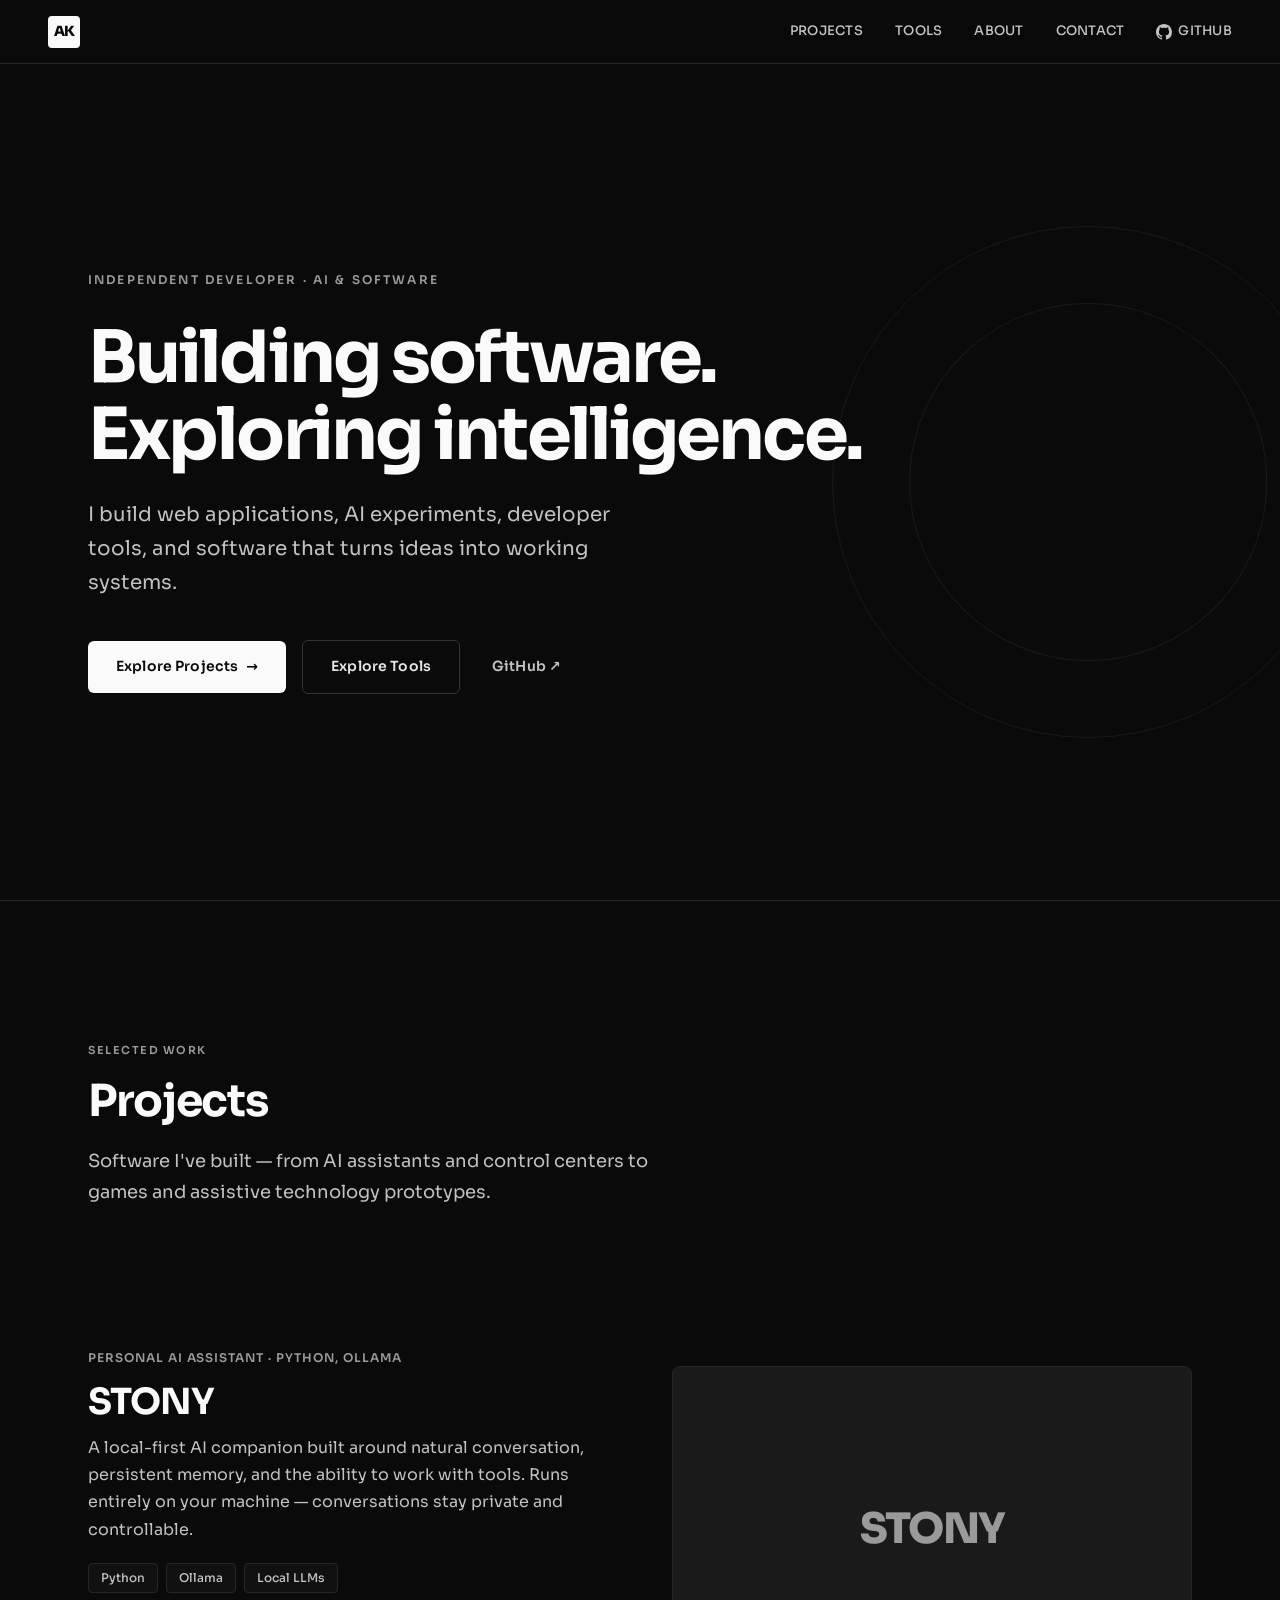
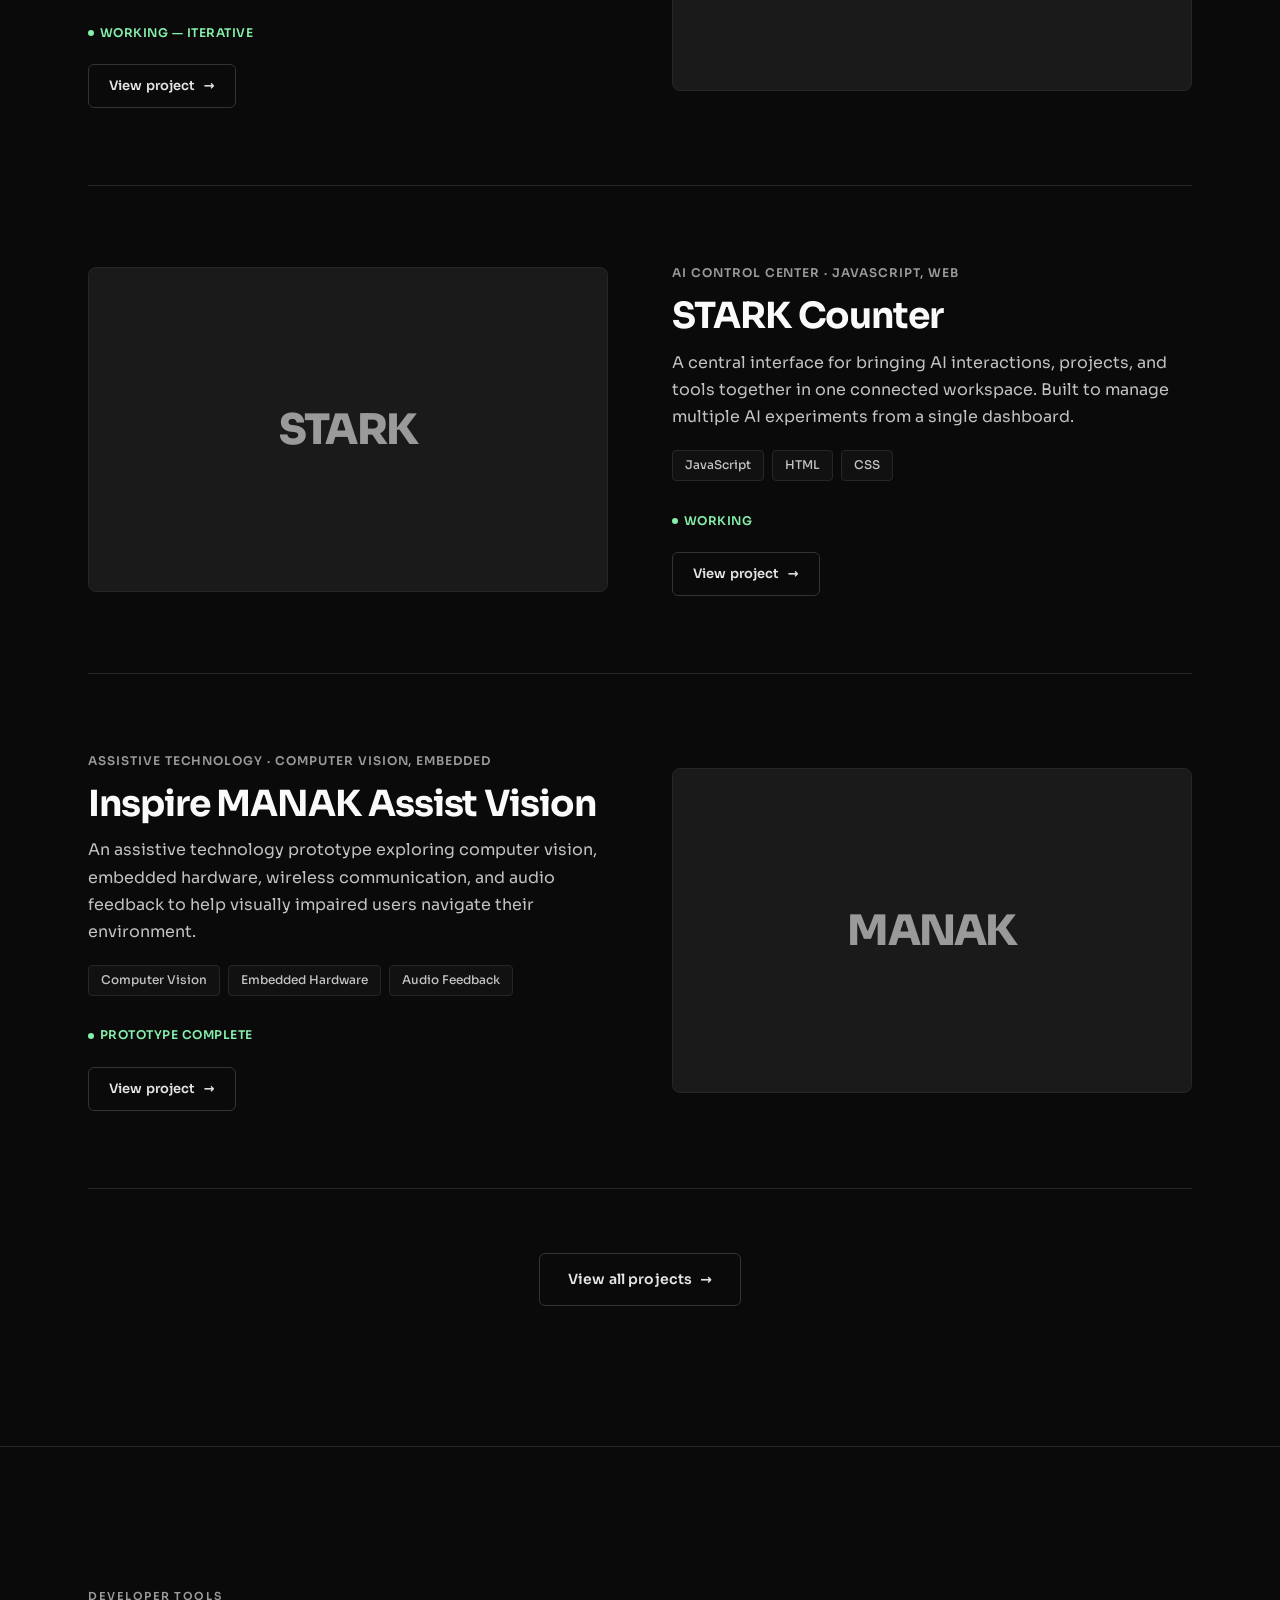
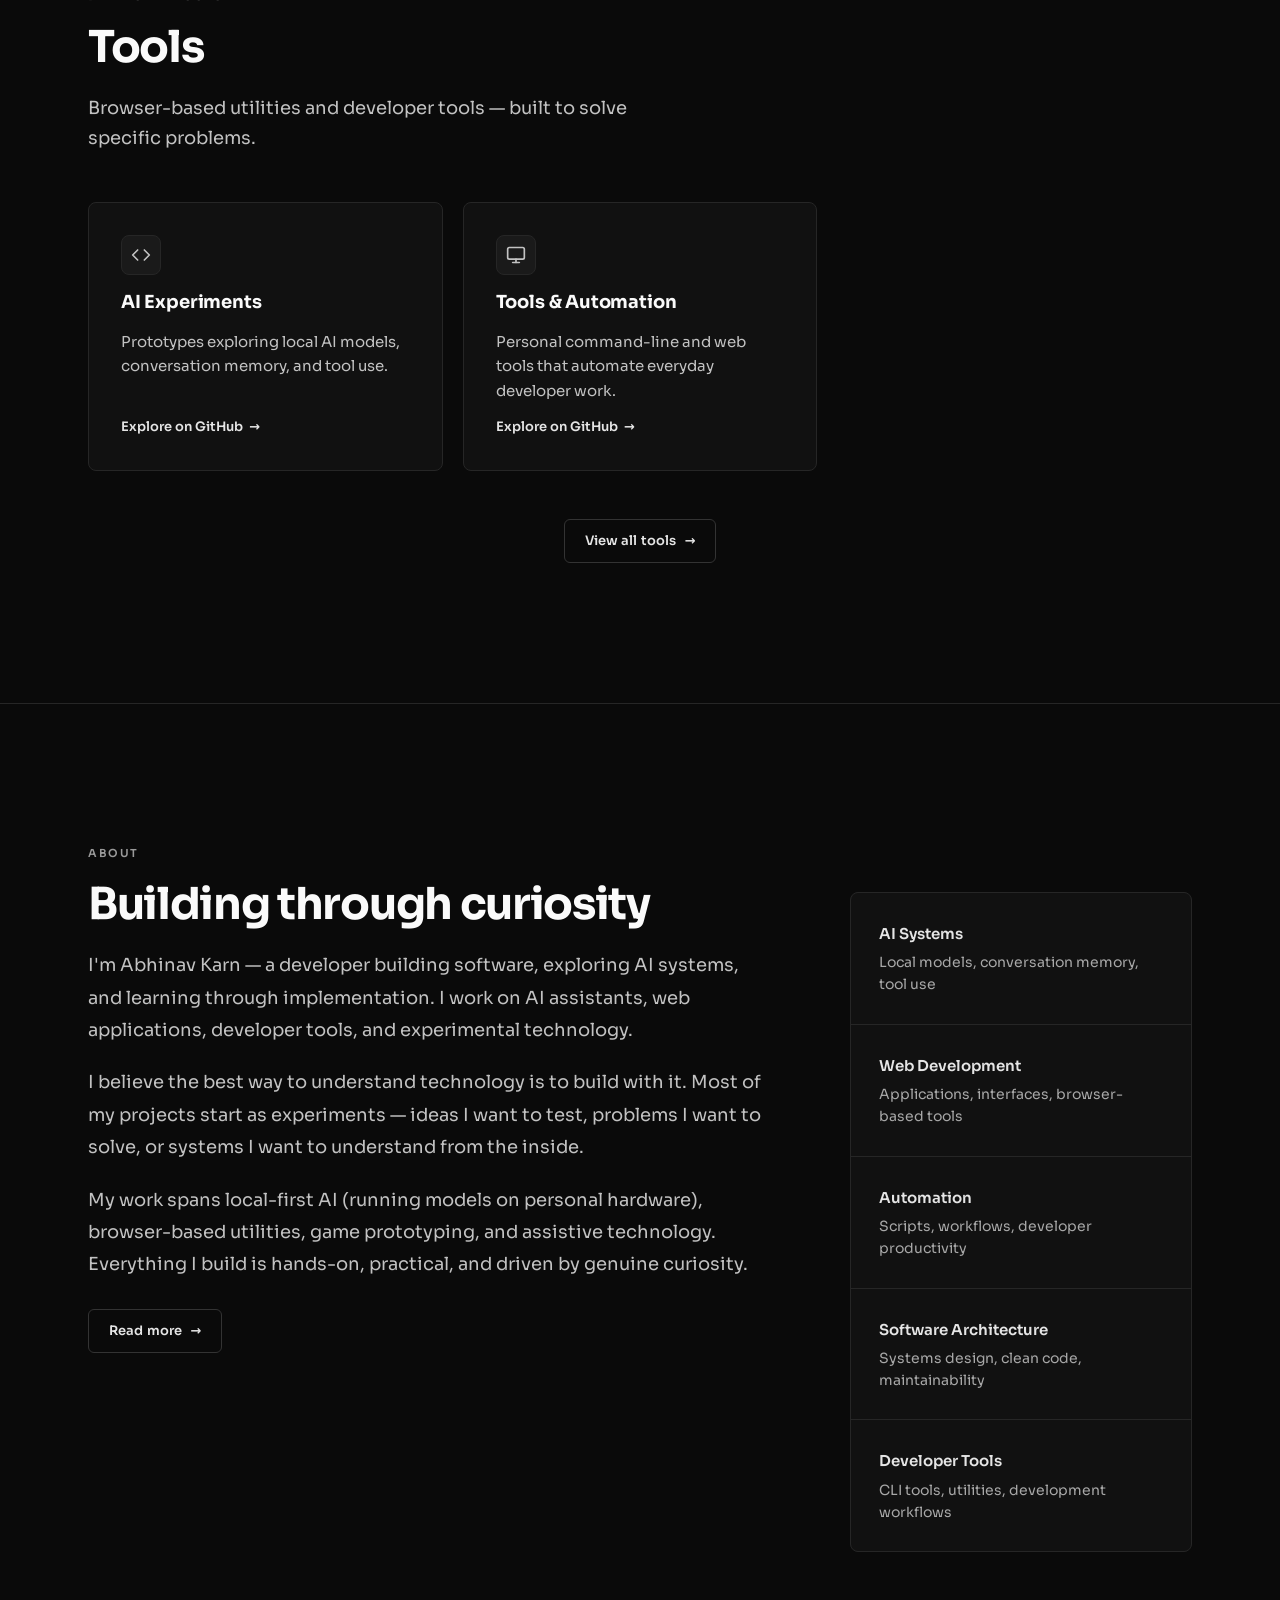
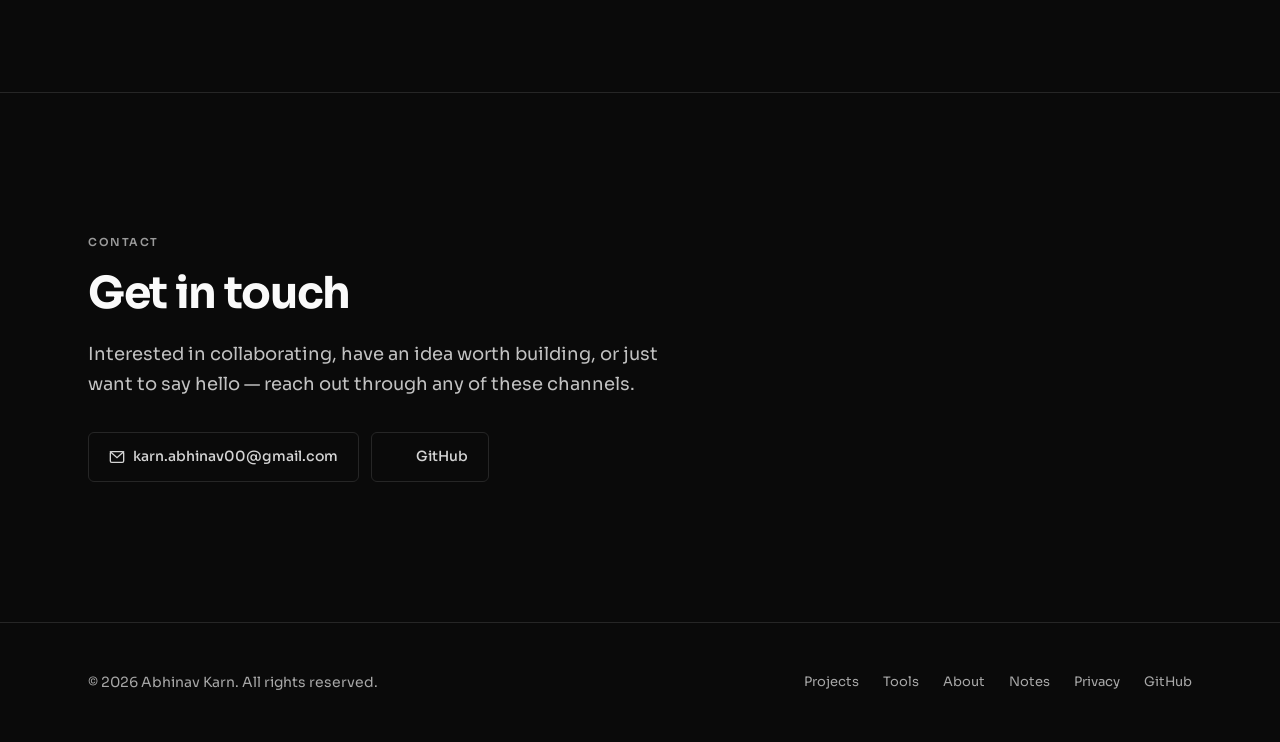
<file: index.html>
<!DOCTYPE html>
<html lang="en">
<head>
    <!-- Google Tag Manager (Ultra-optimized user-interaction and idle deferral) -->
    <script>
    window.dataLayer = window.dataLayer || [];
    function initGTM() {
        if (window.gtmDidInit) return;
        window.gtmDidInit = true;
        window.removeEventListener('scroll', initGTM);
        window.removeEventListener('pointerdown', initGTM);
        window.removeEventListener('touchstart', initGTM);
        window.removeEventListener('keydown', initGTM);
        (function(w,d,s,l,i){w[l]=w[l]||[];w[l].push({'gtm.start':
        new Date().getTime(),event:'gtm.js'});var f=d.getElementsByTagName(s)[0],
        j=d.createElement(s),dl=l!='dataLayer'?'&l='+l:'';j.async=true;j.src=
        'https://www.googletagmanager.com/gtm.js?id='+i+dl;f.parentNode.insertBefore(j,f);
        })(window,document,'script','dataLayer','GTM-N6VHCDK9');
    }
    window.addEventListener('scroll', initGTM, {passive: true, once: true});
    window.addEventListener('pointerdown', initGTM, {passive: true, once: true});
    window.addEventListener('touchstart', initGTM, {passive: true, once: true});
    window.addEventListener('keydown', initGTM, {passive: true, once: true});
    window.addEventListener('load', function() {
        if ('requestIdleCallback' in window) {
            requestIdleCallback(function() { setTimeout(initGTM, 2500); }, { timeout: 6000 });
        } else {
            setTimeout(initGTM, 4000);
        }
    }, { once: true });
    </script>
    <!-- End Google Tag Manager -->
    <meta charset="utf-8">
    <meta name="viewport" content="width=device-width, initial-scale=1, viewport-fit=cover">
    <title>Abhinav Karn — AI Systems &amp; Software Developer | Portfolio</title>
    <meta name="description" content="Portfolio of Abhinav Karn, an independent AI &amp; software developer in New Delhi exploring local-first AI assistants, web tools, and systems.">
    <meta name="robots" content="index, follow">
    <meta name="theme-color" content="#0a0a0a">
    <link rel="canonical" href="https://abhinavkarn.in/">
    <link rel="alternate" href="https://abhinavkarn.in/" hreflang="en">

    <!-- Open Graph -->
    <meta property="og:type" content="website">
    <meta property="og:site_name" content="Abhinav Karn">
    <meta property="og:locale" content="en_IN">
    <meta property="og:title" content="Abhinav Karn — AI Systems &amp; Software Developer | Portfolio">
    <meta property="og:description" content="Portfolio of Abhinav Karn, an independent AI &amp; software developer in New Delhi exploring local-first AI assistants, web tools, and systems.">
    <meta property="og:url" content="https://abhinavkarn.in/">
    <meta property="og:image" content="https://abhinavkarn.in/logo_white-black.png">
    <meta property="og:image:alt" content="Abhinav Karn — Developer Portfolio">

    <!-- Twitter / X -->
    <meta name="twitter:card" content="summary">
    <meta name="twitter:title" content="Abhinav Karn — AI Systems &amp; Software Developer | Portfolio">
    <meta name="twitter:description" content="Portfolio of Abhinav Karn, an independent AI &amp; software developer in New Delhi exploring local-first AI assistants, web tools, and systems.">
    <meta name="twitter:image" content="https://abhinavkarn.in/logo_white-black.png">

    <link rel="icon" href="logo_white-black.png" type="image/png">
    <link rel="apple-touch-icon" href="logo_white-black.png">

    <link rel="preconnect" href="https://fonts.googleapis.com">
    <link rel="preconnect" href="https://fonts.gstatic.com" crossorigin>
    <link rel="preload" as="style" href="https://fonts.googleapis.com/css2?family=Sora:wght@400;600;700;800&display=swap">
    <link rel="stylesheet" href="https://fonts.googleapis.com/css2?family=Sora:wght@400;600;700;800&display=swap" media="print" onload="this.media='all'">
    <noscript><link rel="stylesheet" href="https://fonts.googleapis.com/css2?family=Sora:wght@400;600;700;800&display=swap"></noscript>
    <link rel="stylesheet" href="assets/css/style.min.css">

    <script type="application/ld+json">
    {
      "@context": "https://schema.org",
      "@graph": [
        {
          "@type": "Person",
          "@id": "https://abhinavkarn.in/#person",
          "name": "Abhinav Karn",
          "url": "https://abhinavkarn.in/",
          "sameAs": ["https://github.com/KarnAbhinav00"],
          "jobTitle": "AI & Software Developer",
          "knowsAbout": ["Artificial Intelligence", "Software Development", "Web Development", "Automation"],
          "email": "karn.abhinav00@gmail.com",
          "description": "Independent developer building AI experiments, software projects, browser-based tools, and web applications."
        },
        {
          "@type": "WebSite",
          "@id": "https://abhinavkarn.in/#website",
          "url": "https://abhinavkarn.in/",
          "name": "Abhinav Karn",
          "description": "AI experiments, software projects, browser-based tools, and web development work by Abhinav Karn.",
          "inLanguage": "en",
          "publisher": { "@id": "https://abhinavkarn.in/#person" }
        },
        {
          "@type": "WebPage",
          "@id": "https://abhinavkarn.in/",
          "url": "https://abhinavkarn.in/",
          "name": "Abhinav Karn — AI & Software Developer",
          "description": "AI experiments, software projects, browser-based tools, and web development work by Abhinav Karn.",
          "inLanguage": "en",
          "isPartOf": { "@id": "https://abhinavkarn.in/#website" },
          "about": { "@id": "https://abhinavkarn.in/#person" }
        }
      ]
    }
    </script>
</head>
<body>
    <!-- Google Tag Manager (noscript) -->
    <noscript><iframe src="https://www.googletagmanager.com/ns.html?id=GTM-N6VHCDK9"
    height="0" width="0" style="display:none;visibility:hidden"></iframe></noscript>
    <!-- End Google Tag Manager (noscript) -->
    <a href="#main" class="skip-link">Skip to content</a>

    <header class="site-header">
            <a href="/" class="site-mark" aria-label="Abhinav Karn — Home">
            <span class="site-mark__symbol">AK</span>
        </a>

        <button class="nav-toggle" id="navToggle" aria-label="Open menu" aria-expanded="false" aria-controls="siteNav">
            <svg viewBox="0 0 24 24" fill="none" stroke-width="2" stroke-linecap="round">
                <line x1="4" y1="6" x2="20" y2="6"/>
                <line x1="4" y1="12" x2="20" y2="12"/>
                <line x1="4" y1="18" x2="20" y2="18"/>
            </svg>
        </button>

        <nav class="site-nav" id="siteNav" aria-label="Main navigation">
            <a href="/projects/" class="site-nav__link">Projects</a>
            <a href="/tools/" class="site-nav__link">Tools</a>
            <a href="/about/" class="site-nav__link">About</a>
            <a href="/contact/" class="site-nav__link">Contact</a>
            <a href="https://github.com/KarnAbhinav00" class="site-nav__link site-nav__link--github" target="_blank" rel="noopener noreferrer" aria-label="GitHub profile">
                <svg viewBox="0 0 16 16"><path d="M8 0C3.58 0 0 3.58 0 8c0 3.54 2.29 6.53 5.47 7.59.4.07.55-.17.55-.38 0-.19-.01-.82-.01-1.49-2.01.37-2.53-.49-2.69-.94-.09-.23-.48-.94-.82-1.13-.28-.15-.68-.52-.01-.53.63-.01 1.08.58 1.23.82.72 1.21 1.87.87 2.33.66.07-.52.28-.87.51-1.07-1.78-.2-3.64-.89-3.64-3.95 0-.87.31-1.59.82-2.15-.08-.2-.36-1.02.08-2.12 0 0 .67-.21 2.2.82.64-.18 1.32-.27 2-.27.68 0 1.36.09 2 .27 1.53-1.04 2.2-.82 2.2-.82.44 1.1.16 1.92.08 2.12.51.56.82 1.27.82 2.15 0 3.07-1.87 3.75-3.65 3.95.29.25.54.73.54 1.48 0 1.07-.01 1.93-.01 2.2 0 .21.15.46.55.38A8.013 8.013 0 0016 8c0-4.42-3.58-8-8-8z"/></svg>
                GitHub
            </a>
        </nav>
    </header>

    <main id="main">
        <!-- ============ HERO ============ -->
        <section class="hero">
            <div class="container">
                <div class="hero__content">
                    <span class="hero__eyebrow">Independent Developer · AI &amp; Software</span>
                    <h1 class="hero__heading">Building software.<br>Exploring intelligence.</h1>
                    <p class="hero__text">I build web applications, AI experiments, developer tools, and software that turns ideas into working systems.</p>
                    <div class="hero__actions">
                        <a href="/projects/" class="btn btn--primary">Explore Projects <span class="btn__arrow" aria-hidden="true">→</span></a>
                        <a href="/tools/" class="btn btn--secondary">Explore Tools</a>
                        <a href="https://github.com/KarnAbhinav00" class="btn btn--ghost" target="_blank" rel="noopener noreferrer">GitHub ↗</a>
                    </div>
                </div>
            </div>
            <div class="hero__visual" aria-hidden="true"></div>
        </section>

        <hr class="divider">

        <!-- ============ SELECTED PROJECTS ============ -->
        <section class="section" id="projects" aria-labelledby="projects-heading">
            <div class="container">
                <span class="section__label">Selected Work</span>
                <h2 class="section__heading" id="projects-heading">Projects</h2>
                <p class="section__desc" style="margin-bottom: clamp(40px, 6vw, 64px);">Software I've built — from AI assistants and control centers to games and assistive technology prototypes.</p>

                <!-- STONY -->
                <article class="project-entry reveal">
                    <div class="project-entry__visual">
                        <span class="project-entry__icon" aria-hidden="true">STONY</span>
                    </div>
                    <div>
                        <div class="project-entry__meta">Personal AI Assistant · Python, Ollama</div>
                        <h3 class="project-entry__title">STONY</h3>
                        <p class="project-entry__desc">A local-first AI companion built around natural conversation, persistent memory, and the ability to work with tools. Runs entirely on your machine — conversations stay private and controllable.</p>
                        <div class="project-entry__tech">
                            <span class="tag">Python</span>
                            <span class="tag">Ollama</span>
                            <span class="tag">Local LLMs</span>
                        </div>
                        <span class="status status--active">Working — Iterative</span>
                        <div style="margin-top: 20px;">
                            <a href="/projects/stony-ai-assistant/" class="btn btn--secondary btn--sm" aria-label="View STONY AI Assistant project">View project <span class="btn__arrow" aria-hidden="true">→</span></a>
                        </div>
                    </div>
                </article>

                <!-- STARK Counter -->
                <article class="project-entry reveal">
                    <div class="project-entry__visual">
                        <span class="project-entry__icon" aria-hidden="true">STARK</span>
                    </div>
                    <div>
                        <div class="project-entry__meta">AI Control Center · JavaScript, Web</div>
                        <h3 class="project-entry__title">STARK Counter</h3>
                        <p class="project-entry__desc">A central interface for bringing AI interactions, projects, and tools together in one connected workspace. Built to manage multiple AI experiments from a single dashboard.</p>
                        <div class="project-entry__tech">
                            <span class="tag">JavaScript</span>
                            <span class="tag">HTML</span>
                            <span class="tag">CSS</span>
                        </div>
                        <span class="status status--active">Working</span>
                        <div style="margin-top: 20px;">
                            <a href="/projects/stark-counter/" class="btn btn--secondary btn--sm" aria-label="View STARK Counter project">View project <span class="btn__arrow" aria-hidden="true">→</span></a>
                        </div>
                    </div>
                </article>

                <!-- Inspire MANAK -->
                <article class="project-entry reveal">
                    <div class="project-entry__visual">
                        <span class="project-entry__icon" aria-hidden="true">MANAK</span>
                    </div>
                    <div>
                        <div class="project-entry__meta">Assistive Technology · Computer Vision, Embedded</div>
                        <h3 class="project-entry__title">Inspire MANAK Assist Vision</h3>
                        <p class="project-entry__desc">An assistive technology prototype exploring computer vision, embedded hardware, wireless communication, and audio feedback to help visually impaired users navigate their environment.</p>
                        <div class="project-entry__tech">
                            <span class="tag">Computer Vision</span>
                            <span class="tag">Embedded Hardware</span>
                            <span class="tag">Audio Feedback</span>
                        </div>
                        <span class="status status--active">Prototype Complete</span>
                        <div style="margin-top: 20px;">
                            <a href="/projects/inspire-manak/" class="btn btn--secondary btn--sm" aria-label="View Inspire MANAK Assist Vision project">View project <span class="btn__arrow" aria-hidden="true">→</span></a>
                        </div>
                    </div>
                </article>

                <div style="text-align: center; margin-top: clamp(40px, 6vw, 64px);">
                    <a href="/projects/" class="btn btn--secondary">View all projects <span class="btn__arrow" aria-hidden="true">→</span></a>
                </div>
            </div>
        </section>

        <hr class="divider">

        <!-- ============ TOOLS ============ -->
        <section class="section" id="tools" aria-labelledby="tools-heading">
            <div class="container">
                <span class="section__label">Developer Tools</span>
                <h2 class="section__heading" id="tools-heading">Tools</h2>
                <p class="section__desc" style="margin-bottom: clamp(32px, 5vw, 48px);">Browser-based utilities and developer tools — built to solve specific problems.</p>

                <div class="tools-grid">
                    <a href="https://github.com/KarnAbhinav00" class="tool-card reveal" target="_blank" rel="noopener noreferrer">
                        <div class="tool-card__icon" aria-hidden="true">
                            <svg viewBox="0 0 24 24" fill="none" stroke="currentColor" stroke-width="2" stroke-linecap="round" stroke-linejoin="round"><polyline points="16 18 22 12 16 6"/><polyline points="8 6 2 12 8 18"/></svg>
                        </div>
                        <div class="tool-card__title">AI Experiments</div>
                        <div class="tool-card__desc">Prototypes exploring local AI models, conversation memory, and tool use.</div>
                        <span class="tool-card__cta">Explore on GitHub <span aria-hidden="true">→</span></span>
                    </a>

                    <a href="https://github.com/KarnAbhinav00" class="tool-card reveal" target="_blank" rel="noopener noreferrer">
                        <div class="tool-card__icon" aria-hidden="true">
                            <svg viewBox="0 0 24 24" fill="none" stroke="currentColor" stroke-width="2" stroke-linecap="round" stroke-linejoin="round"><rect x="2" y="3" width="20" height="14" rx="2" ry="2"/><line x1="8" y1="21" x2="16" y2="21"/><line x1="12" y1="17" x2="12" y2="21"/></svg>
                        </div>
                        <div class="tool-card__title">Tools &amp; Automation</div>
                        <div class="tool-card__desc">Personal command-line and web tools that automate everyday developer work.</div>
                        <span class="tool-card__cta">Explore on GitHub <span aria-hidden="true">→</span></span>
                    </a>
                </div>

                <div style="text-align: center; margin-top: clamp(32px, 5vw, 48px);">
                    <a href="/tools/" class="btn btn--secondary btn--sm">View all tools <span class="btn__arrow" aria-hidden="true">→</span></a>
                </div>
            </div>
        </section>

        <hr class="divider">

        <!-- ============ ABOUT ============ -->
        <section class="section" id="about" aria-labelledby="about-heading">
            <div class="container">
                <div class="about-grid">
                    <div>
                        <span class="section__label">About</span>
                        <h2 class="section__heading" id="about-heading">Building through curiosity</h2>
                        <div class="about-text reveal">
                            <p>I'm Abhinav Karn — a developer building software, exploring AI systems, and learning through implementation. I work on AI assistants, web applications, developer tools, and experimental technology.</p>
                            <p>I believe the best way to understand technology is to build with it. Most of my projects start as experiments — ideas I want to test, problems I want to solve, or systems I want to understand from the inside.</p>
                            <p>My work spans local-first AI (running models on personal hardware), browser-based utilities, game prototyping, and assistive technology. Everything I build is hands-on, practical, and driven by genuine curiosity.</p>
                        </div>
                        <div style="margin-top: 28px;">
                            <a href="/about/" class="btn btn--secondary btn--sm">Read more <span class="btn__arrow" aria-hidden="true">→</span></a>
                        </div>
                    </div>
                    <div>
                        <div class="interests-grid reveal" style="margin-top: 48px;">
                            <div class="interest-item">
                                <div class="interest-item__title">AI Systems</div>
                                <div class="interest-item__desc">Local models, conversation memory, tool use</div>
                            </div>
                            <div class="interest-item">
                                <div class="interest-item__title">Web Development</div>
                                <div class="interest-item__desc">Applications, interfaces, browser-based tools</div>
                            </div>
                            <div class="interest-item">
                                <div class="interest-item__title">Automation</div>
                                <div class="interest-item__desc">Scripts, workflows, developer productivity</div>
                            </div>
                            <div class="interest-item">
                                <div class="interest-item__title">Software Architecture</div>
                                <div class="interest-item__desc">Systems design, clean code, maintainability</div>
                            </div>
                            <div class="interest-item">
                                <div class="interest-item__title">Developer Tools</div>
                                <div class="interest-item__desc">CLI tools, utilities, development workflows</div>
                            </div>
                        </div>
                    </div>
                </div>
            </div>
        </section>

        <hr class="divider">

        <!-- ============ CONTACT ============ -->
        <section class="section" id="contact" aria-labelledby="contact-heading">
            <div class="container">
                <span class="section__label">Contact</span>
                <h2 class="section__heading" id="contact-heading">Get in touch</h2>
                <p class="section__desc">Interested in collaborating, have an idea worth building, or just want to say hello — reach out through any of these channels.</p>

                <div class="contact-links reveal">
                    <a href="mailto:karn.abhinav00@gmail.com" class="contact-link">
                        <svg viewBox="0 0 24 24" fill="none" stroke="currentColor" stroke-width="2" stroke-linecap="round"><rect x="2" y="4" width="20" height="16" rx="2"/><polyline points="22,4 12,13 2,4"/></svg>
                        karn.abhinav00@gmail.com
                    </a>
                    <a href="https://github.com/KarnAbhinav00" class="contact-link" target="_blank" rel="noopener noreferrer">
                        <svg viewBox="0 0 16 16" fill="currentColor" style="stroke:none;width:16px;height:16px"><path d="M8 0C3.58 0 0 3.58 0 8c0 3.54 2.29 6.53 5.47 7.59.4.07.55-.17.55-.38 0-.19-.01-.82-.01-1.49-2.01.37-2.53-.49-2.69-.94-.09-.23-.48-.94-.82-1.13-.28-.15-.68-.52-.01-.53.63-.01 1.08.58 1.23.82.72 1.21 1.87.87 2.33.66.07-.52.28-.87.51-1.07-1.78-.2-3.64-.89-3.64-3.95 0-.87.31-1.59.82-2.15-.08-.2-.36-1.02.08-2.12 0 0 .67-.21 2.2.82.64-.18 1.32-.27 2-.27.68 0 1.36.09 2 .27 1.53-1.04 2.2-.82 2.2-.82.44 1.1.16 1.92.08 2.12.51.56.82 1.27.82 2.15 0 3.07-1.87 3.75-3.65 3.95.29.25.54.73.54 1.48 0 1.07-.01 1.93-.01 2.2 0 .21.15.46.55.38A8.013 8.013 0 0016 8c0-4.42-3.58-8-8-8z"/></svg>
                        GitHub
                    </a>
                </div>
            </div>
        </section>
    </main>

        <!-- Floating Bottom Liquid Glass Navbar -->
    <div class="floating-dock-container" aria-label="Quick navigation">
        <nav class="floating-dock">
            <a href="/" class="dock-item"  aria-label="Home">
                <svg viewBox="0 0 24 24"><path d="M3 9l9-7 9 7v11a2 2 0 0 1-2 2H5a2 2 0 0 1-2-2z"/><polyline points="9 22 9 12 15 12 15 22"/></svg>
                <span class="dock-label">Home</span>
            </a>
            <a href="/projects/" class="dock-item"  aria-label="Projects">
                <svg viewBox="0 0 24 24"><path d="M22 19a2 2 0 0 1-2 2H4a2 2 0 0 1-2-2V5a2 2 0 0 1 2-2h5l2 3h9a2 2 0 0 1 2 2z"/></svg>
                <span class="dock-label">Projects</span>
            </a>
            <a href="/tools/" class="dock-item"  aria-label="Tools">
                <svg viewBox="0 0 24 24"><path d="M14.7 6.3a1 1 0 0 0 0 1.4l1.6 1.6a1 1 0 0 0 1.4 0l3.77-3.77a6 6 0 0 1-7.94 7.94l-6.91 6.91a2.12 2.12 0 0 1-3-3l6.91-6.91a6 6 0 0 1 7.94-7.94l-3.76 3.76z"/></svg>
                <span class="dock-label">Tools</span>
            </a>
            <a href="/about/" class="dock-item"  aria-label="About">
                <svg viewBox="0 0 24 24"><path d="M20 21v-2a4 4 0 0 0-4-4H8a4 4 0 0 0-4 4v2"/><circle cx="12" cy="7" r="4"/></svg>
                <span class="dock-label">About</span>
            </a>
            <a href="/contact/" class="dock-item"  aria-label="Contact">
                <svg viewBox="0 0 24 24"><path d="M4 4h16c1.1 0 2 .9 2 2v12c0 1.1-.9 2-2 2H4c-1.1 0-2-.9-2-2V6c0-1.1.9-2 2-2z"/><polyline points="22,6 12,13 2,6"/></svg>
                <span class="dock-label">Contact</span>
            </a>
            <div class="dock-divider" aria-hidden="true"></div>
            <a href="https://github.com/KarnAbhinav00" class="dock-item" target="_blank" rel="noopener noreferrer" aria-label="GitHub Profile">
                <svg viewBox="0 0 16 16" fill="currentColor" stroke="none" style="width:16px;height:16px;"><path d="M8 0C3.58 0 0 3.58 0 8c0 3.54 2.29 6.53 5.47 7.59.4.07.55-.17.55-.38 0-.19-.01-.82-.01-1.49-2.01.37-2.53-.49-2.69-.94-.09-.23-.48-.94-.82-1.13-.28-.15-.68-.52-.01-.53.63-.01 1.08.58 1.23.82.72 1.21 1.87.87 2.33.66.07-.52.28-.87.51-1.07-1.78-.2-3.64-.89-3.64-3.95 0-.87.31-1.59.82-2.15-.08-.2-.36-1.02.08-2.12 0 0 .67-.21 2.2.82.64-.18 1.32-.27 2-.27.68 0 1.36.09 2 .27 1.53-1.04 2.2-.82 2.2-.82.44 1.1.16 1.92.08 2.12.51.56.82 1.27.82 2.15 0 3.07-1.87 3.75-3.65 3.95.29.25.54.73.54 1.48 0 1.07-.01 1.93-.01 2.2 0 .21.15.46.55.38A8.013 8.013 0 0016 8c0-4.42-3.58-8-8-8z"/></svg>
            </a>
        </nav>
    </div>
<footer class="site-footer">
        <div class="container">
            <div class="footer-inner">
                <div class="footer-copy">&copy; 2026 Abhinav Karn. All rights reserved.</div>
                <nav class="footer-links" aria-label="Footer navigation">
                    <a href="/projects/">Projects</a>
                    <a href="/tools/">Tools</a>
                    <a href="/about/">About</a>
                    <a href="/notes/">Notes</a>
                    <a href="/privacy-policy/">Privacy</a>
                    <a href="https://github.com/KarnAbhinav00" target="_blank" rel="noopener noreferrer">GitHub</a>
                </nav>
            </div>
        </div>
    </footer>

    <script>
    /* Navigation toggle */
    (function() {
        var toggle = document.getElementById('navToggle');
        var nav = document.getElementById('siteNav');
        if (!toggle || !nav) return;
        toggle.addEventListener('click', function() {
            var expanded = toggle.getAttribute('aria-expanded') === 'true';
            toggle.setAttribute('aria-expanded', !expanded);
            nav.classList.toggle('is-open', !expanded);
            document.body.style.overflow = !expanded ? 'hidden' : '';
        });
        nav.querySelectorAll('.site-nav__link').forEach(function(link) {
            link.addEventListener('click', function() {
                toggle.setAttribute('aria-expanded', 'false');
                nav.classList.remove('is-open');
                document.body.style.overflow = '';
            });
        });
        document.addEventListener('keydown', function(e) {
            if (e.key === 'Escape' && nav.classList.contains('is-open')) {
                toggle.setAttribute('aria-expanded', 'false');
                nav.classList.remove('is-open');
                document.body.style.overflow = '';
                toggle.focus();
            }
        });
    })();

    /* Reveal on scroll */
    (function() {
        var els = document.querySelectorAll('.reveal');
        if (!els.length) return;
        var observer = new IntersectionObserver(function(entries) {
            entries.forEach(function(entry) {
                if (entry.isIntersecting) {
                    entry.target.classList.add('is-visible');
                    observer.unobserve(entry.target);
                }
            });
        }, { threshold: 0.1, rootMargin: '0px 0px -40px 0px' });
        els.forEach(function(el) { observer.observe(el); });
    })();
    </script>
</body>
</html>
</file>
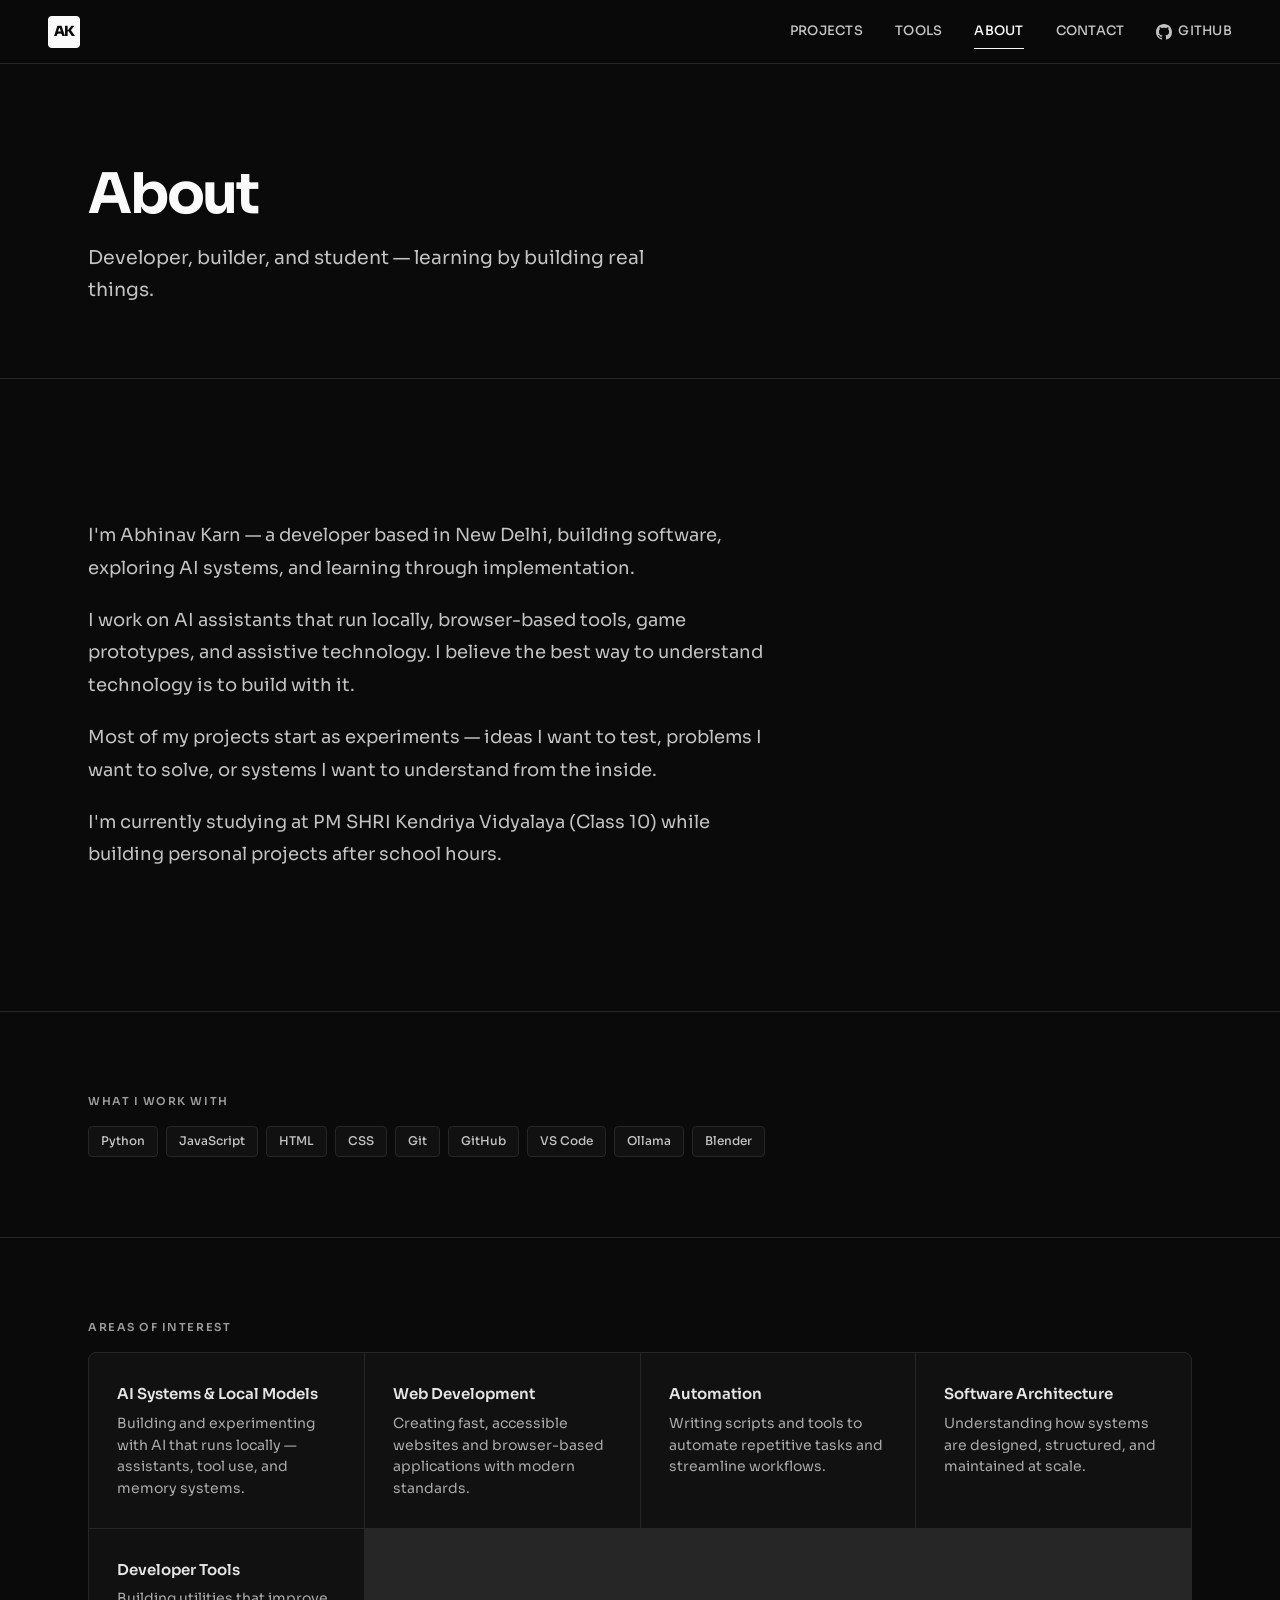
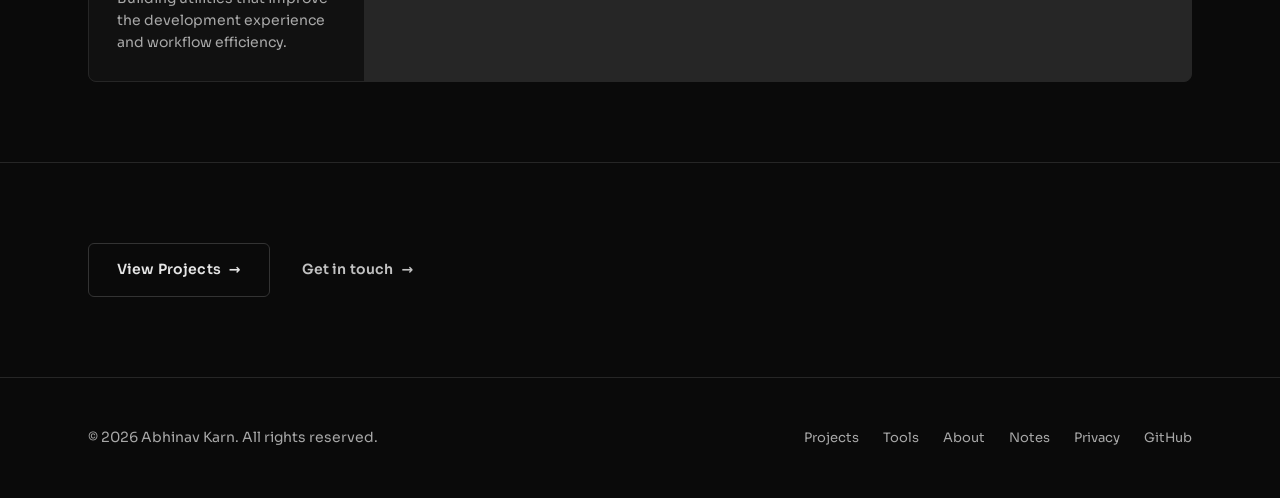
<file: about/index.html>
<!DOCTYPE html>
<html lang="en">
<head>
    <!-- Google Tag Manager (Ultra-optimized user-interaction and idle deferral) -->
    <script>
    window.dataLayer = window.dataLayer || [];
    function initGTM() {
        if (window.gtmDidInit) return;
        window.gtmDidInit = true;
        window.removeEventListener('scroll', initGTM);
        window.removeEventListener('pointerdown', initGTM);
        window.removeEventListener('touchstart', initGTM);
        window.removeEventListener('keydown', initGTM);
        (function(w,d,s,l,i){w[l]=w[l]||[];w[l].push({'gtm.start':
        new Date().getTime(),event:'gtm.js'});var f=d.getElementsByTagName(s)[0],
        j=d.createElement(s),dl=l!='dataLayer'?'&l='+l:'';j.async=true;j.src=
        'https://www.googletagmanager.com/gtm.js?id='+i+dl;f.parentNode.insertBefore(j,f);
        })(window,document,'script','dataLayer','GTM-N6VHCDK9');
    }
    window.addEventListener('scroll', initGTM, {passive: true, once: true});
    window.addEventListener('pointerdown', initGTM, {passive: true, once: true});
    window.addEventListener('touchstart', initGTM, {passive: true, once: true});
    window.addEventListener('keydown', initGTM, {passive: true, once: true});
    window.addEventListener('load', function() {
        if ('requestIdleCallback' in window) {
            requestIdleCallback(function() { setTimeout(initGTM, 2500); }, { timeout: 6000 });
        } else {
            setTimeout(initGTM, 4000);
        }
    }, { once: true });
    </script>
    <!-- End Google Tag Manager -->
    <meta charset="UTF-8">
    <meta name="viewport" content="width=device-width, initial-scale=1.0">
    <title>About Abhinav Karn — AI &amp; Software Developer | Background</title>
    <meta name="description" content="Learn about Abhinav Karn, an independent developer based in New Delhi focused on local AI architectures, software engineering, and systems prototyping.">
    <link rel="canonical" href="https://abhinavkarn.in/about/">
    <meta name="robots" content="index, follow">
    <meta name="theme-color" content="#0a0a0a">
    <meta property="og:type" content="website">
    <meta property="og:site_name" content="Abhinav Karn">
    <meta property="og:title" content="About Abhinav Karn — AI &amp; Software Developer | Background">
    <meta property="og:description" content="Learn about Abhinav Karn, an independent developer based in New Delhi focused on local AI architectures, software engineering, and systems prototyping.">
    <meta property="og:image" content="https://abhinavkarn.in/logo_white-black.png">
    <meta property="og:image:alt" content="Abhinav Karn — Developer Portfolio">
    <meta name="twitter:card" content="summary">
    <meta name="twitter:title" content="About Abhinav Karn — AI &amp; Software Developer | Background">
    <meta name="twitter:description" content="Learn about Abhinav Karn, an independent developer based in New Delhi focused on local AI architectures, software engineering, and systems prototyping.">
    <meta name="twitter:image" content="https://abhinavkarn.in/logo_white-black.png">
    <link rel="icon" href="../logo_white-black.png" type="image/png">
    <link rel="apple-touch-icon" href="../logo_white-black.png">
    <meta property="og:url" content="https://abhinavkarn.in/about/">
    <link rel="stylesheet" href="../assets/css/style.min.css">
    <link rel="preconnect" href="https://fonts.googleapis.com">
    <link rel="preconnect" href="https://fonts.gstatic.com" crossorigin>
    <link rel="preload" as="style" href="https://fonts.googleapis.com/css2?family=Sora:wght@400;600;700;800&display=swap">
    <link rel="stylesheet" href="https://fonts.googleapis.com/css2?family=Sora:wght@400;600;700;800&display=swap" media="print" onload="this.media='all'">
    <noscript><link rel="stylesheet" href="https://fonts.googleapis.com/css2?family=Sora:wght@400;600;700;800&display=swap"></noscript>
    <script type="application/ld+json">
    {
      "@context": "https://schema.org",
      "@type": "ProfilePage",
      "@id": "https://abhinavkarn.in/about/#webpage",
      "url": "https://abhinavkarn.in/about/",
      "name": "About — Abhinav Karn",
      "description": "Background, interests, and engineering approach of Abhinav Karn.",
      "mainEntity": {
        "@type": "Person",
        "@id": "https://abhinavkarn.in/#person",
        "name": "Abhinav Karn",
        "jobTitle": "AI & Software Developer",
        "url": "https://abhinavkarn.in/",
        "sameAs": ["https://github.com/KarnAbhinav00"]
      }
    }
    </script>
</head>
<body>
    <!-- Google Tag Manager (noscript) -->
    <noscript><iframe src="https://www.googletagmanager.com/ns.html?id=GTM-N6VHCDK9"
    height="0" width="0" style="display:none;visibility:hidden"></iframe></noscript>
    <!-- End Google Tag Manager (noscript) -->

<a href="#main" class="skip-link">Skip to content</a>

<header class="site-header">
        <a href="/" class="site-mark" aria-label="Abhinav Karn — Home">
        <span class="site-mark__symbol">AK</span>
    </a>
    <button class="nav-toggle" id="navToggle" aria-label="Open menu" aria-expanded="false" aria-controls="siteNav">
        <svg viewBox="0 0 24 24" fill="none" stroke-width="2" stroke-linecap="round"><line x1="4" y1="6" x2="20" y2="6"/><line x1="4" y1="12" x2="20" y2="12"/><line x1="4" y1="18" x2="20" y2="18"/></svg>
    </button>
    <nav class="site-nav" id="siteNav" aria-label="Main navigation">
        <a href="/projects/" class="site-nav__link">Projects</a>
        <a href="/tools/" class="site-nav__link">Tools</a>
        <a href="/about/" class="site-nav__link" aria-current="page">About</a>
        <a href="/contact/" class="site-nav__link">Contact</a>
        <a href="https://github.com/KarnAbhinav00" class="site-nav__link site-nav__link--github" target="_blank" rel="noopener noreferrer" aria-label="GitHub profile">
            <svg viewBox="0 0 16 16"><path d="M8 0C3.58 0 0 3.58 0 8c0 3.54 2.29 6.53 5.47 7.59.4.07.55-.17.55-.38 0-.19-.01-.82-.01-1.49-2.01.37-2.53-.49-2.69-.94-.09-.23-.48-.94-.82-1.13-.28-.15-.68-.52-.01-.53.63-.01 1.08.58 1.23.82.72 1.21 1.87.87 2.33.66.07-.52.28-.87.51-1.07-1.78-.2-3.64-.89-3.64-3.95 0-.87.31-1.59.82-2.15-.08-.2-.36-1.02.08-2.12 0 0 .67-.21 2.2.82.64-.18 1.32-.27 2-.27.68 0 1.36.09 2 .27 1.53-1.04 2.2-.82 2.2-.82.44 1.1.16 1.92.08 2.12.51.56.82 1.27.82 2.15 0 3.07-1.87 3.75-3.65 3.95.29.25.54.73.54 1.48 0 1.07-.01 1.93-.01 2.2 0 .21.15.46.55.38A8.013 8.013 0 0016 8c0-4.42-3.58-8-8-8z"/></svg>
            GitHub
        </a>
    </nav>
</header>

<main id="main">
    <section class="page-hero">
        <div class="container">
            <div class="reveal">
                <h1 class="page-hero__title">About</h1>
                <p class="page-hero__desc">Developer, builder, and student — learning by building real things.</p>
            </div>
        </div>
    </section>

    <section class="section">
        <div class="container">
            <div class="about-grid">
                <div class="about-text reveal">
                    <p>I'm Abhinav Karn — a developer based in New Delhi, building software, exploring AI systems, and learning through implementation.</p>
                    <p>I work on AI assistants that run locally, browser-based tools, game prototypes, and assistive technology. I believe the best way to understand technology is to build with it.</p>
                    <p>Most of my projects start as experiments — ideas I want to test, problems I want to solve, or systems I want to understand from the inside.</p>
                    <p>I'm currently studying at PM SHRI Kendriya Vidyalaya (Class 10) while building personal projects after school hours.</p>
                </div>
            </div>
        </div>
    </section>

    <hr class="divider">

    <section class="section--sm">
        <div class="container">
            <div class="reveal">
                <span class="section__label">What I work with</span>
                <div style="display: flex; flex-wrap: wrap; gap: 8px; margin-top: 16px;">
                    <span class="tag">Python</span>
                    <span class="tag">JavaScript</span>
                    <span class="tag">HTML</span>
                    <span class="tag">CSS</span>
                    <span class="tag">Git</span>
                    <span class="tag">GitHub</span>
                    <span class="tag">VS Code</span>
                    <span class="tag">Ollama</span>
                    <span class="tag">Blender</span>
                </div>
            </div>
        </div>
    </section>

    <hr class="divider">

    <section class="section--sm">
        <div class="container">
            <div class="reveal">
                <span class="section__label">Areas of interest</span>
                <div class="interests-grid" style="margin-top: 16px;">
                    <div class="interest-item">
                        <div class="interest-item__title">AI Systems &amp; Local Models</div>
                        <div class="interest-item__desc">Building and experimenting with AI that runs locally — assistants, tool use, and memory systems.</div>
                    </div>
                    <div class="interest-item">
                        <div class="interest-item__title">Web Development</div>
                        <div class="interest-item__desc">Creating fast, accessible websites and browser-based applications with modern standards.</div>
                    </div>
                    <div class="interest-item">
                        <div class="interest-item__title">Automation</div>
                        <div class="interest-item__desc">Writing scripts and tools to automate repetitive tasks and streamline workflows.</div>
                    </div>
                    <div class="interest-item">
                        <div class="interest-item__title">Software Architecture</div>
                        <div class="interest-item__desc">Understanding how systems are designed, structured, and maintained at scale.</div>
                    </div>
                    <div class="interest-item">
                        <div class="interest-item__title">Developer Tools</div>
                        <div class="interest-item__desc">Building utilities that improve the development experience and workflow efficiency.</div>
                    </div>
                </div>
            </div>
        </div>
    </section>

    <hr class="divider">

    <section class="section--sm">
        <div class="container">
            <div class="reveal" style="display: flex; gap: 16px; flex-wrap: wrap;">
                <a href="/projects/" class="btn btn--secondary">View Projects <span class="btn__arrow" aria-hidden="true">→</span></a>
                <a href="/contact/" class="btn btn--ghost">Get in touch <span class="btn__arrow" aria-hidden="true">→</span></a>
            </div>
        </div>
    </section>
</main>

    <!-- Floating Bottom Liquid Glass Navbar -->
    <div class="floating-dock-container" aria-label="Quick navigation">
        <nav class="floating-dock">
            <a href="/" class="dock-item"  aria-label="Home">
                <svg viewBox="0 0 24 24"><path d="M3 9l9-7 9 7v11a2 2 0 0 1-2 2H5a2 2 0 0 1-2-2z"/><polyline points="9 22 9 12 15 12 15 22"/></svg>
                <span class="dock-label">Home</span>
            </a>
            <a href="/projects/" class="dock-item"  aria-label="Projects">
                <svg viewBox="0 0 24 24"><path d="M22 19a2 2 0 0 1-2 2H4a2 2 0 0 1-2-2V5a2 2 0 0 1 2-2h5l2 3h9a2 2 0 0 1 2 2z"/></svg>
                <span class="dock-label">Projects</span>
            </a>
            <a href="/tools/" class="dock-item"  aria-label="Tools">
                <svg viewBox="0 0 24 24"><path d="M14.7 6.3a1 1 0 0 0 0 1.4l1.6 1.6a1 1 0 0 0 1.4 0l3.77-3.77a6 6 0 0 1-7.94 7.94l-6.91 6.91a2.12 2.12 0 0 1-3-3l6.91-6.91a6 6 0 0 1 7.94-7.94l-3.76 3.76z"/></svg>
                <span class="dock-label">Tools</span>
            </a>
            <a href="/about/" class="dock-item"  aria-label="About">
                <svg viewBox="0 0 24 24"><path d="M20 21v-2a4 4 0 0 0-4-4H8a4 4 0 0 0-4 4v2"/><circle cx="12" cy="7" r="4"/></svg>
                <span class="dock-label">About</span>
            </a>
            <a href="/contact/" class="dock-item"  aria-label="Contact">
                <svg viewBox="0 0 24 24"><path d="M4 4h16c1.1 0 2 .9 2 2v12c0 1.1-.9 2-2 2H4c-1.1 0-2-.9-2-2V6c0-1.1.9-2 2-2z"/><polyline points="22,6 12,13 2,6"/></svg>
                <span class="dock-label">Contact</span>
            </a>
            <div class="dock-divider" aria-hidden="true"></div>
            <a href="https://github.com/KarnAbhinav00" class="dock-item" target="_blank" rel="noopener noreferrer" aria-label="GitHub Profile">
                <svg viewBox="0 0 16 16" fill="currentColor" stroke="none" style="width:16px;height:16px;"><path d="M8 0C3.58 0 0 3.58 0 8c0 3.54 2.29 6.53 5.47 7.59.4.07.55-.17.55-.38 0-.19-.01-.82-.01-1.49-2.01.37-2.53-.49-2.69-.94-.09-.23-.48-.94-.82-1.13-.28-.15-.68-.52-.01-.53.63-.01 1.08.58 1.23.82.72 1.21 1.87.87 2.33.66.07-.52.28-.87.51-1.07-1.78-.2-3.64-.89-3.64-3.95 0-.87.31-1.59.82-2.15-.08-.2-.36-1.02.08-2.12 0 0 .67-.21 2.2.82.64-.18 1.32-.27 2-.27.68 0 1.36.09 2 .27 1.53-1.04 2.2-.82 2.2-.82.44 1.1.16 1.92.08 2.12.51.56.82 1.27.82 2.15 0 3.07-1.87 3.75-3.65 3.95.29.25.54.73.54 1.48 0 1.07-.01 1.93-.01 2.2 0 .21.15.46.55.38A8.013 8.013 0 0016 8c0-4.42-3.58-8-8-8z"/></svg>
            </a>
        </nav>
    </div>
<footer class="site-footer">
    <div class="container">
        <div class="footer-inner">
            <div class="footer-copy">&copy; 2026 Abhinav Karn. All rights reserved.</div>
            <nav class="footer-links" aria-label="Footer navigation">
                <a href="/projects/">Projects</a>
                <a href="/tools/">Tools</a>
                <a href="/about/">About</a>
                <a href="/notes/">Notes</a>
                <a href="/privacy-policy/">Privacy</a>
                <a href="https://github.com/KarnAbhinav00" target="_blank" rel="noopener noreferrer">GitHub</a>
            </nav>
        </div>
    </div>
</footer>

<script>
(function() {
    var toggle = document.getElementById('navToggle');
    var nav = document.getElementById('siteNav');
    if (!toggle || !nav) return;
    toggle.addEventListener('click', function() {
        var expanded = toggle.getAttribute('aria-expanded') === 'true';
        toggle.setAttribute('aria-expanded', !expanded);
        nav.classList.toggle('is-open', !expanded);
        document.body.style.overflow = !expanded ? 'hidden' : '';
    });
    nav.querySelectorAll('.site-nav__link').forEach(function(link) {
        link.addEventListener('click', function() {
            toggle.setAttribute('aria-expanded', 'false');
            nav.classList.remove('is-open');
            document.body.style.overflow = '';
        });
    });
    document.addEventListener('keydown', function(e) {
        if (e.key === 'Escape' && nav.classList.contains('is-open')) {
            toggle.setAttribute('aria-expanded', 'false');
            nav.classList.remove('is-open');
            document.body.style.overflow = '';
            toggle.focus();
        }
    });
})();
(function() {
    var els = document.querySelectorAll('.reveal');
    if (!els.length) return;
    var observer = new IntersectionObserver(function(entries) {
        entries.forEach(function(entry) {
            if (entry.isIntersecting) {
                entry.target.classList.add('is-visible');
                observer.unobserve(entry.target);
            }
        });
    }, { threshold: 0.1, rootMargin: '0px 0px -40px 0px' });
    els.forEach(function(el) { observer.observe(el); });
})();
</script>

</body>
</html>
</file>
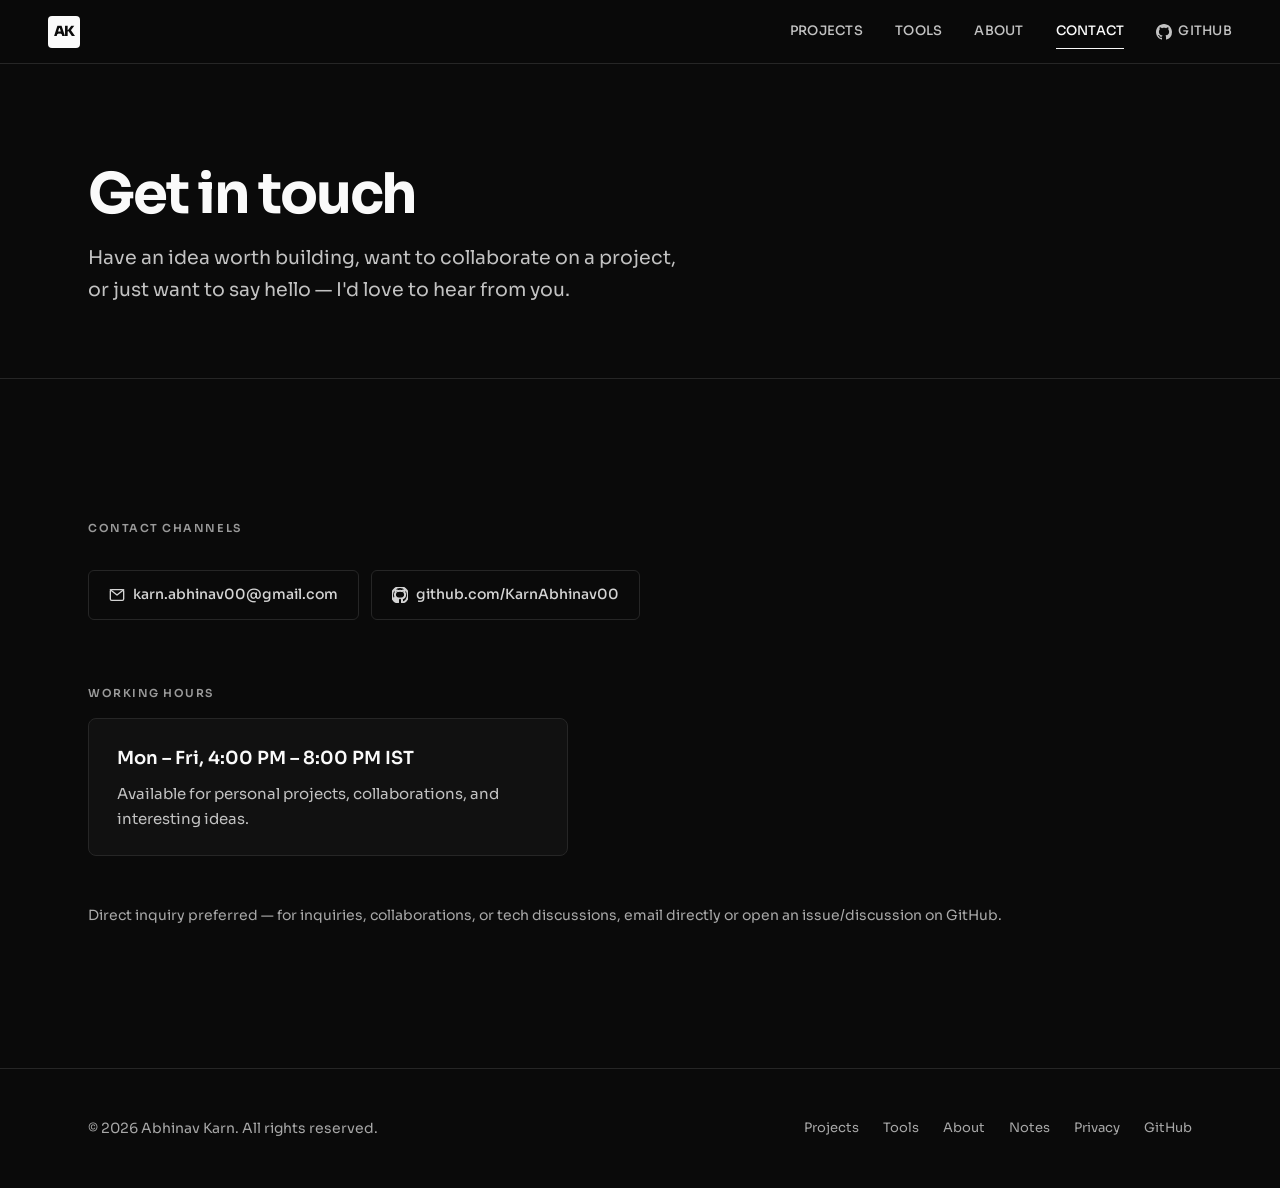
<file: contact/index.html>
<!DOCTYPE html>
<html lang="en">
<head>
    <!-- Google Tag Manager (Ultra-optimized user-interaction and idle deferral) -->
    <script>
    window.dataLayer = window.dataLayer || [];
    function initGTM() {
        if (window.gtmDidInit) return;
        window.gtmDidInit = true;
        window.removeEventListener('scroll', initGTM);
        window.removeEventListener('pointerdown', initGTM);
        window.removeEventListener('touchstart', initGTM);
        window.removeEventListener('keydown', initGTM);
        (function(w,d,s,l,i){w[l]=w[l]||[];w[l].push({'gtm.start':
        new Date().getTime(),event:'gtm.js'});var f=d.getElementsByTagName(s)[0],
        j=d.createElement(s),dl=l!='dataLayer'?'&l='+l:'';j.async=true;j.src=
        'https://www.googletagmanager.com/gtm.js?id='+i+dl;f.parentNode.insertBefore(j,f);
        })(window,document,'script','dataLayer','GTM-N6VHCDK9');
    }
    window.addEventListener('scroll', initGTM, {passive: true, once: true});
    window.addEventListener('pointerdown', initGTM, {passive: true, once: true});
    window.addEventListener('touchstart', initGTM, {passive: true, once: true});
    window.addEventListener('keydown', initGTM, {passive: true, once: true});
    window.addEventListener('load', function() {
        if ('requestIdleCallback' in window) {
            requestIdleCallback(function() { setTimeout(initGTM, 2500); }, { timeout: 6000 });
        } else {
            setTimeout(initGTM, 4000);
        }
    }, { once: true });
    </script>
    <!-- End Google Tag Manager -->
    <meta charset="UTF-8">
    <meta name="viewport" content="width=device-width, initial-scale=1.0">
    <title>Contact Abhinav Karn — Collaboration &amp; Inquiries</title>
    <meta name="description" content="Connect with Abhinav Karn for software collaboration, technical discussions, or open-source projects via verified direct email and GitHub.">
    <link rel="canonical" href="https://abhinavkarn.in/contact/">
    <meta name="robots" content="index, follow">
    <meta name="theme-color" content="#0a0a0a">
    <meta property="og:type" content="website">
    <meta property="og:site_name" content="Abhinav Karn">
    <meta property="og:title" content="Contact Abhinav Karn — Collaboration &amp; Inquiries">
    <meta property="og:description" content="Connect with Abhinav Karn for software collaboration, technical discussions, or open-source projects via verified direct email and GitHub.">
    <meta property="og:image" content="https://abhinavkarn.in/logo_white-black.png">
    <meta property="og:image:alt" content="Abhinav Karn — Developer Portfolio">
    <meta name="twitter:card" content="summary">
    <meta name="twitter:title" content="Contact Abhinav Karn — Collaboration &amp; Inquiries">
    <meta name="twitter:description" content="Connect with Abhinav Karn for software collaboration, technical discussions, or open-source projects via verified direct email and GitHub.">
    <meta name="twitter:image" content="https://abhinavkarn.in/logo_white-black.png">
    <link rel="icon" href="../logo_white-black.png" type="image/png">
    <link rel="apple-touch-icon" href="../logo_white-black.png">
    <meta property="og:url" content="https://abhinavkarn.in/contact/">
    <link rel="stylesheet" href="../assets/css/style.min.css">
    <link rel="preconnect" href="https://fonts.googleapis.com">
    <link rel="preconnect" href="https://fonts.gstatic.com" crossorigin>
    <link rel="preload" as="style" href="https://fonts.googleapis.com/css2?family=Sora:wght@400;600;700;800&display=swap">
    <link rel="stylesheet" href="https://fonts.googleapis.com/css2?family=Sora:wght@400;600;700;800&display=swap" media="print" onload="this.media='all'">
    <noscript><link rel="stylesheet" href="https://fonts.googleapis.com/css2?family=Sora:wght@400;600;700;800&display=swap"></noscript>
    <script type="application/ld+json">
    {
      "@context": "https://schema.org",
      "@type": "ContactPage",
      "@id": "https://abhinavkarn.in/contact/#webpage",
      "url": "https://abhinavkarn.in/contact/",
      "name": "Contact — Abhinav Karn",
      "description": "Verified contact channels and social profiles for Abhinav Karn.",
      "mainEntity": {
        "@type": "Person",
        "@id": "https://abhinavkarn.in/#person",
        "name": "Abhinav Karn",
        "email": "karn.abhinav00@gmail.com",
        "sameAs": ["https://github.com/KarnAbhinav00"]
      }
    }
    </script>
</head>
<body>
    <!-- Google Tag Manager (noscript) -->
    <noscript><iframe src="https://www.googletagmanager.com/ns.html?id=GTM-N6VHCDK9"
    height="0" width="0" style="display:none;visibility:hidden"></iframe></noscript>
    <!-- End Google Tag Manager (noscript) -->

<a href="#main" class="skip-link">Skip to content</a>

<header class="site-header">
        <a href="/" class="site-mark" aria-label="Abhinav Karn — Home">
        <span class="site-mark__symbol">AK</span>
    </a>
    <button class="nav-toggle" id="navToggle" aria-label="Open menu" aria-expanded="false" aria-controls="siteNav">
        <svg viewBox="0 0 24 24" fill="none" stroke-width="2" stroke-linecap="round"><line x1="4" y1="6" x2="20" y2="6"/><line x1="4" y1="12" x2="20" y2="12"/><line x1="4" y1="18" x2="20" y2="18"/></svg>
    </button>
    <nav class="site-nav" id="siteNav" aria-label="Main navigation">
        <a href="/projects/" class="site-nav__link">Projects</a>
        <a href="/tools/" class="site-nav__link">Tools</a>
        <a href="/about/" class="site-nav__link">About</a>
        <a href="/contact/" class="site-nav__link" aria-current="page">Contact</a>
        <a href="https://github.com/KarnAbhinav00" class="site-nav__link site-nav__link--github" target="_blank" rel="noopener noreferrer" aria-label="GitHub profile">
            <svg viewBox="0 0 16 16"><path d="M8 0C3.58 0 0 3.58 0 8c0 3.54 2.29 6.53 5.47 7.59.4.07.55-.17.55-.38 0-.19-.01-.82-.01-1.49-2.01.37-2.53-.49-2.69-.94-.09-.23-.48-.94-.82-1.13-.28-.15-.68-.52-.01-.53.63-.01 1.08.58 1.23.82.72 1.21 1.87.87 2.33.66.07-.52.28-.87.51-1.07-1.78-.2-3.64-.89-3.64-3.95 0-.87.31-1.59.82-2.15-.08-.2-.36-1.02.08-2.12 0 0 .67-.21 2.2.82.64-.18 1.32-.27 2-.27.68 0 1.36.09 2 .27 1.53-1.04 2.2-.82 2.2-.82.44 1.1.16 1.92.08 2.12.51.56.82 1.27.82 2.15 0 3.07-1.87 3.75-3.65 3.95.29.25.54.73.54 1.48 0 1.07-.01 1.93-.01 2.2 0 .21.15.46.55.38A8.013 8.013 0 0016 8c0-4.42-3.58-8-8-8z"/></svg>
            GitHub
        </a>
    </nav>
</header>

<main id="main">
    <section class="page-hero">
        <div class="container">
            <div class="reveal">
                <h1 class="page-hero__title">Get in touch</h1>
                <p class="page-hero__desc">Have an idea worth building, want to collaborate on a project, or just want to say hello — I'd love to hear from you.</p>
            </div>
        </div>
    </section>

    <section class="section">
        <div class="container">
            <div class="reveal">
                <span class="section__label">Contact channels</span>
                <div class="contact-links">
                    <a href="mailto:karn.abhinav00@gmail.com" class="contact-link">
                        <svg viewBox="0 0 24 24" stroke-linecap="round" stroke-linejoin="round"><rect x="2" y="4" width="20" height="16" rx="2"/><path d="M22 4l-10 8L2 4"/></svg>
                        karn.abhinav00@gmail.com
                    </a>
                    <a href="https://github.com/KarnAbhinav00" class="contact-link" target="_blank" rel="noopener noreferrer">
                        <svg viewBox="0 0 16 16" fill="currentColor" stroke="none" style="width:16px;height:16px"><path d="M8 0C3.58 0 0 3.58 0 8c0 3.54 2.29 6.53 5.47 7.59.4.07.55-.17.55-.38 0-.19-.01-.82-.01-1.49-2.01.37-2.53-.49-2.69-.94-.09-.23-.48-.94-.82-1.13-.28-.15-.68-.52-.01-.53.63-.01 1.08.58 1.23.82.72 1.21 1.87.87 2.33.66.07-.52.28-.87.51-1.07-1.78-.2-3.64-.89-3.64-3.95 0-.87.31-1.59.82-2.15-.08-.2-.36-1.02.08-2.12 0 0 .67-.21 2.2.82.64-.18 1.32-.27 2-.27.68 0 1.36.09 2 .27 1.53-1.04 2.2-.82 2.2-.82.44 1.1.16 1.92.08 2.12.51.56.82 1.27.82 2.15 0 3.07-1.87 3.75-3.65 3.95.29.25.54.73.54 1.48 0 1.07-.01 1.93-.01 2.2 0 .21.15.46.55.38A8.013 8.013 0 0016 8c0-4.42-3.58-8-8-8z"/></svg>
                        github.com/KarnAbhinav00
                    </a>
                </div>
            </div>

            <div class="reveal" style="margin-top: 64px; max-width: 480px;">
                <span class="section__label">Working hours</span>
                <div style="margin-top: 16px; padding: 24px 28px; border: 1px solid var(--border); border-radius: 8px; background: var(--bg-s);">
                    <p style="font-size: 18px; font-weight: 600; color: var(--white); margin-bottom: 8px;">Mon – Fri, 4:00 PM – 8:00 PM IST</p>
                    <p style="font-size: 15px; color: var(--text-s); line-height: 1.65;">Available for personal projects, collaborations, and interesting ideas.</p>
                </div>
            </div>

            <div class="reveal" style="margin-top: 48px;">
                <p style="font-size: 14px; color: var(--subtle); line-height: 1.65;">Direct inquiry preferred — for inquiries, collaborations, or tech discussions, email directly or open an issue/discussion on GitHub.</p>
            </div>
        </div>
    </section>
</main>

    <!-- Floating Bottom Liquid Glass Navbar -->
    <div class="floating-dock-container" aria-label="Quick navigation">
        <nav class="floating-dock">
            <a href="/" class="dock-item"  aria-label="Home">
                <svg viewBox="0 0 24 24"><path d="M3 9l9-7 9 7v11a2 2 0 0 1-2 2H5a2 2 0 0 1-2-2z"/><polyline points="9 22 9 12 15 12 15 22"/></svg>
                <span class="dock-label">Home</span>
            </a>
            <a href="/projects/" class="dock-item"  aria-label="Projects">
                <svg viewBox="0 0 24 24"><path d="M22 19a2 2 0 0 1-2 2H4a2 2 0 0 1-2-2V5a2 2 0 0 1 2-2h5l2 3h9a2 2 0 0 1 2 2z"/></svg>
                <span class="dock-label">Projects</span>
            </a>
            <a href="/tools/" class="dock-item"  aria-label="Tools">
                <svg viewBox="0 0 24 24"><path d="M14.7 6.3a1 1 0 0 0 0 1.4l1.6 1.6a1 1 0 0 0 1.4 0l3.77-3.77a6 6 0 0 1-7.94 7.94l-6.91 6.91a2.12 2.12 0 0 1-3-3l6.91-6.91a6 6 0 0 1 7.94-7.94l-3.76 3.76z"/></svg>
                <span class="dock-label">Tools</span>
            </a>
            <a href="/about/" class="dock-item"  aria-label="About">
                <svg viewBox="0 0 24 24"><path d="M20 21v-2a4 4 0 0 0-4-4H8a4 4 0 0 0-4 4v2"/><circle cx="12" cy="7" r="4"/></svg>
                <span class="dock-label">About</span>
            </a>
            <a href="/contact/" class="dock-item"  aria-label="Contact">
                <svg viewBox="0 0 24 24"><path d="M4 4h16c1.1 0 2 .9 2 2v12c0 1.1-.9 2-2 2H4c-1.1 0-2-.9-2-2V6c0-1.1.9-2 2-2z"/><polyline points="22,6 12,13 2,6"/></svg>
                <span class="dock-label">Contact</span>
            </a>
            <div class="dock-divider" aria-hidden="true"></div>
            <a href="https://github.com/KarnAbhinav00" class="dock-item" target="_blank" rel="noopener noreferrer" aria-label="GitHub Profile">
                <svg viewBox="0 0 16 16" fill="currentColor" stroke="none" style="width:16px;height:16px;"><path d="M8 0C3.58 0 0 3.58 0 8c0 3.54 2.29 6.53 5.47 7.59.4.07.55-.17.55-.38 0-.19-.01-.82-.01-1.49-2.01.37-2.53-.49-2.69-.94-.09-.23-.48-.94-.82-1.13-.28-.15-.68-.52-.01-.53.63-.01 1.08.58 1.23.82.72 1.21 1.87.87 2.33.66.07-.52.28-.87.51-1.07-1.78-.2-3.64-.89-3.64-3.95 0-.87.31-1.59.82-2.15-.08-.2-.36-1.02.08-2.12 0 0 .67-.21 2.2.82.64-.18 1.32-.27 2-.27.68 0 1.36.09 2 .27 1.53-1.04 2.2-.82 2.2-.82.44 1.1.16 1.92.08 2.12.51.56.82 1.27.82 2.15 0 3.07-1.87 3.75-3.65 3.95.29.25.54.73.54 1.48 0 1.07-.01 1.93-.01 2.2 0 .21.15.46.55.38A8.013 8.013 0 0016 8c0-4.42-3.58-8-8-8z"/></svg>
            </a>
        </nav>
    </div>
<footer class="site-footer">
    <div class="container">
        <div class="footer-inner">
            <div class="footer-copy">&copy; 2026 Abhinav Karn. All rights reserved.</div>
            <nav class="footer-links" aria-label="Footer navigation">
                <a href="/projects/">Projects</a>
                <a href="/tools/">Tools</a>
                <a href="/about/">About</a>
                <a href="/notes/">Notes</a>
                <a href="/privacy-policy/">Privacy</a>
                <a href="https://github.com/KarnAbhinav00" target="_blank" rel="noopener noreferrer">GitHub</a>
            </nav>
        </div>
    </div>
</footer>

<script>
(function() {
    var toggle = document.getElementById('navToggle');
    var nav = document.getElementById('siteNav');
    if (!toggle || !nav) return;
    toggle.addEventListener('click', function() {
        var expanded = toggle.getAttribute('aria-expanded') === 'true';
        toggle.setAttribute('aria-expanded', !expanded);
        nav.classList.toggle('is-open', !expanded);
        document.body.style.overflow = !expanded ? 'hidden' : '';
    });
    nav.querySelectorAll('.site-nav__link').forEach(function(link) {
        link.addEventListener('click', function() {
            toggle.setAttribute('aria-expanded', 'false');
            nav.classList.remove('is-open');
            document.body.style.overflow = '';
        });
    });
    document.addEventListener('keydown', function(e) {
        if (e.key === 'Escape' && nav.classList.contains('is-open')) {
            toggle.setAttribute('aria-expanded', 'false');
            nav.classList.remove('is-open');
            document.body.style.overflow = '';
            toggle.focus();
        }
    });
})();
(function() {
    var els = document.querySelectorAll('.reveal');
    if (!els.length) return;
    var observer = new IntersectionObserver(function(entries) {
        entries.forEach(function(entry) {
            if (entry.isIntersecting) {
                entry.target.classList.add('is-visible');
                observer.unobserve(entry.target);
            }
        });
    }, { threshold: 0.1, rootMargin: '0px 0px -40px 0px' });
    els.forEach(function(el) { observer.observe(el); });
})();
</script>

</body>
</html>
</file>
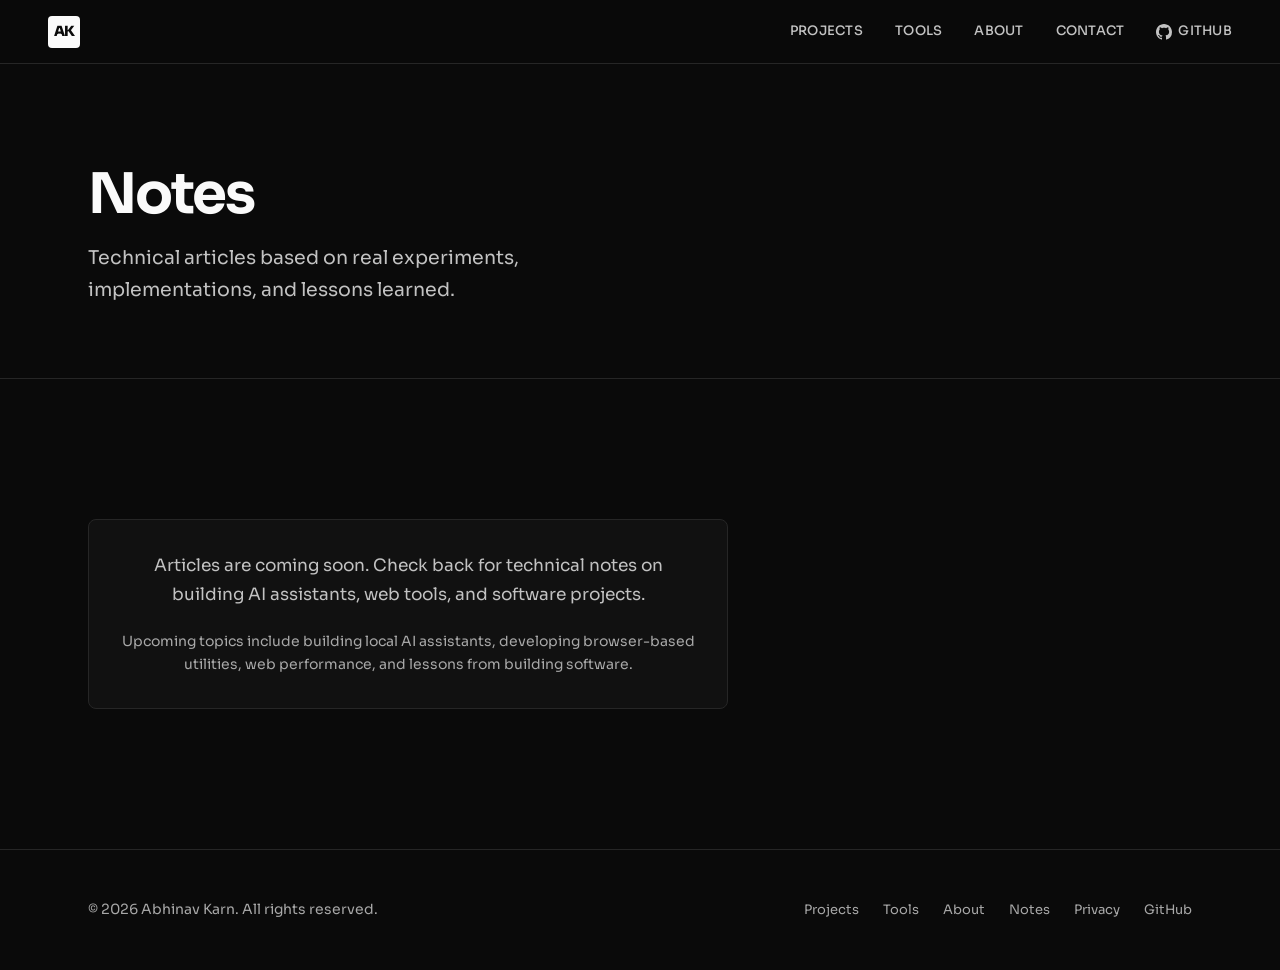
<file: notes/index.html>
<!DOCTYPE html>
<html lang="en">
<head>
    <!-- Google Tag Manager (Ultra-optimized user-interaction and idle deferral) -->
    <script>
    window.dataLayer = window.dataLayer || [];
    function initGTM() {
        if (window.gtmDidInit) return;
        window.gtmDidInit = true;
        window.removeEventListener('scroll', initGTM);
        window.removeEventListener('pointerdown', initGTM);
        window.removeEventListener('touchstart', initGTM);
        window.removeEventListener('keydown', initGTM);
        (function(w,d,s,l,i){w[l]=w[l]||[];w[l].push({'gtm.start':
        new Date().getTime(),event:'gtm.js'});var f=d.getElementsByTagName(s)[0],
        j=d.createElement(s),dl=l!='dataLayer'?'&l='+l:'';j.async=true;j.src=
        'https://www.googletagmanager.com/gtm.js?id='+i+dl;f.parentNode.insertBefore(j,f);
        })(window,document,'script','dataLayer','GTM-N6VHCDK9');
    }
    window.addEventListener('scroll', initGTM, {passive: true, once: true});
    window.addEventListener('pointerdown', initGTM, {passive: true, once: true});
    window.addEventListener('touchstart', initGTM, {passive: true, once: true});
    window.addEventListener('keydown', initGTM, {passive: true, once: true});
    window.addEventListener('load', function() {
        if ('requestIdleCallback' in window) {
            requestIdleCallback(function() { setTimeout(initGTM, 2500); }, { timeout: 6000 });
        } else {
            setTimeout(initGTM, 4000);
        }
    }, { once: true });
    </script>
    <!-- End Google Tag Manager -->
    <meta charset="UTF-8">
    <meta name="viewport" content="width=device-width, initial-scale=1.0">
    <title>Engineering Notes &amp; Technical Articles — Abhinav Karn</title>
    <meta name="description" content="In-depth engineering notes, implementation logs, and technical retrospectives on local AI models, web performance, and software design by Abhinav Karn.">
    <link rel="canonical" href="https://abhinavkarn.in/notes/">
    <meta name="robots" content="index, follow">
    <meta name="theme-color" content="#0a0a0a">
    <meta property="og:type" content="website">
    <meta property="og:site_name" content="Abhinav Karn">
    <meta property="og:title" content="Engineering Notes &amp; Technical Articles — Abhinav Karn">
    <meta property="og:description" content="In-depth engineering notes, implementation logs, and technical retrospectives on local AI models, web performance, and software design by Abhinav Karn.">
    <meta property="og:image" content="https://abhinavkarn.in/logo_white-black.png">
    <meta property="og:image:alt" content="Abhinav Karn — Developer Portfolio">
    <meta name="twitter:card" content="summary">
    <meta name="twitter:title" content="Engineering Notes &amp; Technical Articles — Abhinav Karn">
    <meta name="twitter:description" content="In-depth engineering notes, implementation logs, and technical retrospectives on local AI models, web performance, and software design by Abhinav Karn.">
    <meta name="twitter:image" content="https://abhinavkarn.in/logo_white-black.png">
    <link rel="icon" href="../logo_white-black.png" type="image/png">
    <link rel="apple-touch-icon" href="../logo_white-black.png">
    <meta property="og:url" content="https://abhinavkarn.in/notes/">
    <link rel="stylesheet" href="../assets/css/style.min.css">
    <link rel="preconnect" href="https://fonts.googleapis.com">
    <link rel="preconnect" href="https://fonts.gstatic.com" crossorigin>
    <link rel="preload" as="style" href="https://fonts.googleapis.com/css2?family=Sora:wght@400;600;700;800&display=swap">
    <link rel="stylesheet" href="https://fonts.googleapis.com/css2?family=Sora:wght@400;600;700;800&display=swap" media="print" onload="this.media='all'">
    <noscript><link rel="stylesheet" href="https://fonts.googleapis.com/css2?family=Sora:wght@400;600;700;800&display=swap"></noscript>
    <script type="application/ld+json">
    {
      "@context": "https://schema.org",
      "@type": "Blog",
      "@id": "https://abhinavkarn.in/notes/#webpage",
      "url": "https://abhinavkarn.in/notes/",
      "name": "Notes — Abhinav Karn",
      "description": "Technical articles and development notes by Abhinav Karn on AI, software development, and web technologies.",
      "author": {
        "@type": "Person",
        "@id": "https://abhinavkarn.in/#person",
        "name": "Abhinav Karn"
      }
    }
    </script>
</head>
<body>
    <!-- Google Tag Manager (noscript) -->
    <noscript><iframe src="https://www.googletagmanager.com/ns.html?id=GTM-N6VHCDK9"
    height="0" width="0" style="display:none;visibility:hidden"></iframe></noscript>
    <!-- End Google Tag Manager (noscript) -->

<a href="#main" class="skip-link">Skip to content</a>

<header class="site-header">
        <a href="/" class="site-mark" aria-label="Abhinav Karn — Home">
        <span class="site-mark__symbol">AK</span>
    </a>
    <button class="nav-toggle" id="navToggle" aria-label="Open menu" aria-expanded="false" aria-controls="siteNav">
        <svg viewBox="0 0 24 24" fill="none" stroke-width="2" stroke-linecap="round"><line x1="4" y1="6" x2="20" y2="6"/><line x1="4" y1="12" x2="20" y2="12"/><line x1="4" y1="18" x2="20" y2="18"/></svg>
    </button>
    <nav class="site-nav" id="siteNav" aria-label="Main navigation">
        <a href="/projects/" class="site-nav__link">Projects</a>
        <a href="/tools/" class="site-nav__link">Tools</a>
        <a href="/about/" class="site-nav__link">About</a>
        <a href="/contact/" class="site-nav__link">Contact</a>
        <a href="https://github.com/KarnAbhinav00" class="site-nav__link site-nav__link--github" target="_blank" rel="noopener noreferrer" aria-label="GitHub profile">
            <svg viewBox="0 0 16 16"><path d="M8 0C3.58 0 0 3.58 0 8c0 3.54 2.29 6.53 5.47 7.59.4.07.55-.17.55-.38 0-.19-.01-.82-.01-1.49-2.01.37-2.53-.49-2.69-.94-.09-.23-.48-.94-.82-1.13-.28-.15-.68-.52-.01-.53.63-.01 1.08.58 1.23.82.72 1.21 1.87.87 2.33.66.07-.52.28-.87.51-1.07-1.78-.2-3.64-.89-3.64-3.95 0-.87.31-1.59.82-2.15-.08-.2-.36-1.02.08-2.12 0 0 .67-.21 2.2.82.64-.18 1.32-.27 2-.27.68 0 1.36.09 2 .27 1.53-1.04 2.2-.82 2.2-.82.44 1.1.16 1.92.08 2.12.51.56.82 1.27.82 2.15 0 3.07-1.87 3.75-3.65 3.95.29.25.54.73.54 1.48 0 1.07-.01 1.93-.01 2.2 0 .21.15.46.55.38A8.013 8.013 0 0016 8c0-4.42-3.58-8-8-8z"/></svg>
            GitHub
        </a>
    </nav>
</header>

<main id="main">
    <section class="page-hero">
        <div class="container">
            <div class="reveal">
                <h1 class="page-hero__title">Notes</h1>
                <p class="page-hero__desc">Technical articles based on real experiments, implementations, and lessons learned.</p>
            </div>
        </div>
    </section>

    <section class="section">
        <div class="container">
            <div class="reveal" style="max-width: 640px;">
                <div style="padding: 32px; border: 1px solid var(--border); border-radius: 8px; background: var(--bg-s); text-align: center;">
                    <p style="font-size: 17px; color: var(--text-s); line-height: 1.7; margin-bottom: 20px;">Articles are coming soon. Check back for technical notes on building AI assistants, web tools, and software projects.</p>
                    <p style="font-size: 14px; color: var(--subtle); line-height: 1.65;">Upcoming topics include building local AI assistants, developing browser-based utilities, web performance, and lessons from building software.</p>
                </div>
            </div>
        </div>
    </section>
</main>

    <!-- Floating Bottom Liquid Glass Navbar -->
    <div class="floating-dock-container" aria-label="Quick navigation">
        <nav class="floating-dock">
            <a href="/" class="dock-item"  aria-label="Home">
                <svg viewBox="0 0 24 24"><path d="M3 9l9-7 9 7v11a2 2 0 0 1-2 2H5a2 2 0 0 1-2-2z"/><polyline points="9 22 9 12 15 12 15 22"/></svg>
                <span class="dock-label">Home</span>
            </a>
            <a href="/projects/" class="dock-item"  aria-label="Projects">
                <svg viewBox="0 0 24 24"><path d="M22 19a2 2 0 0 1-2 2H4a2 2 0 0 1-2-2V5a2 2 0 0 1 2-2h5l2 3h9a2 2 0 0 1 2 2z"/></svg>
                <span class="dock-label">Projects</span>
            </a>
            <a href="/tools/" class="dock-item"  aria-label="Tools">
                <svg viewBox="0 0 24 24"><path d="M14.7 6.3a1 1 0 0 0 0 1.4l1.6 1.6a1 1 0 0 0 1.4 0l3.77-3.77a6 6 0 0 1-7.94 7.94l-6.91 6.91a2.12 2.12 0 0 1-3-3l6.91-6.91a6 6 0 0 1 7.94-7.94l-3.76 3.76z"/></svg>
                <span class="dock-label">Tools</span>
            </a>
            <a href="/about/" class="dock-item"  aria-label="About">
                <svg viewBox="0 0 24 24"><path d="M20 21v-2a4 4 0 0 0-4-4H8a4 4 0 0 0-4 4v2"/><circle cx="12" cy="7" r="4"/></svg>
                <span class="dock-label">About</span>
            </a>
            <a href="/contact/" class="dock-item"  aria-label="Contact">
                <svg viewBox="0 0 24 24"><path d="M4 4h16c1.1 0 2 .9 2 2v12c0 1.1-.9 2-2 2H4c-1.1 0-2-.9-2-2V6c0-1.1.9-2 2-2z"/><polyline points="22,6 12,13 2,6"/></svg>
                <span class="dock-label">Contact</span>
            </a>
            <div class="dock-divider" aria-hidden="true"></div>
            <a href="https://github.com/KarnAbhinav00" class="dock-item" target="_blank" rel="noopener noreferrer" aria-label="GitHub Profile">
                <svg viewBox="0 0 16 16" fill="currentColor" stroke="none" style="width:16px;height:16px;"><path d="M8 0C3.58 0 0 3.58 0 8c0 3.54 2.29 6.53 5.47 7.59.4.07.55-.17.55-.38 0-.19-.01-.82-.01-1.49-2.01.37-2.53-.49-2.69-.94-.09-.23-.48-.94-.82-1.13-.28-.15-.68-.52-.01-.53.63-.01 1.08.58 1.23.82.72 1.21 1.87.87 2.33.66.07-.52.28-.87.51-1.07-1.78-.2-3.64-.89-3.64-3.95 0-.87.31-1.59.82-2.15-.08-.2-.36-1.02.08-2.12 0 0 .67-.21 2.2.82.64-.18 1.32-.27 2-.27.68 0 1.36.09 2 .27 1.53-1.04 2.2-.82 2.2-.82.44 1.1.16 1.92.08 2.12.51.56.82 1.27.82 2.15 0 3.07-1.87 3.75-3.65 3.95.29.25.54.73.54 1.48 0 1.07-.01 1.93-.01 2.2 0 .21.15.46.55.38A8.013 8.013 0 0016 8c0-4.42-3.58-8-8-8z"/></svg>
            </a>
        </nav>
    </div>
<footer class="site-footer">
    <div class="container">
        <div class="footer-inner">
            <div class="footer-copy">&copy; 2026 Abhinav Karn. All rights reserved.</div>
            <nav class="footer-links" aria-label="Footer navigation">
                <a href="/projects/">Projects</a>
                <a href="/tools/">Tools</a>
                <a href="/about/">About</a>
                <a href="/notes/">Notes</a>
                <a href="/privacy-policy/">Privacy</a>
                <a href="https://github.com/KarnAbhinav00" target="_blank" rel="noopener noreferrer">GitHub</a>
            </nav>
        </div>
    </div>
</footer>

<script>
(function() {
    var toggle = document.getElementById('navToggle');
    var nav = document.getElementById('siteNav');
    if (!toggle || !nav) return;
    toggle.addEventListener('click', function() {
        var expanded = toggle.getAttribute('aria-expanded') === 'true';
        toggle.setAttribute('aria-expanded', !expanded);
        nav.classList.toggle('is-open', !expanded);
        document.body.style.overflow = !expanded ? 'hidden' : '';
    });
    nav.querySelectorAll('.site-nav__link').forEach(function(link) {
        link.addEventListener('click', function() {
            toggle.setAttribute('aria-expanded', 'false');
            nav.classList.remove('is-open');
            document.body.style.overflow = '';
        });
    });
    document.addEventListener('keydown', function(e) {
        if (e.key === 'Escape' && nav.classList.contains('is-open')) {
            toggle.setAttribute('aria-expanded', 'false');
            nav.classList.remove('is-open');
            document.body.style.overflow = '';
            toggle.focus();
        }
    });
})();
(function() {
    var els = document.querySelectorAll('.reveal');
    if (!els.length) return;
    var observer = new IntersectionObserver(function(entries) {
        entries.forEach(function(entry) {
            if (entry.isIntersecting) {
                entry.target.classList.add('is-visible');
                observer.unobserve(entry.target);
            }
        });
    }, { threshold: 0.1, rootMargin: '0px 0px -40px 0px' });
    els.forEach(function(el) { observer.observe(el); });
})();
</script>

</body>
</html>
</file>
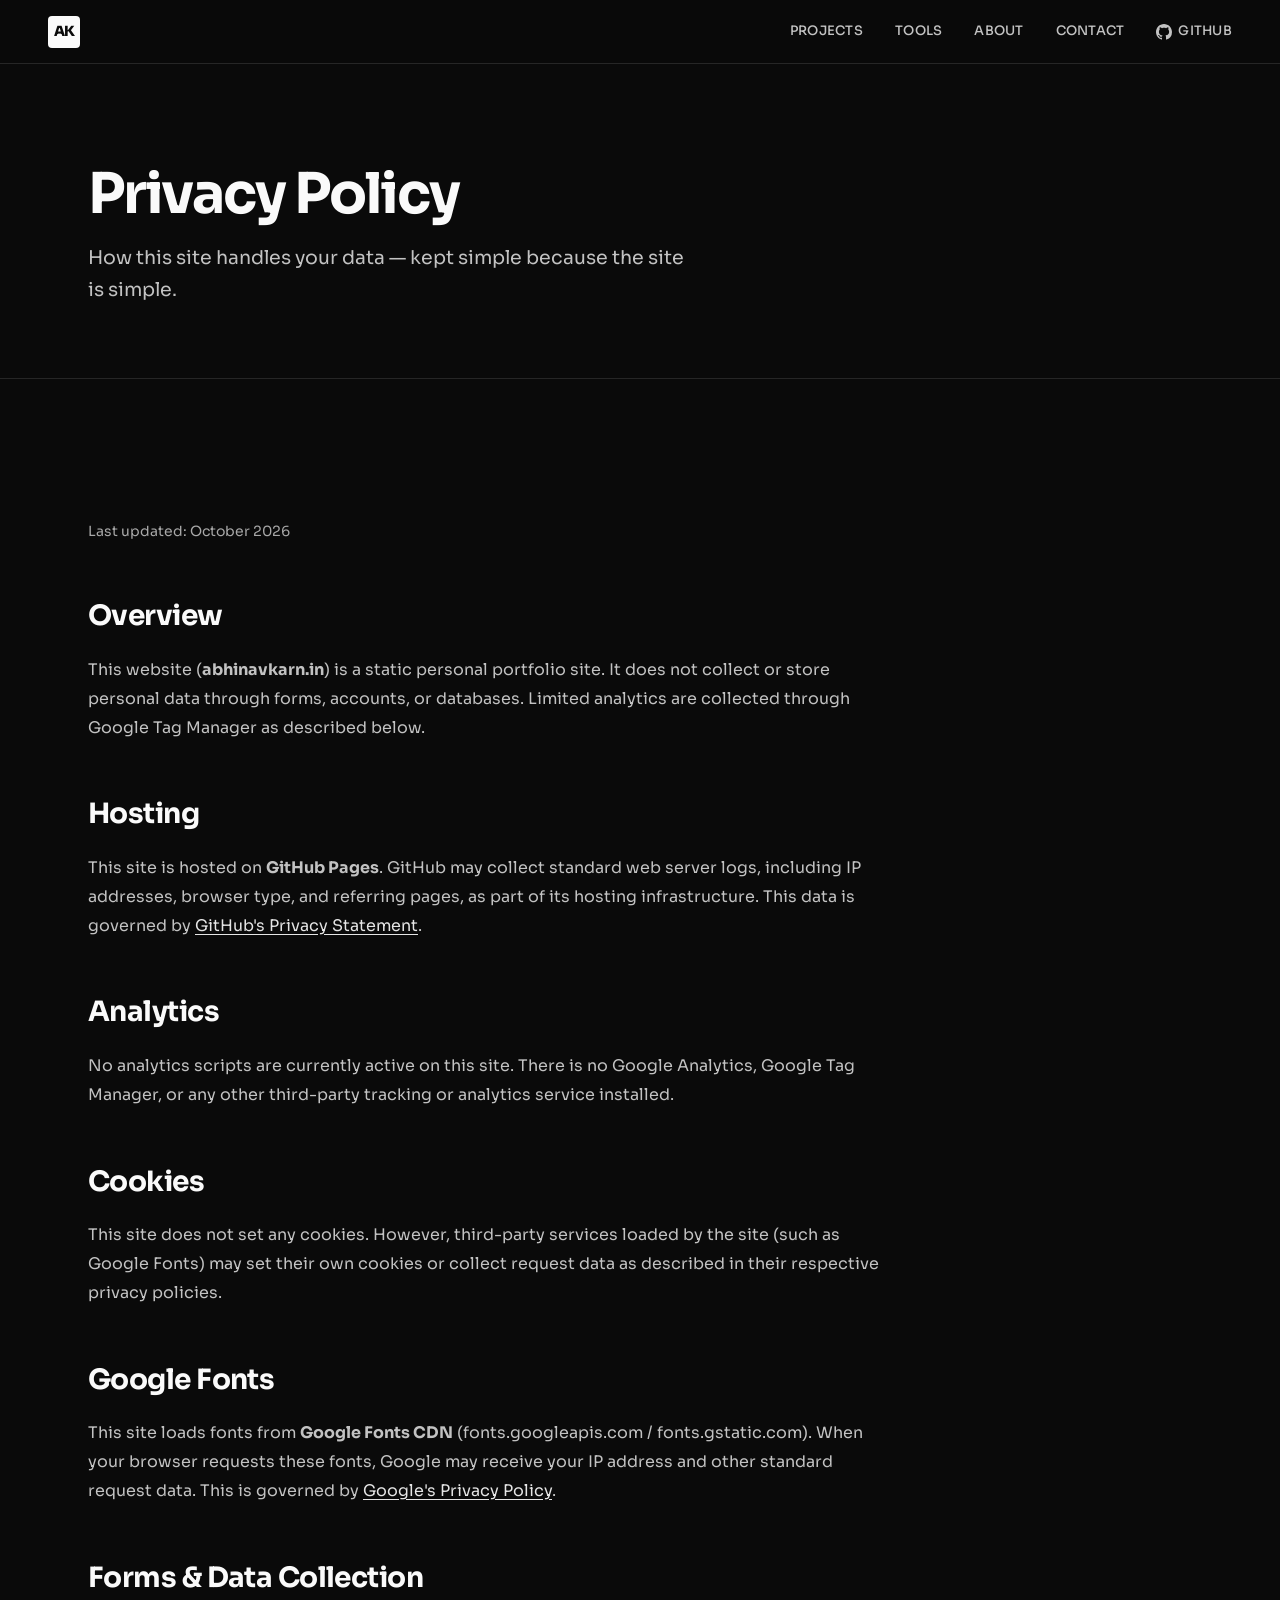
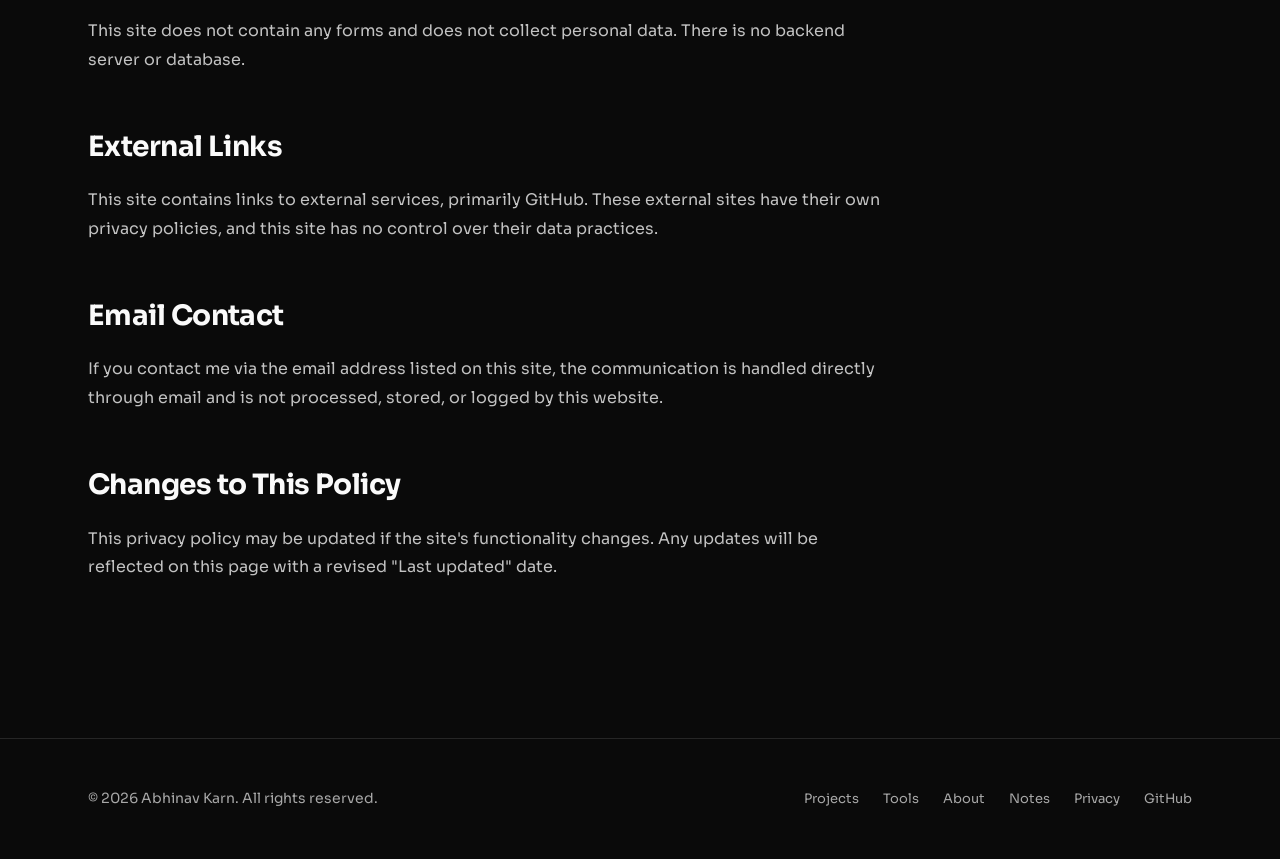
<file: privacy-policy/index.html>
<!DOCTYPE html>
<html lang="en">
<head>
    <!-- Google Tag Manager (Ultra-optimized user-interaction and idle deferral) -->
    <script>
    window.dataLayer = window.dataLayer || [];
    function initGTM() {
        if (window.gtmDidInit) return;
        window.gtmDidInit = true;
        window.removeEventListener('scroll', initGTM);
        window.removeEventListener('pointerdown', initGTM);
        window.removeEventListener('touchstart', initGTM);
        window.removeEventListener('keydown', initGTM);
        (function(w,d,s,l,i){w[l]=w[l]||[];w[l].push({'gtm.start':
        new Date().getTime(),event:'gtm.js'});var f=d.getElementsByTagName(s)[0],
        j=d.createElement(s),dl=l!='dataLayer'?'&l='+l:'';j.async=true;j.src=
        'https://www.googletagmanager.com/gtm.js?id='+i+dl;f.parentNode.insertBefore(j,f);
        })(window,document,'script','dataLayer','GTM-N6VHCDK9');
    }
    window.addEventListener('scroll', initGTM, {passive: true, once: true});
    window.addEventListener('pointerdown', initGTM, {passive: true, once: true});
    window.addEventListener('touchstart', initGTM, {passive: true, once: true});
    window.addEventListener('keydown', initGTM, {passive: true, once: true});
    window.addEventListener('load', function() {
        if ('requestIdleCallback' in window) {
            requestIdleCallback(function() { setTimeout(initGTM, 2500); }, { timeout: 6000 });
        } else {
            setTimeout(initGTM, 4000);
        }
    }, { once: true });
    </script>
    <!-- End Google Tag Manager -->
    <meta charset="UTF-8">
    <meta name="viewport" content="width=device-width, initial-scale=1.0">
    <title>Privacy Policy — Abhinav Karn</title>
    <meta name="description" content="Privacy policy for abhinavkarn.in — information about data collection, cookies, and third-party services.">
    <link rel="canonical" href="https://abhinavkarn.in/privacy-policy/">
    <meta name="robots" content="index, follow">
    <meta name="theme-color" content="#0a0a0a">
    <meta property="og:type" content="website">
    <meta property="og:site_name" content="Abhinav Karn">
    <meta property="og:title" content="Privacy Policy — Abhinav Karn">
    <meta property="og:description" content="Privacy policy for abhinavkarn.in — information about data collection, cookies, and third-party services.">
    <meta property="og:image" content="https://abhinavkarn.in/logo_white-black.png">
    <meta property="og:image:alt" content="Abhinav Karn — Developer Portfolio">
    <meta name="twitter:card" content="summary">
    <meta name="twitter:title" content="Privacy Policy — Abhinav Karn">
    <meta name="twitter:description" content="Privacy policy for abhinavkarn.in — information about data collection, cookies, and third-party services.">
    <meta name="twitter:image" content="https://abhinavkarn.in/logo_white-black.png">
    <link rel="icon" href="../logo_white-black.png" type="image/png">
    <link rel="apple-touch-icon" href="../logo_white-black.png">
    <meta property="og:url" content="https://abhinavkarn.in/privacy-policy/">
    <link rel="stylesheet" href="../assets/css/style.min.css">
    <link rel="preconnect" href="https://fonts.googleapis.com">
    <link rel="preconnect" href="https://fonts.gstatic.com" crossorigin>
    <link rel="preload" as="style" href="https://fonts.googleapis.com/css2?family=Sora:wght@400;600;700;800&display=swap">
    <link rel="stylesheet" href="https://fonts.googleapis.com/css2?family=Sora:wght@400;600;700;800&display=swap" media="print" onload="this.media='all'">
    <noscript><link rel="stylesheet" href="https://fonts.googleapis.com/css2?family=Sora:wght@400;600;700;800&display=swap"></noscript>
    <script type="application/ld+json">
    {
      "@context": "https://schema.org",
      "@type": "WebPage",
      "@id": "https://abhinavkarn.in/privacy-policy/#webpage",
      "url": "https://abhinavkarn.in/privacy-policy/",
      "name": "Privacy Policy — Abhinav Karn",
      "description": "Privacy policy for abhinavkarn.in."
    }
    </script>
</head>
<body>
    <!-- Google Tag Manager (noscript) -->
    <noscript><iframe src="https://www.googletagmanager.com/ns.html?id=GTM-N6VHCDK9"
    height="0" width="0" style="display:none;visibility:hidden"></iframe></noscript>
    <!-- End Google Tag Manager (noscript) -->

<a href="#main" class="skip-link">Skip to content</a>

<header class="site-header">
        <a href="/" class="site-mark" aria-label="Abhinav Karn — Home">
        <span class="site-mark__symbol">AK</span>
    </a>
    <button class="nav-toggle" id="navToggle" aria-label="Open menu" aria-expanded="false" aria-controls="siteNav">
        <svg viewBox="0 0 24 24" fill="none" stroke-width="2" stroke-linecap="round"><line x1="4" y1="6" x2="20" y2="6"/><line x1="4" y1="12" x2="20" y2="12"/><line x1="4" y1="18" x2="20" y2="18"/></svg>
    </button>
    <nav class="site-nav" id="siteNav" aria-label="Main navigation">
        <a href="/projects/" class="site-nav__link">Projects</a>
        <a href="/tools/" class="site-nav__link">Tools</a>
        <a href="/about/" class="site-nav__link">About</a>
        <a href="/contact/" class="site-nav__link">Contact</a>
        <a href="https://github.com/KarnAbhinav00" class="site-nav__link site-nav__link--github" target="_blank" rel="noopener noreferrer" aria-label="GitHub profile">
            <svg viewBox="0 0 16 16"><path d="M8 0C3.58 0 0 3.58 0 8c0 3.54 2.29 6.53 5.47 7.59.4.07.55-.17.55-.38 0-.19-.01-.82-.01-1.49-2.01.37-2.53-.49-2.69-.94-.09-.23-.48-.94-.82-1.13-.28-.15-.68-.52-.01-.53.63-.01 1.08.58 1.23.82.72 1.21 1.87.87 2.33.66.07-.52.28-.87.51-1.07-1.78-.2-3.64-.89-3.64-3.95 0-.87.31-1.59.82-2.15-.08-.2-.36-1.02.08-2.12 0 0 .67-.21 2.2.82.64-.18 1.32-.27 2-.27.68 0 1.36.09 2 .27 1.53-1.04 2.2-.82 2.2-.82.44 1.1.16 1.92.08 2.12.51.56.82 1.27.82 2.15 0 3.07-1.87 3.75-3.65 3.95.29.25.54.73.54 1.48 0 1.07-.01 1.93-.01 2.2 0 .21.15.46.55.38A8.013 8.013 0 0016 8c0-4.42-3.58-8-8-8z"/></svg>
            GitHub
        </a>
    </nav>
</header>

<main id="main">
    <section class="page-hero">
        <div class="container">
            <div class="reveal">
                <h1 class="page-hero__title">Privacy Policy</h1>
                <p class="page-hero__desc">How this site handles your data — kept simple because the site is simple.</p>
            </div>
        </div>
    </section>

    <section class="section">
        <div class="container">
            <div class="project-detail reveal">
                <p style="font-size: 14px; color: var(--subtle); margin-bottom: 40px;">Last updated: October 2026</p>

                <h2>Overview</h2>
                <p>This website (<strong>abhinavkarn.in</strong>) is a static personal portfolio site. It does not collect or store personal data through forms, accounts, or databases. Limited analytics are collected through Google Tag Manager as described below.</p>

                <h2>Hosting</h2>
                <p>This site is hosted on <strong>GitHub Pages</strong>. GitHub may collect standard web server logs, including IP addresses, browser type, and referring pages, as part of its hosting infrastructure. This data is governed by <a href="https://docs.github.com/en/site-policy/privacy-policies/github-general-privacy-statement" target="_blank" rel="noopener noreferrer" style="color: var(--text-p); text-decoration: underline; text-underline-offset: 3px;">GitHub's Privacy Statement</a>.</p>

                <h2>Analytics</h2>
                <p>No analytics scripts are currently active on this site. There is no Google Analytics, Google Tag Manager, or any other third-party tracking or analytics service installed.</p>

                <h2>Cookies</h2>
                <p>This site does not set any cookies. However, third-party services loaded by the site (such as Google Fonts) may set their own cookies or collect request data as described in their respective privacy policies.</p>

                <h2>Google Fonts</h2>
                <p>This site loads fonts from <strong>Google Fonts CDN</strong> (fonts.googleapis.com / fonts.gstatic.com). When your browser requests these fonts, Google may receive your IP address and other standard request data. This is governed by <a href="https://policies.google.com/privacy" target="_blank" rel="noopener noreferrer" style="color: var(--text-p); text-decoration: underline; text-underline-offset: 3px;">Google's Privacy Policy</a>.</p>

                <h2>Forms &amp; Data Collection</h2>
                <p>This site does not contain any forms and does not collect personal data. There is no backend server or database.</p>

                <h2>External Links</h2>
                <p>This site contains links to external services, primarily GitHub. These external sites have their own privacy policies, and this site has no control over their data practices.</p>

                <h2>Email Contact</h2>
                <p>If you contact me via the email address listed on this site, the communication is handled directly through email and is not processed, stored, or logged by this website.</p>

                <h2>Changes to This Policy</h2>
                <p>This privacy policy may be updated if the site's functionality changes. Any updates will be reflected on this page with a revised "Last updated" date.</p>
            </div>
        </div>
    </section>
</main>

    <!-- Floating Bottom Liquid Glass Navbar -->
    <div class="floating-dock-container" aria-label="Quick navigation">
        <nav class="floating-dock">
            <a href="/" class="dock-item"  aria-label="Home">
                <svg viewBox="0 0 24 24"><path d="M3 9l9-7 9 7v11a2 2 0 0 1-2 2H5a2 2 0 0 1-2-2z"/><polyline points="9 22 9 12 15 12 15 22"/></svg>
                <span class="dock-label">Home</span>
            </a>
            <a href="/projects/" class="dock-item"  aria-label="Projects">
                <svg viewBox="0 0 24 24"><path d="M22 19a2 2 0 0 1-2 2H4a2 2 0 0 1-2-2V5a2 2 0 0 1 2-2h5l2 3h9a2 2 0 0 1 2 2z"/></svg>
                <span class="dock-label">Projects</span>
            </a>
            <a href="/tools/" class="dock-item"  aria-label="Tools">
                <svg viewBox="0 0 24 24"><path d="M14.7 6.3a1 1 0 0 0 0 1.4l1.6 1.6a1 1 0 0 0 1.4 0l3.77-3.77a6 6 0 0 1-7.94 7.94l-6.91 6.91a2.12 2.12 0 0 1-3-3l6.91-6.91a6 6 0 0 1 7.94-7.94l-3.76 3.76z"/></svg>
                <span class="dock-label">Tools</span>
            </a>
            <a href="/about/" class="dock-item"  aria-label="About">
                <svg viewBox="0 0 24 24"><path d="M20 21v-2a4 4 0 0 0-4-4H8a4 4 0 0 0-4 4v2"/><circle cx="12" cy="7" r="4"/></svg>
                <span class="dock-label">About</span>
            </a>
            <a href="/contact/" class="dock-item"  aria-label="Contact">
                <svg viewBox="0 0 24 24"><path d="M4 4h16c1.1 0 2 .9 2 2v12c0 1.1-.9 2-2 2H4c-1.1 0-2-.9-2-2V6c0-1.1.9-2 2-2z"/><polyline points="22,6 12,13 2,6"/></svg>
                <span class="dock-label">Contact</span>
            </a>
            <div class="dock-divider" aria-hidden="true"></div>
            <a href="https://github.com/KarnAbhinav00" class="dock-item" target="_blank" rel="noopener noreferrer" aria-label="GitHub Profile">
                <svg viewBox="0 0 16 16" fill="currentColor" stroke="none" style="width:16px;height:16px;"><path d="M8 0C3.58 0 0 3.58 0 8c0 3.54 2.29 6.53 5.47 7.59.4.07.55-.17.55-.38 0-.19-.01-.82-.01-1.49-2.01.37-2.53-.49-2.69-.94-.09-.23-.48-.94-.82-1.13-.28-.15-.68-.52-.01-.53.63-.01 1.08.58 1.23.82.72 1.21 1.87.87 2.33.66.07-.52.28-.87.51-1.07-1.78-.2-3.64-.89-3.64-3.95 0-.87.31-1.59.82-2.15-.08-.2-.36-1.02.08-2.12 0 0 .67-.21 2.2.82.64-.18 1.32-.27 2-.27.68 0 1.36.09 2 .27 1.53-1.04 2.2-.82 2.2-.82.44 1.1.16 1.92.08 2.12.51.56.82 1.27.82 2.15 0 3.07-1.87 3.75-3.65 3.95.29.25.54.73.54 1.48 0 1.07-.01 1.93-.01 2.2 0 .21.15.46.55.38A8.013 8.013 0 0016 8c0-4.42-3.58-8-8-8z"/></svg>
            </a>
        </nav>
    </div>
<footer class="site-footer">
    <div class="container">
        <div class="footer-inner">
            <div class="footer-copy">&copy; 2026 Abhinav Karn. All rights reserved.</div>
            <nav class="footer-links" aria-label="Footer navigation">
                <a href="/projects/">Projects</a>
                <a href="/tools/">Tools</a>
                <a href="/about/">About</a>
                <a href="/notes/">Notes</a>
                <a href="/privacy-policy/">Privacy</a>
                <a href="https://github.com/KarnAbhinav00" target="_blank" rel="noopener noreferrer">GitHub</a>
            </nav>
        </div>
    </div>
</footer>

<script>
(function() {
    var toggle = document.getElementById('navToggle');
    var nav = document.getElementById('siteNav');
    if (!toggle || !nav) return;
    toggle.addEventListener('click', function() {
        var expanded = toggle.getAttribute('aria-expanded') === 'true';
        toggle.setAttribute('aria-expanded', !expanded);
        nav.classList.toggle('is-open', !expanded);
        document.body.style.overflow = !expanded ? 'hidden' : '';
    });
    nav.querySelectorAll('.site-nav__link').forEach(function(link) {
        link.addEventListener('click', function() {
            toggle.setAttribute('aria-expanded', 'false');
            nav.classList.remove('is-open');
            document.body.style.overflow = '';
        });
    });
    document.addEventListener('keydown', function(e) {
        if (e.key === 'Escape' && nav.classList.contains('is-open')) {
            toggle.setAttribute('aria-expanded', 'false');
            nav.classList.remove('is-open');
            document.body.style.overflow = '';
            toggle.focus();
        }
    });
})();
(function() {
    var els = document.querySelectorAll('.reveal');
    if (!els.length) return;
    var observer = new IntersectionObserver(function(entries) {
        entries.forEach(function(entry) {
            if (entry.isIntersecting) {
                entry.target.classList.add('is-visible');
                observer.unobserve(entry.target);
            }
        });
    }, { threshold: 0.1, rootMargin: '0px 0px -40px 0px' });
    els.forEach(function(el) { observer.observe(el); });
})();
</script>

</body>
</html>
</file>
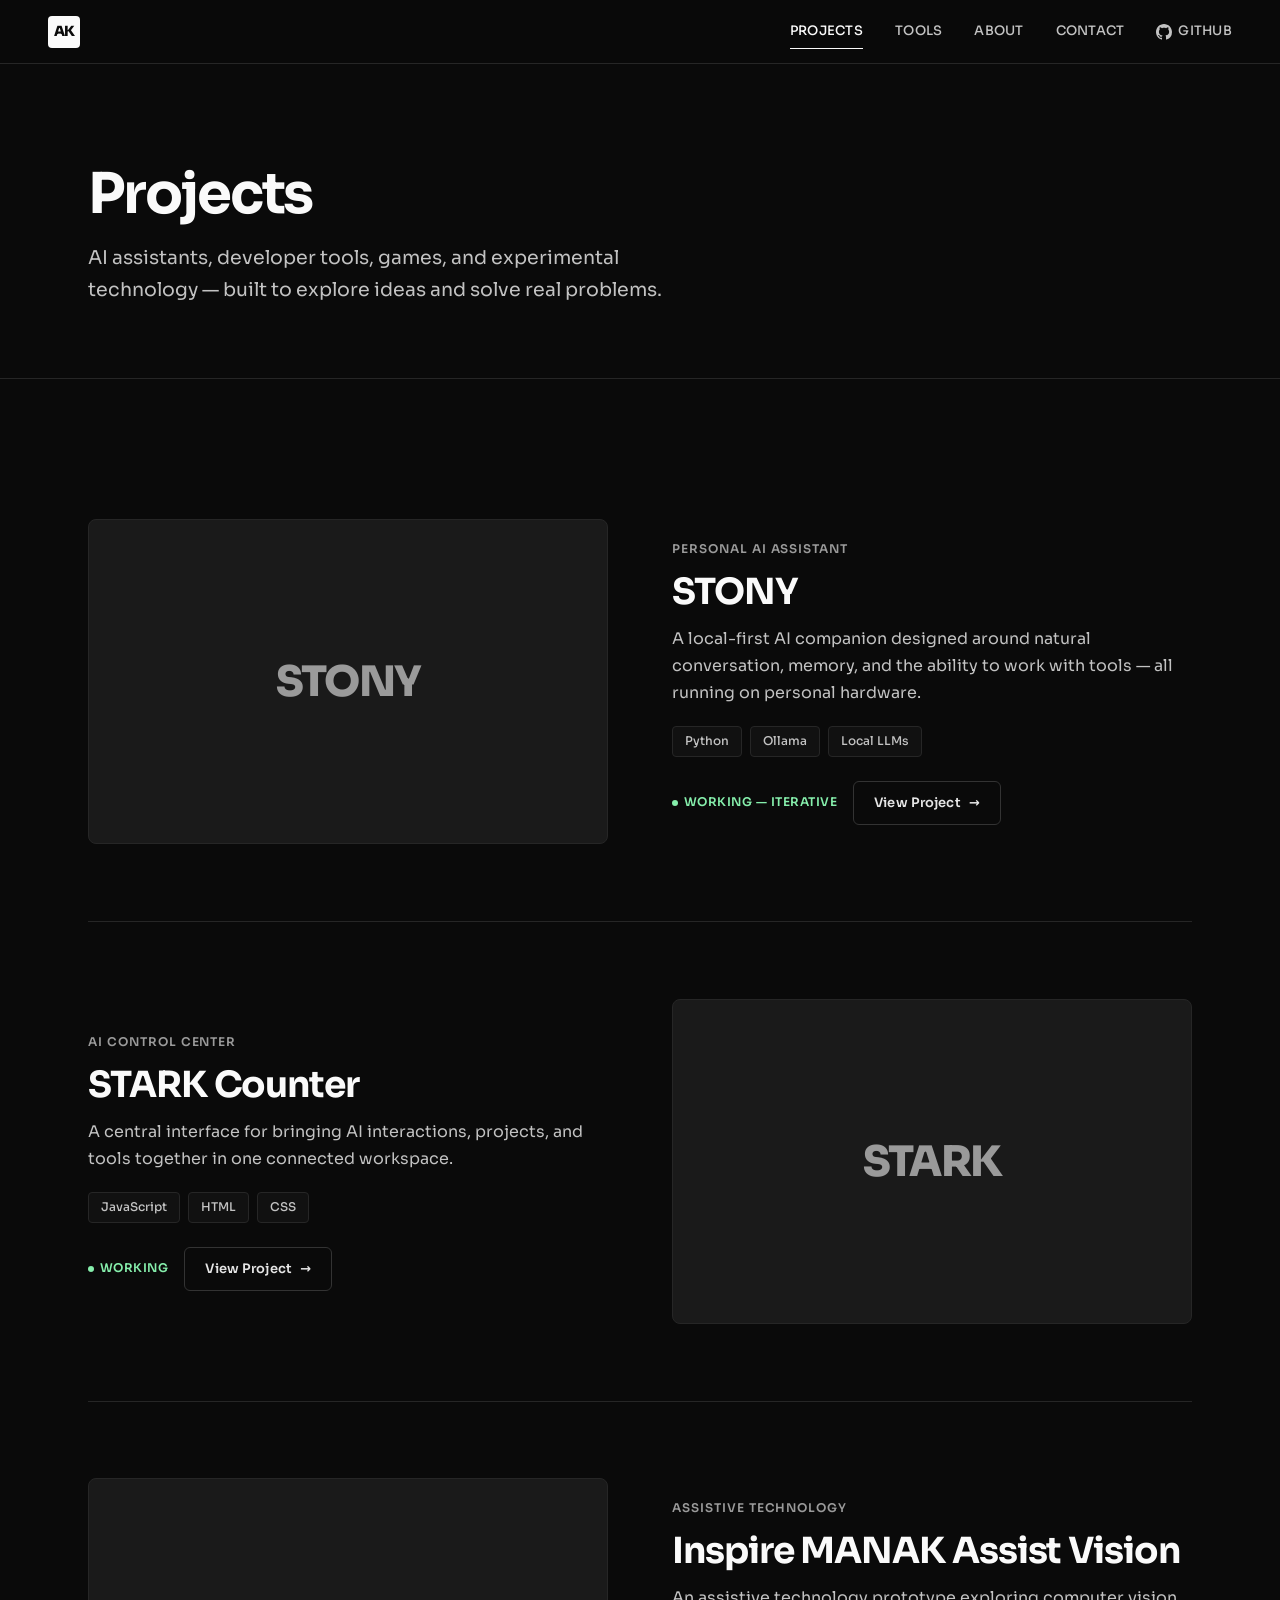
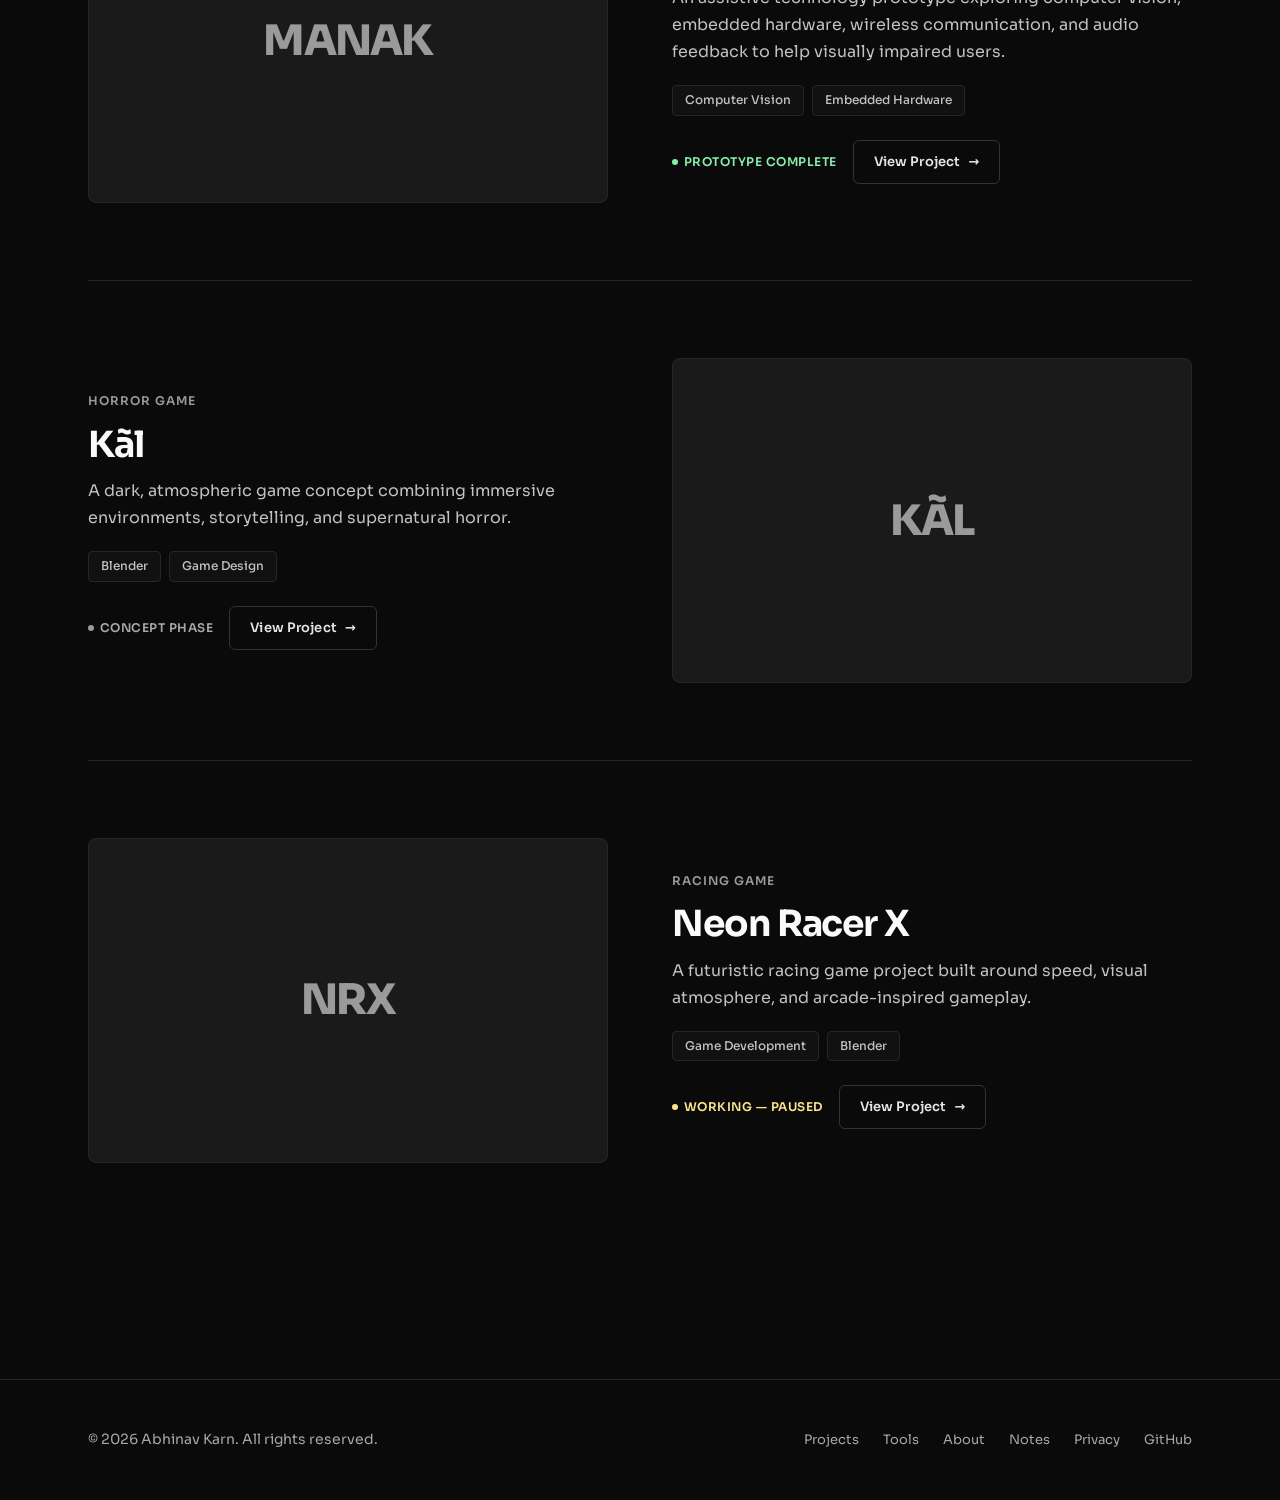
<file: projects/index.html>
<!DOCTYPE html>
<html lang="en">
<head>
    <!-- Google Tag Manager (Ultra-optimized user-interaction and idle deferral) -->
    <script>
    window.dataLayer = window.dataLayer || [];
    function initGTM() {
        if (window.gtmDidInit) return;
        window.gtmDidInit = true;
        window.removeEventListener('scroll', initGTM);
        window.removeEventListener('pointerdown', initGTM);
        window.removeEventListener('touchstart', initGTM);
        window.removeEventListener('keydown', initGTM);
        (function(w,d,s,l,i){w[l]=w[l]||[];w[l].push({'gtm.start':
        new Date().getTime(),event:'gtm.js'});var f=d.getElementsByTagName(s)[0],
        j=d.createElement(s),dl=l!='dataLayer'?'&l='+l:'';j.async=true;j.src=
        'https://www.googletagmanager.com/gtm.js?id='+i+dl;f.parentNode.insertBefore(j,f);
        })(window,document,'script','dataLayer','GTM-N6VHCDK9');
    }
    window.addEventListener('scroll', initGTM, {passive: true, once: true});
    window.addEventListener('pointerdown', initGTM, {passive: true, once: true});
    window.addEventListener('touchstart', initGTM, {passive: true, once: true});
    window.addEventListener('keydown', initGTM, {passive: true, once: true});
    window.addEventListener('load', function() {
        if ('requestIdleCallback' in window) {
            requestIdleCallback(function() { setTimeout(initGTM, 2500); }, { timeout: 6000 });
        } else {
            setTimeout(initGTM, 4000);
        }
    }, { once: true });
    </script>
    <!-- End Google Tag Manager -->
    <meta charset="UTF-8">
    <meta name="viewport" content="width=device-width, initial-scale=1.0">
    <title>Software Projects &amp; AI Systems Directory — Abhinav Karn</title>
    <meta name="description" content="Explore open-source software, local AI assistants, game prototypes, and computer vision projects created by Abhinav Karn. Full source code on GitHub.">
    <link rel="canonical" href="https://abhinavkarn.in/projects/">
    <meta name="robots" content="index, follow">
    <meta name="theme-color" content="#0a0a0a">
    <meta property="og:type" content="website">
    <meta property="og:site_name" content="Abhinav Karn">
    <meta property="og:title" content="Software Projects &amp; AI Systems Directory — Abhinav Karn">
    <meta property="og:description" content="Explore open-source software, local AI assistants, game prototypes, and computer vision projects created by Abhinav Karn. Full source code on GitHub.">
    <meta property="og:image" content="https://abhinavkarn.in/logo_white-black.png">
    <meta property="og:image:alt" content="Abhinav Karn — Developer Portfolio">
    <meta name="twitter:card" content="summary">
    <meta name="twitter:title" content="Software Projects &amp; AI Systems Directory — Abhinav Karn">
    <meta name="twitter:description" content="Explore open-source software, local AI assistants, game prototypes, and computer vision projects created by Abhinav Karn. Full source code on GitHub.">
    <meta name="twitter:image" content="https://abhinavkarn.in/logo_white-black.png">
    <link rel="icon" href="../logo_white-black.png" type="image/png">
    <link rel="apple-touch-icon" href="../logo_white-black.png">
    <meta property="og:url" content="https://abhinavkarn.in/projects/">
    <link rel="stylesheet" href="../assets/css/style.min.css">
    <link rel="preload" as="style" href="https://fonts.googleapis.com/css2?family=Sora:wght@400;600;700;800&display=swap">
    <link rel="stylesheet" href="https://fonts.googleapis.com/css2?family=Sora:wght@400;600;700;800&display=swap" media="print" onload="this.media='all'">
    <noscript><link rel="stylesheet" href="https://fonts.googleapis.com/css2?family=Sora:wght@400;600;700;800&display=swap"></noscript>
    <script type="application/ld+json">
    {
      "@context": "https://schema.org",
      "@type": "CollectionPage",
      "@id": "https://abhinavkarn.in/projects/#webpage",
      "url": "https://abhinavkarn.in/projects/",
      "name": "Projects — Abhinav Karn",
      "description": "Software projects by Abhinav Karn — AI assistants, developer tools, games, and experimental technology.",
      "author": {
        "@type": "Person",
        "@id": "https://abhinavkarn.in/#person",
        "name": "Abhinav Karn"
      }
    }
    </script>
</head>
<body>
    <!-- Google Tag Manager (noscript) -->
    <noscript><iframe src="https://www.googletagmanager.com/ns.html?id=GTM-N6VHCDK9"
    height="0" width="0" style="display:none;visibility:hidden"></iframe></noscript>
    <!-- End Google Tag Manager (noscript) -->

<a href="#main" class="skip-link">Skip to content</a>

<header class="site-header">
        <a href="/" class="site-mark" aria-label="Abhinav Karn — Home">
        <span class="site-mark__symbol">AK</span>
    </a>
    <button class="nav-toggle" id="navToggle" aria-label="Open menu" aria-expanded="false" aria-controls="siteNav">
        <svg viewBox="0 0 24 24" fill="none" stroke-width="2" stroke-linecap="round"><line x1="4" y1="6" x2="20" y2="6"/><line x1="4" y1="12" x2="20" y2="12"/><line x1="4" y1="18" x2="20" y2="18"/></svg>
    </button>
    <nav class="site-nav" id="siteNav" aria-label="Main navigation">
        <a href="/projects/" class="site-nav__link" aria-current="page">Projects</a>
        <a href="/tools/" class="site-nav__link">Tools</a>
        <a href="/about/" class="site-nav__link">About</a>
        <a href="/contact/" class="site-nav__link">Contact</a>
        <a href="https://github.com/KarnAbhinav00" class="site-nav__link site-nav__link--github" target="_blank" rel="noopener noreferrer" aria-label="GitHub profile">
            <svg viewBox="0 0 16 16"><path d="M8 0C3.58 0 0 3.58 0 8c0 3.54 2.29 6.53 5.47 7.59.4.07.55-.17.55-.38 0-.19-.01-.82-.01-1.49-2.01.37-2.53-.49-2.69-.94-.09-.23-.48-.94-.82-1.13-.28-.15-.68-.52-.01-.53.63-.01 1.08.58 1.23.82.72 1.21 1.87.87 2.33.66.07-.52.28-.87.51-1.07-1.78-.2-3.64-.89-3.64-3.95 0-.87.31-1.59.82-2.15-.08-.2-.36-1.02.08-2.12 0 0 .67-.21 2.2.82.64-.18 1.32-.27 2-.27.68 0 1.36.09 2 .27 1.53-1.04 2.2-.82 2.2-.82.44 1.1.16 1.92.08 2.12.51.56.82 1.27.82 2.15 0 3.07-1.87 3.75-3.65 3.95.29.25.54.73.54 1.48 0 1.07-.01 1.93-.01 2.2 0 .21.15.46.55.38A8.013 8.013 0 0016 8c0-4.42-3.58-8-8-8z"/></svg>
            GitHub
        </a>
    </nav>
</header>

<main id="main">

    <!-- Page Hero -->
    <section class="page-hero">
        <div class="container">
            <h1 class="page-hero__title reveal">Projects</h1>
            <p class="page-hero__desc reveal">AI assistants, developer tools, games, and experimental technology — built to explore ideas and solve real problems.</p>
        </div>
    </section>

    <!-- Projects List -->
    <section class="section">
        <div class="container">

            <!-- 1. STONY -->
            <article class="project-entry reveal">
                <div class="project-entry__visual">
                    <span class="project-entry__icon">STONY</span>
                </div>
                <div class="project-entry__info">
                    <div class="project-entry__meta">Personal AI Assistant</div>
                    <h2 class="project-entry__title">STONY</h2>
                    <p class="project-entry__desc">A local-first AI companion designed around natural conversation, memory, and the ability to work with tools — all running on personal hardware.</p>
                    <div class="project-entry__tech">
                        <span class="tag">Python</span>
                        <span class="tag">Ollama</span>
                        <span class="tag">Local LLMs</span>
                    </div>
                    <div style="display:flex;align-items:center;gap:16px;flex-wrap:wrap;">
                        <span class="status status--active">Working — Iterative</span>
                        <a href="/projects/stony-ai-assistant/" class="btn btn--secondary btn--sm" aria-label="View STONY AI Assistant project details">View Project <span class="btn__arrow">→</span></a>
                    </div>
                </div>
            </article>

            <!-- 2. STARK Counter -->
            <article class="project-entry reveal">
                <div class="project-entry__visual">
                    <span class="project-entry__icon">STARK</span>
                </div>
                <div class="project-entry__info">
                    <div class="project-entry__meta">AI Control Center</div>
                    <h2 class="project-entry__title">STARK Counter</h2>
                    <p class="project-entry__desc">A central interface for bringing AI interactions, projects, and tools together in one connected workspace.</p>
                    <div class="project-entry__tech">
                        <span class="tag">JavaScript</span>
                        <span class="tag">HTML</span>
                        <span class="tag">CSS</span>
                    </div>
                    <div style="display:flex;align-items:center;gap:16px;flex-wrap:wrap;">
                        <span class="status status--active">Working</span>
                        <a href="/projects/stark-counter/" class="btn btn--secondary btn--sm" aria-label="View STARK Counter project details">View Project <span class="btn__arrow">→</span></a>
                    </div>
                </div>
            </article>

            <!-- 3. Inspire MANAK Assist Vision -->
            <article class="project-entry reveal">
                <div class="project-entry__visual">
                    <span class="project-entry__icon">MANAK</span>
                </div>
                <div class="project-entry__info">
                    <div class="project-entry__meta">Assistive Technology</div>
                    <h2 class="project-entry__title">Inspire MANAK Assist Vision</h2>
                    <p class="project-entry__desc">An assistive technology prototype exploring computer vision, embedded hardware, wireless communication, and audio feedback to help visually impaired users.</p>
                    <div class="project-entry__tech">
                        <span class="tag">Computer Vision</span>
                        <span class="tag">Embedded Hardware</span>
                    </div>
                    <div style="display:flex;align-items:center;gap:16px;flex-wrap:wrap;">
                        <span class="status status--active">Prototype Complete</span>
                        <a href="/projects/inspire-manak/" class="btn btn--secondary btn--sm" aria-label="View Inspire MANAK project details">View Project <span class="btn__arrow">→</span></a>
                    </div>
                </div>
            </article>

            <!-- 4. Kãl -->
            <article class="project-entry reveal">
                <div class="project-entry__visual">
                    <span class="project-entry__icon">KÃL</span>
                </div>
                <div class="project-entry__info">
                    <div class="project-entry__meta">Horror Game</div>
                    <h2 class="project-entry__title">Kãl</h2>
                    <p class="project-entry__desc">A dark, atmospheric game concept combining immersive environments, storytelling, and supernatural horror.</p>
                    <div class="project-entry__tech">
                        <span class="tag">Blender</span>
                        <span class="tag">Game Design</span>
                    </div>
                    <div style="display:flex;align-items:center;gap:16px;flex-wrap:wrap;">
                        <span class="status status--concept">Concept Phase</span>
                        <a href="/projects/kal/" class="btn btn--secondary btn--sm" aria-label="View Kãl horror game project details">View Project <span class="btn__arrow">→</span></a>
                    </div>
                </div>
            </article>

            <!-- 5. Neon Racer X -->
            <article class="project-entry reveal">
                <div class="project-entry__visual">
                    <span class="project-entry__icon">NRX</span>
                </div>
                <div class="project-entry__info">
                    <div class="project-entry__meta">Racing Game</div>
                    <h2 class="project-entry__title">Neon Racer X</h2>
                    <p class="project-entry__desc">A futuristic racing game project built around speed, visual atmosphere, and arcade-inspired gameplay.</p>
                    <div class="project-entry__tech">
                        <span class="tag">Game Development</span>
                        <span class="tag">Blender</span>
                    </div>
                    <div style="display:flex;align-items:center;gap:16px;flex-wrap:wrap;">
                        <span class="status status--dev">Working — Paused</span>
                        <a href="/projects/neon-racer-x/" class="btn btn--secondary btn--sm" aria-label="View Neon Racer X project details">View Project <span class="btn__arrow">→</span></a>
                    </div>
                </div>
            </article>

        </div>
    </section>

</main>

    <!-- Floating Bottom Liquid Glass Navbar -->
    <div class="floating-dock-container" aria-label="Quick navigation">
        <nav class="floating-dock">
            <a href="/" class="dock-item"  aria-label="Home">
                <svg viewBox="0 0 24 24"><path d="M3 9l9-7 9 7v11a2 2 0 0 1-2 2H5a2 2 0 0 1-2-2z"/><polyline points="9 22 9 12 15 12 15 22"/></svg>
                <span class="dock-label">Home</span>
            </a>
            <a href="/projects/" class="dock-item"  aria-label="Projects">
                <svg viewBox="0 0 24 24"><path d="M22 19a2 2 0 0 1-2 2H4a2 2 0 0 1-2-2V5a2 2 0 0 1 2-2h5l2 3h9a2 2 0 0 1 2 2z"/></svg>
                <span class="dock-label">Projects</span>
            </a>
            <a href="/tools/" class="dock-item"  aria-label="Tools">
                <svg viewBox="0 0 24 24"><path d="M14.7 6.3a1 1 0 0 0 0 1.4l1.6 1.6a1 1 0 0 0 1.4 0l3.77-3.77a6 6 0 0 1-7.94 7.94l-6.91 6.91a2.12 2.12 0 0 1-3-3l6.91-6.91a6 6 0 0 1 7.94-7.94l-3.76 3.76z"/></svg>
                <span class="dock-label">Tools</span>
            </a>
            <a href="/about/" class="dock-item"  aria-label="About">
                <svg viewBox="0 0 24 24"><path d="M20 21v-2a4 4 0 0 0-4-4H8a4 4 0 0 0-4 4v2"/><circle cx="12" cy="7" r="4"/></svg>
                <span class="dock-label">About</span>
            </a>
            <a href="/contact/" class="dock-item"  aria-label="Contact">
                <svg viewBox="0 0 24 24"><path d="M4 4h16c1.1 0 2 .9 2 2v12c0 1.1-.9 2-2 2H4c-1.1 0-2-.9-2-2V6c0-1.1.9-2 2-2z"/><polyline points="22,6 12,13 2,6"/></svg>
                <span class="dock-label">Contact</span>
            </a>
            <div class="dock-divider" aria-hidden="true"></div>
            <a href="https://github.com/KarnAbhinav00" class="dock-item" target="_blank" rel="noopener noreferrer" aria-label="GitHub Profile">
                <svg viewBox="0 0 16 16" fill="currentColor" stroke="none" style="width:16px;height:16px;"><path d="M8 0C3.58 0 0 3.58 0 8c0 3.54 2.29 6.53 5.47 7.59.4.07.55-.17.55-.38 0-.19-.01-.82-.01-1.49-2.01.37-2.53-.49-2.69-.94-.09-.23-.48-.94-.82-1.13-.28-.15-.68-.52-.01-.53.63-.01 1.08.58 1.23.82.72 1.21 1.87.87 2.33.66.07-.52.28-.87.51-1.07-1.78-.2-3.64-.89-3.64-3.95 0-.87.31-1.59.82-2.15-.08-.2-.36-1.02.08-2.12 0 0 .67-.21 2.2.82.64-.18 1.32-.27 2-.27.68 0 1.36.09 2 .27 1.53-1.04 2.2-.82 2.2-.82.44 1.1.16 1.92.08 2.12.51.56.82 1.27.82 2.15 0 3.07-1.87 3.75-3.65 3.95.29.25.54.73.54 1.48 0 1.07-.01 1.93-.01 2.2 0 .21.15.46.55.38A8.013 8.013 0 0016 8c0-4.42-3.58-8-8-8z"/></svg>
            </a>
        </nav>
    </div>
<footer class="site-footer">
    <div class="container">
        <div class="footer-inner">
            <div class="footer-copy">&copy; 2026 Abhinav Karn. All rights reserved.</div>
            <nav class="footer-links" aria-label="Footer navigation">
                <a href="/projects/">Projects</a>
                <a href="/tools/">Tools</a>
                <a href="/about/">About</a>
                <a href="/notes/">Notes</a>
                <a href="/privacy-policy/">Privacy</a>
                <a href="https://github.com/KarnAbhinav00" target="_blank" rel="noopener noreferrer">GitHub</a>
            </nav>
        </div>
    </div>
</footer>

<script>
(function() {
    var toggle = document.getElementById('navToggle');
    var nav = document.getElementById('siteNav');
    if (!toggle || !nav) return;
    toggle.addEventListener('click', function() {
        var expanded = toggle.getAttribute('aria-expanded') === 'true';
        toggle.setAttribute('aria-expanded', !expanded);
        nav.classList.toggle('is-open', !expanded);
        document.body.style.overflow = !expanded ? 'hidden' : '';
    });
    nav.querySelectorAll('.site-nav__link').forEach(function(link) {
        link.addEventListener('click', function() {
            toggle.setAttribute('aria-expanded', 'false');
            nav.classList.remove('is-open');
            document.body.style.overflow = '';
        });
    });
    document.addEventListener('keydown', function(e) {
        if (e.key === 'Escape' && nav.classList.contains('is-open')) {
            toggle.setAttribute('aria-expanded', 'false');
            nav.classList.remove('is-open');
            document.body.style.overflow = '';
            toggle.focus();
        }
    });
})();
(function() {
    var els = document.querySelectorAll('.reveal');
    if (!els.length) return;
    var observer = new IntersectionObserver(function(entries) {
        entries.forEach(function(entry) {
            if (entry.isIntersecting) {
                entry.target.classList.add('is-visible');
                observer.unobserve(entry.target);
            }
        });
    }, { threshold: 0.1, rootMargin: '0px 0px -40px 0px' });
    els.forEach(function(el) { observer.observe(el); });
})();
</script>

</body>
</html>
</file>
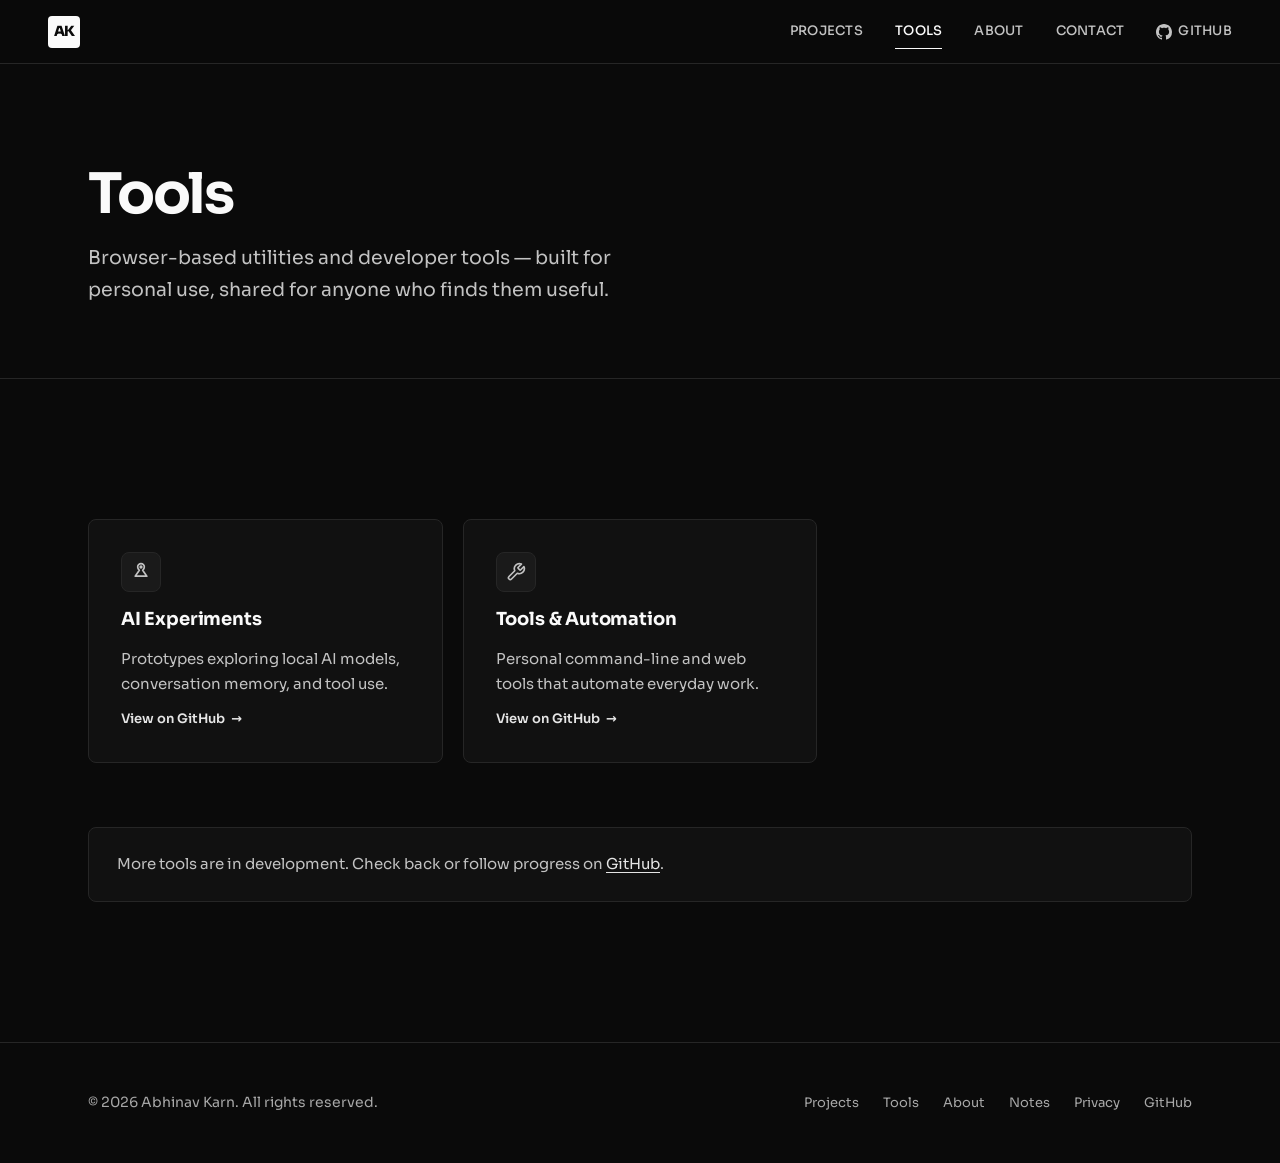
<file: tools/index.html>
<!DOCTYPE html>
<html lang="en">
<head>
    <!-- Google Tag Manager (Ultra-optimized user-interaction and idle deferral) -->
    <script>
    window.dataLayer = window.dataLayer || [];
    function initGTM() {
        if (window.gtmDidInit) return;
        window.gtmDidInit = true;
        window.removeEventListener('scroll', initGTM);
        window.removeEventListener('pointerdown', initGTM);
        window.removeEventListener('touchstart', initGTM);
        window.removeEventListener('keydown', initGTM);
        (function(w,d,s,l,i){w[l]=w[l]||[];w[l].push({'gtm.start':
        new Date().getTime(),event:'gtm.js'});var f=d.getElementsByTagName(s)[0],
        j=d.createElement(s),dl=l!='dataLayer'?'&l='+l:'';j.async=true;j.src=
        'https://www.googletagmanager.com/gtm.js?id='+i+dl;f.parentNode.insertBefore(j,f);
        })(window,document,'script','dataLayer','GTM-N6VHCDK9');
    }
    window.addEventListener('scroll', initGTM, {passive: true, once: true});
    window.addEventListener('pointerdown', initGTM, {passive: true, once: true});
    window.addEventListener('touchstart', initGTM, {passive: true, once: true});
    window.addEventListener('keydown', initGTM, {passive: true, once: true});
    window.addEventListener('load', function() {
        if ('requestIdleCallback' in window) {
            requestIdleCallback(function() { setTimeout(initGTM, 2500); }, { timeout: 6000 });
        } else {
            setTimeout(initGTM, 4000);
        }
    }, { once: true });
    </script>
    <!-- End Google Tag Manager -->
    <meta charset="UTF-8">
    <meta name="viewport" content="width=device-width, initial-scale=1.0">
    <title>Developer Tools &amp; Browser Utilities — Abhinav Karn</title>
    <meta name="description" content="Discover lightweight browser-based developer tools, productivity utilities, and AI experiment testbeds engineered by Abhinav Karn.">
    <link rel="canonical" href="https://abhinavkarn.in/tools/">
    <meta name="robots" content="index, follow">
    <meta name="theme-color" content="#0a0a0a">
    <meta property="og:type" content="website">
    <meta property="og:site_name" content="Abhinav Karn">
    <meta property="og:title" content="Developer Tools &amp; Browser Utilities — Abhinav Karn">
    <meta property="og:description" content="Discover lightweight browser-based developer tools, productivity utilities, and AI experiment testbeds engineered by Abhinav Karn.">
    <meta property="og:image" content="https://abhinavkarn.in/logo_white-black.png">
    <meta property="og:image:alt" content="Abhinav Karn — Developer Portfolio">
    <meta name="twitter:card" content="summary">
    <meta name="twitter:title" content="Developer Tools &amp; Browser Utilities — Abhinav Karn">
    <meta name="twitter:description" content="Discover lightweight browser-based developer tools, productivity utilities, and AI experiment testbeds engineered by Abhinav Karn.">
    <meta name="twitter:image" content="https://abhinavkarn.in/logo_white-black.png">
    <link rel="icon" href="../logo_white-black.png" type="image/png">
    <link rel="apple-touch-icon" href="../logo_white-black.png">
    <meta property="og:url" content="https://abhinavkarn.in/tools/">
    <link rel="stylesheet" href="../assets/css/style.min.css">
    <link rel="preconnect" href="https://fonts.googleapis.com">
    <link rel="preconnect" href="https://fonts.gstatic.com" crossorigin>
    <link rel="preload" as="style" href="https://fonts.googleapis.com/css2?family=Sora:wght@400;600;700;800&display=swap">
    <link rel="stylesheet" href="https://fonts.googleapis.com/css2?family=Sora:wght@400;600;700;800&display=swap" media="print" onload="this.media='all'">
    <noscript><link rel="stylesheet" href="https://fonts.googleapis.com/css2?family=Sora:wght@400;600;700;800&display=swap"></noscript>
    <script type="application/ld+json">
    {
      "@context": "https://schema.org",
      "@type": "CollectionPage",
      "@id": "https://abhinavkarn.in/tools/#webpage",
      "url": "https://abhinavkarn.in/tools/",
      "name": "Tools — Abhinav Karn",
      "description": "Browser-based utilities and developer tools by Abhinav Karn.",
      "author": {
        "@type": "Person",
        "@id": "https://abhinavkarn.in/#person",
        "name": "Abhinav Karn"
      }
    }
    </script>
</head>
<body>
    <!-- Google Tag Manager (noscript) -->
    <noscript><iframe src="https://www.googletagmanager.com/ns.html?id=GTM-N6VHCDK9"
    height="0" width="0" style="display:none;visibility:hidden"></iframe></noscript>
    <!-- End Google Tag Manager (noscript) -->

<a href="#main" class="skip-link">Skip to content</a>

<header class="site-header">
        <a href="/" class="site-mark" aria-label="Abhinav Karn — Home">
        <span class="site-mark__symbol">AK</span>
    </a>
    <button class="nav-toggle" id="navToggle" aria-label="Open menu" aria-expanded="false" aria-controls="siteNav">
        <svg viewBox="0 0 24 24" fill="none" stroke-width="2" stroke-linecap="round"><line x1="4" y1="6" x2="20" y2="6"/><line x1="4" y1="12" x2="20" y2="12"/><line x1="4" y1="18" x2="20" y2="18"/></svg>
    </button>
    <nav class="site-nav" id="siteNav" aria-label="Main navigation">
        <a href="/projects/" class="site-nav__link">Projects</a>
        <a href="/tools/" class="site-nav__link" aria-current="page">Tools</a>
        <a href="/about/" class="site-nav__link">About</a>
        <a href="/contact/" class="site-nav__link">Contact</a>
        <a href="https://github.com/KarnAbhinav00" class="site-nav__link site-nav__link--github" target="_blank" rel="noopener noreferrer" aria-label="GitHub profile">
            <svg viewBox="0 0 16 16"><path d="M8 0C3.58 0 0 3.58 0 8c0 3.54 2.29 6.53 5.47 7.59.4.07.55-.17.55-.38 0-.19-.01-.82-.01-1.49-2.01.37-2.53-.49-2.69-.94-.09-.23-.48-.94-.82-1.13-.28-.15-.68-.52-.01-.53.63-.01 1.08.58 1.23.82.72 1.21 1.87.87 2.33.66.07-.52.28-.87.51-1.07-1.78-.2-3.64-.89-3.64-3.95 0-.87.31-1.59.82-2.15-.08-.2-.36-1.02.08-2.12 0 0 .67-.21 2.2.82.64-.18 1.32-.27 2-.27.68 0 1.36.09 2 .27 1.53-1.04 2.2-.82 2.2-.82.44 1.1.16 1.92.08 2.12.51.56.82 1.27.82 2.15 0 3.07-1.87 3.75-3.65 3.95.29.25.54.73.54 1.48 0 1.07-.01 1.93-.01 2.2 0 .21.15.46.55.38A8.013 8.013 0 0016 8c0-4.42-3.58-8-8-8z"/></svg>
            GitHub
        </a>
    </nav>
</header>

<main id="main">
    <section class="page-hero">
        <div class="container">
            <div class="reveal">
                <h1 class="page-hero__title">Tools</h1>
                <p class="page-hero__desc">Browser-based utilities and developer tools — built for personal use, shared for anyone who finds them useful.</p>
            </div>
        </div>
    </section>

    <section class="section">
        <div class="container">
            <div class="tools-grid reveal">
                <a href="https://github.com/KarnAbhinav00" class="tool-card" target="_blank" rel="noopener noreferrer">
                    <div class="tool-card__icon">
                        <svg viewBox="0 0 24 24" fill="none" stroke="currentColor" stroke-width="2" stroke-linecap="round" stroke-linejoin="round"><path d="M12 2a4 4 0 0 0-4 4c0 2 1 3 2 4l-5 7h14l-5-7c1-1 2-2 2-4a4 4 0 0 0-4-4z"/><circle cx="12" cy="6" r="1"/></svg>
                    </div>
                    <h2 class="tool-card__title">AI Experiments</h2>
                    <p class="tool-card__desc">Prototypes exploring local AI models, conversation memory, and tool use.</p>
                    <span class="tool-card__cta">View on GitHub <span aria-hidden="true">→</span></span>
                </a>
                <a href="https://github.com/KarnAbhinav00" class="tool-card" target="_blank" rel="noopener noreferrer">
                    <div class="tool-card__icon">
                        <svg viewBox="0 0 24 24" fill="none" stroke="currentColor" stroke-width="2" stroke-linecap="round" stroke-linejoin="round"><path d="M14.7 6.3a1 1 0 0 0 0 1.4l1.6 1.6a1 1 0 0 0 1.4 0l3.77-3.77a6 6 0 0 1-7.94 7.94l-6.91 6.91a2.12 2.12 0 0 1-3-3l6.91-6.91a6 6 0 0 1 7.94-7.94l-3.76 3.76z"/></svg>
                    </div>
                    <h2 class="tool-card__title">Tools &amp; Automation</h2>
                    <p class="tool-card__desc">Personal command-line and web tools that automate everyday work.</p>
                    <span class="tool-card__cta">View on GitHub <span aria-hidden="true">→</span></span>
                </a>
            </div>

            <div class="reveal" style="margin-top: 64px; padding: 24px 28px; border: 1px solid var(--border); border-radius: 8px; background: var(--bg-s);">
                <p style="font-size: 15px; color: var(--text-s); line-height: 1.65;">More tools are in development. Check back or follow progress on <a href="https://github.com/KarnAbhinav00" target="_blank" rel="noopener noreferrer" style="color: var(--text-p); text-decoration: underline; text-underline-offset: 3px;">GitHub</a>.</p>
            </div>
        </div>
    </section>
</main>

    <!-- Floating Bottom Liquid Glass Navbar -->
    <div class="floating-dock-container" aria-label="Quick navigation">
        <nav class="floating-dock">
            <a href="/" class="dock-item"  aria-label="Home">
                <svg viewBox="0 0 24 24"><path d="M3 9l9-7 9 7v11a2 2 0 0 1-2 2H5a2 2 0 0 1-2-2z"/><polyline points="9 22 9 12 15 12 15 22"/></svg>
                <span class="dock-label">Home</span>
            </a>
            <a href="/projects/" class="dock-item"  aria-label="Projects">
                <svg viewBox="0 0 24 24"><path d="M22 19a2 2 0 0 1-2 2H4a2 2 0 0 1-2-2V5a2 2 0 0 1 2-2h5l2 3h9a2 2 0 0 1 2 2z"/></svg>
                <span class="dock-label">Projects</span>
            </a>
            <a href="/tools/" class="dock-item"  aria-label="Tools">
                <svg viewBox="0 0 24 24"><path d="M14.7 6.3a1 1 0 0 0 0 1.4l1.6 1.6a1 1 0 0 0 1.4 0l3.77-3.77a6 6 0 0 1-7.94 7.94l-6.91 6.91a2.12 2.12 0 0 1-3-3l6.91-6.91a6 6 0 0 1 7.94-7.94l-3.76 3.76z"/></svg>
                <span class="dock-label">Tools</span>
            </a>
            <a href="/about/" class="dock-item"  aria-label="About">
                <svg viewBox="0 0 24 24"><path d="M20 21v-2a4 4 0 0 0-4-4H8a4 4 0 0 0-4 4v2"/><circle cx="12" cy="7" r="4"/></svg>
                <span class="dock-label">About</span>
            </a>
            <a href="/contact/" class="dock-item"  aria-label="Contact">
                <svg viewBox="0 0 24 24"><path d="M4 4h16c1.1 0 2 .9 2 2v12c0 1.1-.9 2-2 2H4c-1.1 0-2-.9-2-2V6c0-1.1.9-2 2-2z"/><polyline points="22,6 12,13 2,6"/></svg>
                <span class="dock-label">Contact</span>
            </a>
            <div class="dock-divider" aria-hidden="true"></div>
            <a href="https://github.com/KarnAbhinav00" class="dock-item" target="_blank" rel="noopener noreferrer" aria-label="GitHub Profile">
                <svg viewBox="0 0 16 16" fill="currentColor" stroke="none" style="width:16px;height:16px;"><path d="M8 0C3.58 0 0 3.58 0 8c0 3.54 2.29 6.53 5.47 7.59.4.07.55-.17.55-.38 0-.19-.01-.82-.01-1.49-2.01.37-2.53-.49-2.69-.94-.09-.23-.48-.94-.82-1.13-.28-.15-.68-.52-.01-.53.63-.01 1.08.58 1.23.82.72 1.21 1.87.87 2.33.66.07-.52.28-.87.51-1.07-1.78-.2-3.64-.89-3.64-3.95 0-.87.31-1.59.82-2.15-.08-.2-.36-1.02.08-2.12 0 0 .67-.21 2.2.82.64-.18 1.32-.27 2-.27.68 0 1.36.09 2 .27 1.53-1.04 2.2-.82 2.2-.82.44 1.1.16 1.92.08 2.12.51.56.82 1.27.82 2.15 0 3.07-1.87 3.75-3.65 3.95.29.25.54.73.54 1.48 0 1.07-.01 1.93-.01 2.2 0 .21.15.46.55.38A8.013 8.013 0 0016 8c0-4.42-3.58-8-8-8z"/></svg>
            </a>
        </nav>
    </div>
<footer class="site-footer">
    <div class="container">
        <div class="footer-inner">
            <div class="footer-copy">&copy; 2026 Abhinav Karn. All rights reserved.</div>
            <nav class="footer-links" aria-label="Footer navigation">
                <a href="/projects/">Projects</a>
                <a href="/tools/">Tools</a>
                <a href="/about/">About</a>
                <a href="/notes/">Notes</a>
                <a href="/privacy-policy/">Privacy</a>
                <a href="https://github.com/KarnAbhinav00" target="_blank" rel="noopener noreferrer">GitHub</a>
            </nav>
        </div>
    </div>
</footer>

<script>
(function() {
    var toggle = document.getElementById('navToggle');
    var nav = document.getElementById('siteNav');
    if (!toggle || !nav) return;
    toggle.addEventListener('click', function() {
        var expanded = toggle.getAttribute('aria-expanded') === 'true';
        toggle.setAttribute('aria-expanded', !expanded);
        nav.classList.toggle('is-open', !expanded);
        document.body.style.overflow = !expanded ? 'hidden' : '';
    });
    nav.querySelectorAll('.site-nav__link').forEach(function(link) {
        link.addEventListener('click', function() {
            toggle.setAttribute('aria-expanded', 'false');
            nav.classList.remove('is-open');
            document.body.style.overflow = '';
        });
    });
    document.addEventListener('keydown', function(e) {
        if (e.key === 'Escape' && nav.classList.contains('is-open')) {
            toggle.setAttribute('aria-expanded', 'false');
            nav.classList.remove('is-open');
            document.body.style.overflow = '';
            toggle.focus();
        }
    });
})();
(function() {
    var els = document.querySelectorAll('.reveal');
    if (!els.length) return;
    var observer = new IntersectionObserver(function(entries) {
        entries.forEach(function(entry) {
            if (entry.isIntersecting) {
                entry.target.classList.add('is-visible');
                observer.unobserve(entry.target);
            }
        });
    }, { threshold: 0.1, rootMargin: '0px 0px -40px 0px' });
    els.forEach(function(el) { observer.observe(el); });
})();
</script>

</body>
</html>
</file>
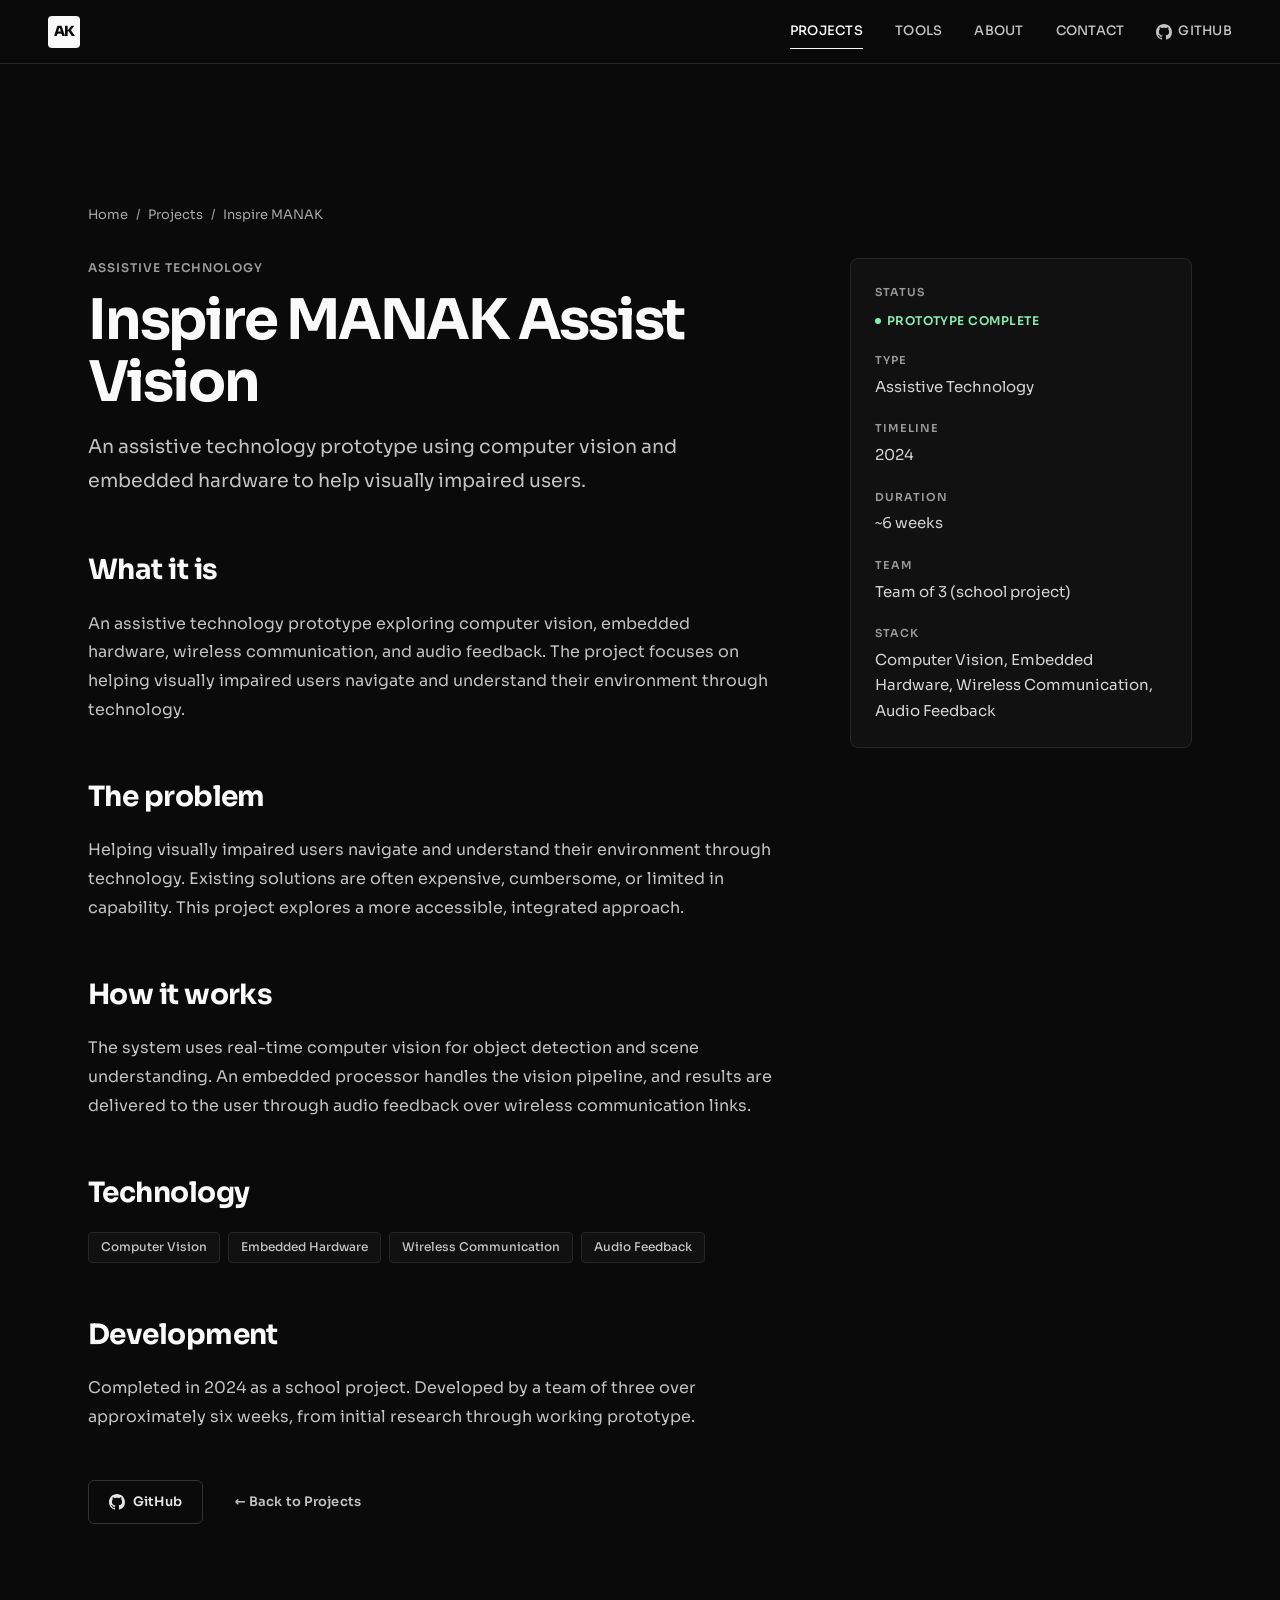
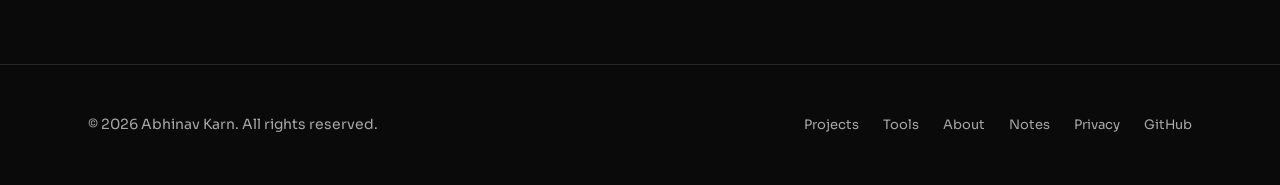
<file: projects/inspire-manak/index.html>
<!DOCTYPE html>
<html lang="en">
<head>
    <!-- Google Tag Manager (Ultra-optimized user-interaction and idle deferral) -->
    <script>
    window.dataLayer = window.dataLayer || [];
    function initGTM() {
        if (window.gtmDidInit) return;
        window.gtmDidInit = true;
        window.removeEventListener('scroll', initGTM);
        window.removeEventListener('pointerdown', initGTM);
        window.removeEventListener('touchstart', initGTM);
        window.removeEventListener('keydown', initGTM);
        (function(w,d,s,l,i){w[l]=w[l]||[];w[l].push({'gtm.start':
        new Date().getTime(),event:'gtm.js'});var f=d.getElementsByTagName(s)[0],
        j=d.createElement(s),dl=l!='dataLayer'?'&l='+l:'';j.async=true;j.src=
        'https://www.googletagmanager.com/gtm.js?id='+i+dl;f.parentNode.insertBefore(j,f);
        })(window,document,'script','dataLayer','GTM-N6VHCDK9');
    }
    window.addEventListener('scroll', initGTM, {passive: true, once: true});
    window.addEventListener('pointerdown', initGTM, {passive: true, once: true});
    window.addEventListener('touchstart', initGTM, {passive: true, once: true});
    window.addEventListener('keydown', initGTM, {passive: true, once: true});
    window.addEventListener('load', function() {
        if ('requestIdleCallback' in window) {
            requestIdleCallback(function() { setTimeout(initGTM, 2500); }, { timeout: 6000 });
        } else {
            setTimeout(initGTM, 4000);
        }
    }, { once: true });
    </script>
    <!-- End Google Tag Manager -->
    <meta charset="UTF-8">
    <meta name="viewport" content="width=device-width, initial-scale=1.0">
    <title>Inspire MANAK Assist Vision — Computer Vision Assistive Tech</title>
    <meta name="description" content="Assistive technology prototype combining real-time edge computer vision, embedded hardware, and wireless audio feedback for visually impaired navigation.">
    <link rel="canonical" href="https://abhinavkarn.in/projects/inspire-manak/">
    <meta name="robots" content="index, follow">
    <meta name="theme-color" content="#0a0a0a">
    <meta property="og:type" content="website">
    <meta property="og:site_name" content="Abhinav Karn">
    <meta property="og:title" content="Inspire MANAK Assist Vision — Computer Vision Assistive Tech">
    <meta property="og:description" content="Assistive technology prototype combining real-time edge computer vision, embedded hardware, and wireless audio feedback for visually impaired navigation.">
    <meta property="og:image" content="https://abhinavkarn.in/logo_white-black.png">
    <meta property="og:image:alt" content="Abhinav Karn — Developer Portfolio">
    <meta name="twitter:card" content="summary">
    <meta name="twitter:title" content="Inspire MANAK Assist Vision — Computer Vision Assistive Tech">
    <meta name="twitter:description" content="Assistive technology prototype combining real-time edge computer vision, embedded hardware, and wireless audio feedback for visually impaired navigation.">
    <meta name="twitter:image" content="https://abhinavkarn.in/logo_white-black.png">
    <link rel="icon" href="../../logo_white-black.png" type="image/png">
    <link rel="apple-touch-icon" href="../../logo_white-black.png">
    <meta property="og:url" content="https://abhinavkarn.in/projects/inspire-manak/">
    <link rel="stylesheet" href="../../assets/css/style.min.css">
    <link rel="preload" as="style" href="https://fonts.googleapis.com/css2?family=Sora:wght@400;600;700;800&display=swap">
    <link rel="stylesheet" href="https://fonts.googleapis.com/css2?family=Sora:wght@400;600;700;800&display=swap" media="print" onload="this.media='all'">
    <noscript><link rel="stylesheet" href="https://fonts.googleapis.com/css2?family=Sora:wght@400;600;700;800&display=swap"></noscript>
    <script type="application/ld+json">
    {
      "@context": "https://schema.org",
      "@type": "TechArticle",
      "@id": "https://abhinavkarn.in/projects/inspire-manak/#project",
      "headline": "Inspire MANAK Assist Vision Prototype",
      "description": "An assistive technology prototype exploring computer vision, embedded hardware, wireless communication, and audio feedback.",
      "author": {
        "@type": "Person",
        "@id": "https://abhinavkarn.in/#person",
        "name": "Abhinav Karn",
        "url": "https://abhinavkarn.in/"
      }
    }
    </script>
</head>
<body>
    <!-- Google Tag Manager (noscript) -->
    <noscript><iframe src="https://www.googletagmanager.com/ns.html?id=GTM-N6VHCDK9"
    height="0" width="0" style="display:none;visibility:hidden"></iframe></noscript>
    <!-- End Google Tag Manager (noscript) -->

<a href="#main" class="skip-link">Skip to content</a>

<header class="site-header">
        <a href="/" class="site-mark" aria-label="Abhinav Karn — Home">
        <span class="site-mark__symbol">AK</span>
    </a>
    <button class="nav-toggle" id="navToggle" aria-label="Open menu" aria-expanded="false" aria-controls="siteNav">
        <svg viewBox="0 0 24 24" fill="none" stroke-width="2" stroke-linecap="round"><line x1="4" y1="6" x2="20" y2="6"/><line x1="4" y1="12" x2="20" y2="12"/><line x1="4" y1="18" x2="20" y2="18"/></svg>
    </button>
    <nav class="site-nav" id="siteNav" aria-label="Main navigation">
        <a href="/projects/" class="site-nav__link" aria-current="page">Projects</a>
        <a href="/tools/" class="site-nav__link">Tools</a>
        <a href="/about/" class="site-nav__link">About</a>
        <a href="/contact/" class="site-nav__link">Contact</a>
        <a href="https://github.com/KarnAbhinav00" class="site-nav__link site-nav__link--github" target="_blank" rel="noopener noreferrer" aria-label="GitHub profile">
            <svg viewBox="0 0 16 16"><path d="M8 0C3.58 0 0 3.58 0 8c0 3.54 2.29 6.53 5.47 7.59.4.07.55-.17.55-.38 0-.19-.01-.82-.01-1.49-2.01.37-2.53-.49-2.69-.94-.09-.23-.48-.94-.82-1.13-.28-.15-.68-.52-.01-.53.63-.01 1.08.58 1.23.82.72 1.21 1.87.87 2.33.66.07-.52.28-.87.51-1.07-1.78-.2-3.64-.89-3.64-3.95 0-.87.31-1.59.82-2.15-.08-.2-.36-1.02.08-2.12 0 0 .67-.21 2.2.82.64-.18 1.32-.27 2-.27.68 0 1.36.09 2 .27 1.53-1.04 2.2-.82 2.2-.82.44 1.1.16 1.92.08 2.12.51.56.82 1.27.82 2.15 0 3.07-1.87 3.75-3.65 3.95.29.25.54.73.54 1.48 0 1.07-.01 1.93-.01 2.2 0 .21.15.46.55.38A8.013 8.013 0 0016 8c0-4.42-3.58-8-8-8z"/></svg>
            GitHub
        </a>
    </nav>
</header>

<main id="main">

    <section class="section">
        <div class="container">

            <!-- Breadcrumbs -->
            <nav class="breadcrumbs reveal" aria-label="Breadcrumb">
                <a href="/">Home</a>
                <span class="breadcrumbs__sep" aria-hidden="true">/</span>
                <a href="/projects/">Projects</a>
                <span class="breadcrumbs__sep" aria-hidden="true">/</span>
                <span aria-current="page">Inspire MANAK</span>
            </nav>

            <div class="about-grid">
                <!-- Main Content -->
                <div class="project-detail">
                    <div class="project-detail__header">
                        <div class="project-entry__meta">Assistive Technology</div>
                        <h1 class="page-hero__title" style="margin-bottom:16px;">Inspire MANAK Assist Vision</h1>
                        <p class="page-hero__desc">An assistive technology prototype using computer vision and embedded hardware to help visually impaired users.</p>
                    </div>

                    <h2>What it is</h2>
                    <p>An assistive technology prototype exploring computer vision, embedded hardware, wireless communication, and audio feedback. The project focuses on helping visually impaired users navigate and understand their environment through technology.</p>

                    <h2>The problem</h2>
                    <p>Helping visually impaired users navigate and understand their environment through technology. Existing solutions are often expensive, cumbersome, or limited in capability. This project explores a more accessible, integrated approach.</p>

                    <h2>How it works</h2>
                    <p>The system uses real-time computer vision for object detection and scene understanding. An embedded processor handles the vision pipeline, and results are delivered to the user through audio feedback over wireless communication links.</p>

                    <h2>Technology</h2>
                    <div class="project-entry__tech" style="margin-bottom:24px;">
                        <span class="tag">Computer Vision</span>
                        <span class="tag">Embedded Hardware</span>
                        <span class="tag">Wireless Communication</span>
                        <span class="tag">Audio Feedback</span>
                    </div>

                    <h2>Development</h2>
                    <p>Completed in 2024 as a school project. Developed by a team of three over approximately six weeks, from initial research through working prototype.</p>

                    <div style="margin-top:48px;display:flex;gap:12px;flex-wrap:wrap;">
                        <a href="https://github.com/KarnAbhinav00" class="btn btn--secondary btn--sm" target="_blank" rel="noopener noreferrer">
                            <svg viewBox="0 0 16 16" width="16" height="16" fill="currentColor"><path d="M8 0C3.58 0 0 3.58 0 8c0 3.54 2.29 6.53 5.47 7.59.4.07.55-.17.55-.38 0-.19-.01-.82-.01-1.49-2.01.37-2.53-.49-2.69-.94-.09-.23-.48-.94-.82-1.13-.28-.15-.68-.52-.01-.53.63-.01 1.08.58 1.23.82.72 1.21 1.87.87 2.33.66.07-.52.28-.87.51-1.07-1.78-.2-3.64-.89-3.64-3.95 0-.87.31-1.59.82-2.15-.08-.2-.36-1.02.08-2.12 0 0 .67-.21 2.2.82.64-.18 1.32-.27 2-.27.68 0 1.36.09 2 .27 1.53-1.04 2.2-.82 2.2-.82.44 1.1.16 1.92.08 2.12.51.56.82 1.27.82 2.15 0 3.07-1.87 3.75-3.65 3.95.29.25.54.73.54 1.48 0 1.07-.01 1.93-.01 2.2 0 .21.15.46.55.38A8.013 8.013 0 0016 8c0-4.42-3.58-8-8-8z"/></svg>
                            GitHub
                        </a>
                        <a href="/projects/" class="btn btn--ghost btn--sm">← Back to Projects</a>
                    </div>
                </div>

                <!-- Sidebar -->
                <aside>
                    <dl class="project-detail__sidebar reveal">
                        <dt>Status</dt>
                        <dd><span class="status status--active">Prototype Complete</span></dd>
                        <dt>Type</dt>
                        <dd>Assistive Technology</dd>
                        <dt>Timeline</dt>
                        <dd>2024</dd>
                        <dt>Duration</dt>
                        <dd>~6 weeks</dd>
                        <dt>Team</dt>
                        <dd>Team of 3 (school project)</dd>
                        <dt>Stack</dt>
                        <dd>Computer Vision, Embedded Hardware, Wireless Communication, Audio Feedback</dd>
                    </dl>
                </aside>
            </div>

        </div>
    </section>

</main>

    <!-- Floating Bottom Liquid Glass Navbar -->
    <div class="floating-dock-container" aria-label="Quick navigation">
        <nav class="floating-dock">
            <a href="/" class="dock-item"  aria-label="Home">
                <svg viewBox="0 0 24 24"><path d="M3 9l9-7 9 7v11a2 2 0 0 1-2 2H5a2 2 0 0 1-2-2z"/><polyline points="9 22 9 12 15 12 15 22"/></svg>
                <span class="dock-label">Home</span>
            </a>
            <a href="/projects/" class="dock-item"  aria-label="Projects">
                <svg viewBox="0 0 24 24"><path d="M22 19a2 2 0 0 1-2 2H4a2 2 0 0 1-2-2V5a2 2 0 0 1 2-2h5l2 3h9a2 2 0 0 1 2 2z"/></svg>
                <span class="dock-label">Projects</span>
            </a>
            <a href="/tools/" class="dock-item"  aria-label="Tools">
                <svg viewBox="0 0 24 24"><path d="M14.7 6.3a1 1 0 0 0 0 1.4l1.6 1.6a1 1 0 0 0 1.4 0l3.77-3.77a6 6 0 0 1-7.94 7.94l-6.91 6.91a2.12 2.12 0 0 1-3-3l6.91-6.91a6 6 0 0 1 7.94-7.94l-3.76 3.76z"/></svg>
                <span class="dock-label">Tools</span>
            </a>
            <a href="/about/" class="dock-item"  aria-label="About">
                <svg viewBox="0 0 24 24"><path d="M20 21v-2a4 4 0 0 0-4-4H8a4 4 0 0 0-4 4v2"/><circle cx="12" cy="7" r="4"/></svg>
                <span class="dock-label">About</span>
            </a>
            <a href="/contact/" class="dock-item"  aria-label="Contact">
                <svg viewBox="0 0 24 24"><path d="M4 4h16c1.1 0 2 .9 2 2v12c0 1.1-.9 2-2 2H4c-1.1 0-2-.9-2-2V6c0-1.1.9-2 2-2z"/><polyline points="22,6 12,13 2,6"/></svg>
                <span class="dock-label">Contact</span>
            </a>
            <div class="dock-divider" aria-hidden="true"></div>
            <a href="https://github.com/KarnAbhinav00" class="dock-item" target="_blank" rel="noopener noreferrer" aria-label="GitHub Profile">
                <svg viewBox="0 0 16 16" fill="currentColor" stroke="none" style="width:16px;height:16px;"><path d="M8 0C3.58 0 0 3.58 0 8c0 3.54 2.29 6.53 5.47 7.59.4.07.55-.17.55-.38 0-.19-.01-.82-.01-1.49-2.01.37-2.53-.49-2.69-.94-.09-.23-.48-.94-.82-1.13-.28-.15-.68-.52-.01-.53.63-.01 1.08.58 1.23.82.72 1.21 1.87.87 2.33.66.07-.52.28-.87.51-1.07-1.78-.2-3.64-.89-3.64-3.95 0-.87.31-1.59.82-2.15-.08-.2-.36-1.02.08-2.12 0 0 .67-.21 2.2.82.64-.18 1.32-.27 2-.27.68 0 1.36.09 2 .27 1.53-1.04 2.2-.82 2.2-.82.44 1.1.16 1.92.08 2.12.51.56.82 1.27.82 2.15 0 3.07-1.87 3.75-3.65 3.95.29.25.54.73.54 1.48 0 1.07-.01 1.93-.01 2.2 0 .21.15.46.55.38A8.013 8.013 0 0016 8c0-4.42-3.58-8-8-8z"/></svg>
            </a>
        </nav>
    </div>
<footer class="site-footer">
    <div class="container">
        <div class="footer-inner">
            <div class="footer-copy">&copy; 2026 Abhinav Karn. All rights reserved.</div>
            <nav class="footer-links" aria-label="Footer navigation">
                <a href="/projects/">Projects</a>
                <a href="/tools/">Tools</a>
                <a href="/about/">About</a>
                <a href="/notes/">Notes</a>
                <a href="/privacy-policy/">Privacy</a>
                <a href="https://github.com/KarnAbhinav00" target="_blank" rel="noopener noreferrer">GitHub</a>
            </nav>
        </div>
    </div>
</footer>

<script>
(function() {
    var toggle = document.getElementById('navToggle');
    var nav = document.getElementById('siteNav');
    if (!toggle || !nav) return;
    toggle.addEventListener('click', function() {
        var expanded = toggle.getAttribute('aria-expanded') === 'true';
        toggle.setAttribute('aria-expanded', !expanded);
        nav.classList.toggle('is-open', !expanded);
        document.body.style.overflow = !expanded ? 'hidden' : '';
    });
    nav.querySelectorAll('.site-nav__link').forEach(function(link) {
        link.addEventListener('click', function() {
            toggle.setAttribute('aria-expanded', 'false');
            nav.classList.remove('is-open');
            document.body.style.overflow = '';
        });
    });
    document.addEventListener('keydown', function(e) {
        if (e.key === 'Escape' && nav.classList.contains('is-open')) {
            toggle.setAttribute('aria-expanded', 'false');
            nav.classList.remove('is-open');
            document.body.style.overflow = '';
            toggle.focus();
        }
    });
})();
(function() {
    var els = document.querySelectorAll('.reveal');
    if (!els.length) return;
    var observer = new IntersectionObserver(function(entries) {
        entries.forEach(function(entry) {
            if (entry.isIntersecting) {
                entry.target.classList.add('is-visible');
                observer.unobserve(entry.target);
            }
        });
    }, { threshold: 0.1, rootMargin: '0px 0px -40px 0px' });
    els.forEach(function(el) { observer.observe(el); });
})();
</script>

</body>
</html>
</file>
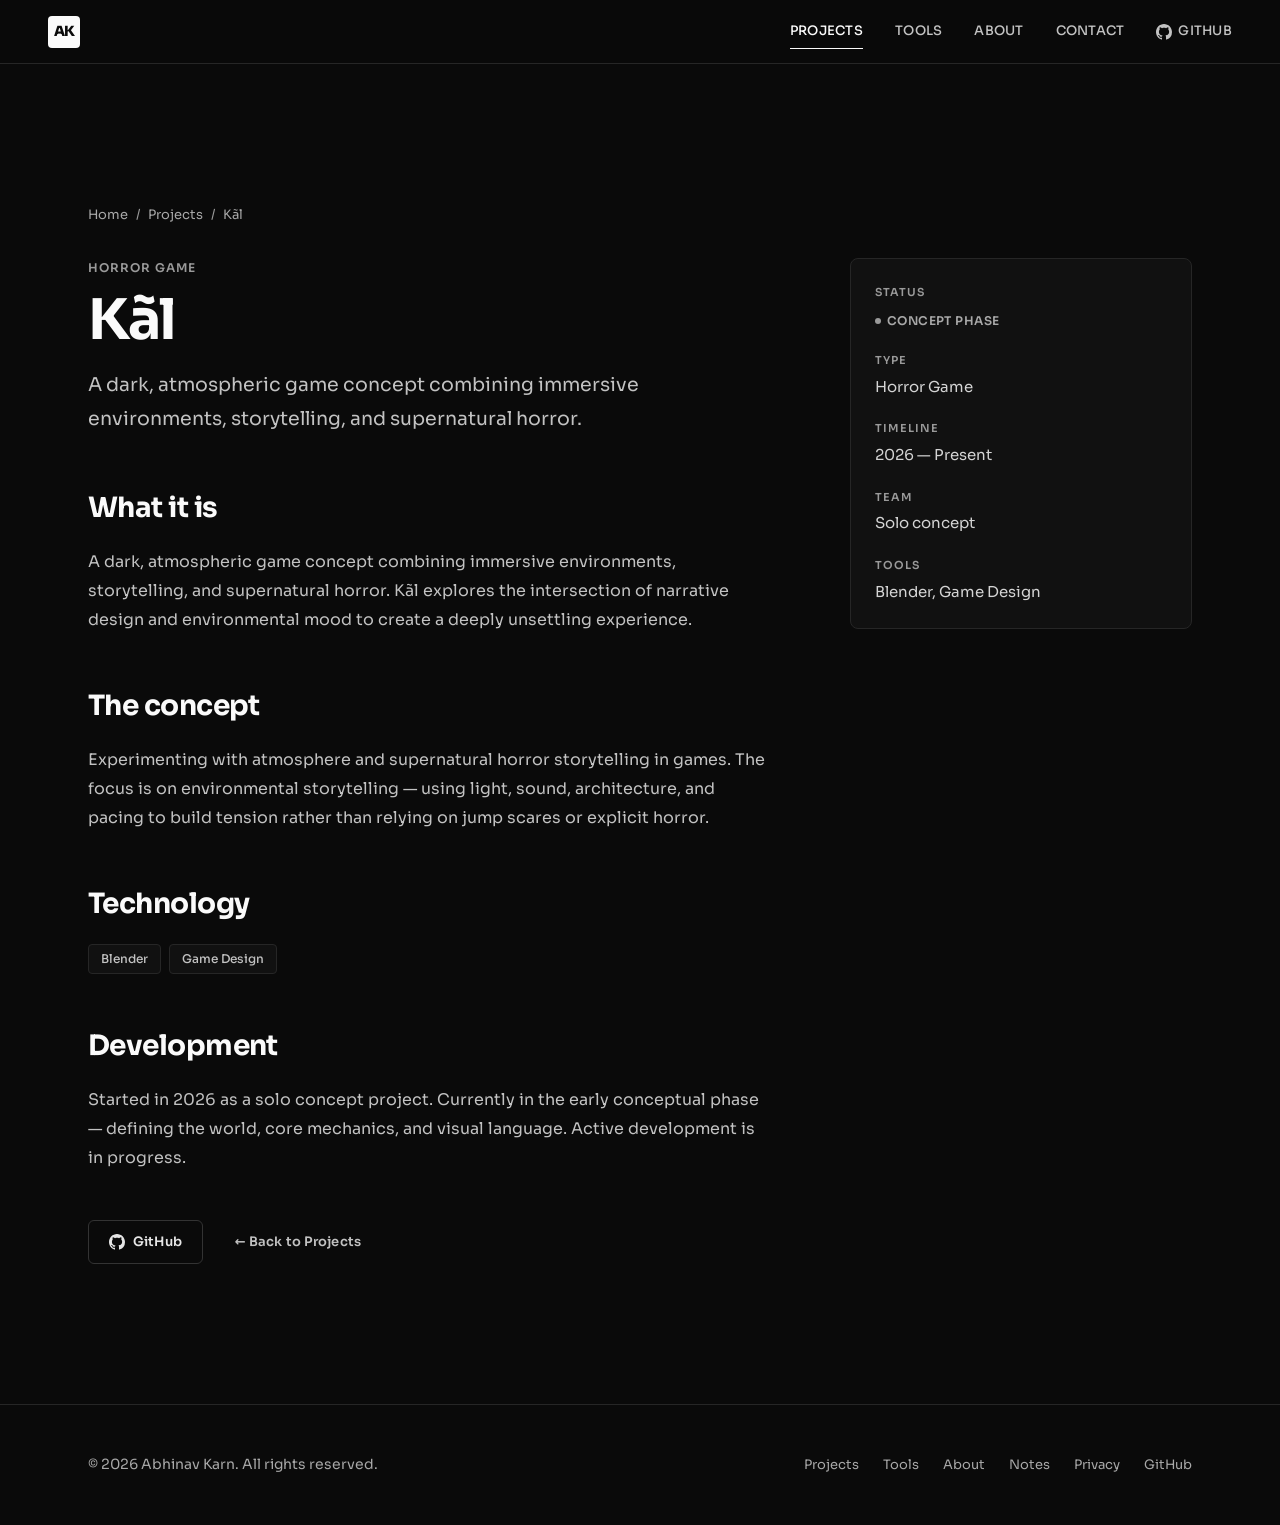
<file: projects/kal/index.html>
<!DOCTYPE html>
<html lang="en">
<head>
    <!-- Google Tag Manager (Ultra-optimized user-interaction and idle deferral) -->
    <script>
    window.dataLayer = window.dataLayer || [];
    function initGTM() {
        if (window.gtmDidInit) return;
        window.gtmDidInit = true;
        window.removeEventListener('scroll', initGTM);
        window.removeEventListener('pointerdown', initGTM);
        window.removeEventListener('touchstart', initGTM);
        window.removeEventListener('keydown', initGTM);
        (function(w,d,s,l,i){w[l]=w[l]||[];w[l].push({'gtm.start':
        new Date().getTime(),event:'gtm.js'});var f=d.getElementsByTagName(s)[0],
        j=d.createElement(s),dl=l!='dataLayer'?'&l='+l:'';j.async=true;j.src=
        'https://www.googletagmanager.com/gtm.js?id='+i+dl;f.parentNode.insertBefore(j,f);
        })(window,document,'script','dataLayer','GTM-N6VHCDK9');
    }
    window.addEventListener('scroll', initGTM, {passive: true, once: true});
    window.addEventListener('pointerdown', initGTM, {passive: true, once: true});
    window.addEventListener('touchstart', initGTM, {passive: true, once: true});
    window.addEventListener('keydown', initGTM, {passive: true, once: true});
    window.addEventListener('load', function() {
        if ('requestIdleCallback' in window) {
            requestIdleCallback(function() { setTimeout(initGTM, 2500); }, { timeout: 6000 });
        } else {
            setTimeout(initGTM, 4000);
        }
    }, { once: true });
    </script>
    <!-- End Google Tag Manager -->
    <meta charset="UTF-8">
    <meta name="viewport" content="width=device-width, initial-scale=1.0">
    <title>Kãl — Atmospheric Psychological Horror Game Prototype</title>
    <meta name="description" content="Explore the design and world-building of Kãl: an atmospheric 2D supernatural horror game built with custom Blender environments and narrative mechanics.">
    <link rel="canonical" href="https://abhinavkarn.in/projects/kal/">
    <meta name="robots" content="index, follow">
    <meta name="theme-color" content="#0a0a0a">
    <meta property="og:type" content="website">
    <meta property="og:site_name" content="Abhinav Karn">
    <meta property="og:title" content="Kãl — Atmospheric Psychological Horror Game Prototype">
    <meta property="og:description" content="Explore the design and world-building of Kãl: an atmospheric 2D supernatural horror game built with custom Blender environments and narrative mechanics.">
    <meta property="og:image" content="https://abhinavkarn.in/logo_white-black.png">
    <meta property="og:image:alt" content="Abhinav Karn — Developer Portfolio">
    <meta name="twitter:card" content="summary">
    <meta name="twitter:title" content="Kãl — Atmospheric Psychological Horror Game Prototype">
    <meta name="twitter:description" content="Explore the design and world-building of Kãl: an atmospheric 2D supernatural horror game built with custom Blender environments and narrative mechanics.">
    <meta name="twitter:image" content="https://abhinavkarn.in/logo_white-black.png">
    <link rel="icon" href="../../logo_white-black.png" type="image/png">
    <link rel="apple-touch-icon" href="../../logo_white-black.png">
    <meta property="og:url" content="https://abhinavkarn.in/projects/kal/">
    <link rel="stylesheet" href="../../assets/css/style.min.css">
    <link rel="preload" as="style" href="https://fonts.googleapis.com/css2?family=Sora:wght@400;600;700;800&display=swap">
    <link rel="stylesheet" href="https://fonts.googleapis.com/css2?family=Sora:wght@400;600;700;800&display=swap" media="print" onload="this.media='all'">
    <noscript><link rel="stylesheet" href="https://fonts.googleapis.com/css2?family=Sora:wght@400;600;700;800&display=swap"></noscript>
    <script type="application/ld+json">
    {
      "@context": "https://schema.org",
      "@type": "CreativeWork",
      "@id": "https://abhinavkarn.in/projects/kal/#project",
      "name": "Kãl",
      "genre": "Horror",
      "description": "A dark, atmospheric game concept combining immersive environments, storytelling, and supernatural horror.",
      "author": {
        "@type": "Person",
        "@id": "https://abhinavkarn.in/#person",
        "name": "Abhinav Karn",
        "url": "https://abhinavkarn.in/"
      }
    }
    </script>
</head>
<body>
    <!-- Google Tag Manager (noscript) -->
    <noscript><iframe src="https://www.googletagmanager.com/ns.html?id=GTM-N6VHCDK9"
    height="0" width="0" style="display:none;visibility:hidden"></iframe></noscript>
    <!-- End Google Tag Manager (noscript) -->

<a href="#main" class="skip-link">Skip to content</a>

<header class="site-header">
        <a href="/" class="site-mark" aria-label="Abhinav Karn — Home">
        <span class="site-mark__symbol">AK</span>
    </a>
    <button class="nav-toggle" id="navToggle" aria-label="Open menu" aria-expanded="false" aria-controls="siteNav">
        <svg viewBox="0 0 24 24" fill="none" stroke-width="2" stroke-linecap="round"><line x1="4" y1="6" x2="20" y2="6"/><line x1="4" y1="12" x2="20" y2="12"/><line x1="4" y1="18" x2="20" y2="18"/></svg>
    </button>
    <nav class="site-nav" id="siteNav" aria-label="Main navigation">
        <a href="/projects/" class="site-nav__link" aria-current="page">Projects</a>
        <a href="/tools/" class="site-nav__link">Tools</a>
        <a href="/about/" class="site-nav__link">About</a>
        <a href="/contact/" class="site-nav__link">Contact</a>
        <a href="https://github.com/KarnAbhinav00" class="site-nav__link site-nav__link--github" target="_blank" rel="noopener noreferrer" aria-label="GitHub profile">
            <svg viewBox="0 0 16 16"><path d="M8 0C3.58 0 0 3.58 0 8c0 3.54 2.29 6.53 5.47 7.59.4.07.55-.17.55-.38 0-.19-.01-.82-.01-1.49-2.01.37-2.53-.49-2.69-.94-.09-.23-.48-.94-.82-1.13-.28-.15-.68-.52-.01-.53.63-.01 1.08.58 1.23.82.72 1.21 1.87.87 2.33.66.07-.52.28-.87.51-1.07-1.78-.2-3.64-.89-3.64-3.95 0-.87.31-1.59.82-2.15-.08-.2-.36-1.02.08-2.12 0 0 .67-.21 2.2.82.64-.18 1.32-.27 2-.27.68 0 1.36.09 2 .27 1.53-1.04 2.2-.82 2.2-.82.44 1.1.16 1.92.08 2.12.51.56.82 1.27.82 2.15 0 3.07-1.87 3.75-3.65 3.95.29.25.54.73.54 1.48 0 1.07-.01 1.93-.01 2.2 0 .21.15.46.55.38A8.013 8.013 0 0016 8c0-4.42-3.58-8-8-8z"/></svg>
            GitHub
        </a>
    </nav>
</header>

<main id="main">

    <section class="section">
        <div class="container">

            <!-- Breadcrumbs -->
            <nav class="breadcrumbs reveal" aria-label="Breadcrumb">
                <a href="/">Home</a>
                <span class="breadcrumbs__sep" aria-hidden="true">/</span>
                <a href="/projects/">Projects</a>
                <span class="breadcrumbs__sep" aria-hidden="true">/</span>
                <span aria-current="page">Kãl</span>
            </nav>

            <div class="about-grid">
                <!-- Main Content -->
                <div class="project-detail">
                    <div class="project-detail__header">
                        <div class="project-entry__meta">Horror Game</div>
                        <h1 class="page-hero__title" style="margin-bottom:16px;">Kãl</h1>
                        <p class="page-hero__desc">A dark, atmospheric game concept combining immersive environments, storytelling, and supernatural horror.</p>
                    </div>

                    <h2>What it is</h2>
                    <p>A dark, atmospheric game concept combining immersive environments, storytelling, and supernatural horror. Kãl explores the intersection of narrative design and environmental mood to create a deeply unsettling experience.</p>

                    <h2>The concept</h2>
                    <p>Experimenting with atmosphere and supernatural horror storytelling in games. The focus is on environmental storytelling — using light, sound, architecture, and pacing to build tension rather than relying on jump scares or explicit horror.</p>

                    <h2>Technology</h2>
                    <div class="project-entry__tech" style="margin-bottom:24px;">
                        <span class="tag">Blender</span>
                        <span class="tag">Game Design</span>
                    </div>

                    <h2>Development</h2>
                    <p>Started in 2026 as a solo concept project. Currently in the early conceptual phase — defining the world, core mechanics, and visual language. Active development is in progress.</p>

                    <div style="margin-top:48px;display:flex;gap:12px;flex-wrap:wrap;">
                        <a href="https://github.com/KarnAbhinav00" class="btn btn--secondary btn--sm" target="_blank" rel="noopener noreferrer">
                            <svg viewBox="0 0 16 16" width="16" height="16" fill="currentColor"><path d="M8 0C3.58 0 0 3.58 0 8c0 3.54 2.29 6.53 5.47 7.59.4.07.55-.17.55-.38 0-.19-.01-.82-.01-1.49-2.01.37-2.53-.49-2.69-.94-.09-.23-.48-.94-.82-1.13-.28-.15-.68-.52-.01-.53.63-.01 1.08.58 1.23.82.72 1.21 1.87.87 2.33.66.07-.52.28-.87.51-1.07-1.78-.2-3.64-.89-3.64-3.95 0-.87.31-1.59.82-2.15-.08-.2-.36-1.02.08-2.12 0 0 .67-.21 2.2.82.64-.18 1.32-.27 2-.27.68 0 1.36.09 2 .27 1.53-1.04 2.2-.82 2.2-.82.44 1.1.16 1.92.08 2.12.51.56.82 1.27.82 2.15 0 3.07-1.87 3.75-3.65 3.95.29.25.54.73.54 1.48 0 1.07-.01 1.93-.01 2.2 0 .21.15.46.55.38A8.013 8.013 0 0016 8c0-4.42-3.58-8-8-8z"/></svg>
                            GitHub
                        </a>
                        <a href="/projects/" class="btn btn--ghost btn--sm">← Back to Projects</a>
                    </div>
                </div>

                <!-- Sidebar -->
                <aside>
                    <dl class="project-detail__sidebar reveal">
                        <dt>Status</dt>
                        <dd><span class="status status--concept">Concept Phase</span></dd>
                        <dt>Type</dt>
                        <dd>Horror Game</dd>
                        <dt>Timeline</dt>
                        <dd>2026 — Present</dd>
                        <dt>Team</dt>
                        <dd>Solo concept</dd>
                        <dt>Tools</dt>
                        <dd>Blender, Game Design</dd>
                    </dl>
                </aside>
            </div>

        </div>
    </section>

</main>

    <!-- Floating Bottom Liquid Glass Navbar -->
    <div class="floating-dock-container" aria-label="Quick navigation">
        <nav class="floating-dock">
            <a href="/" class="dock-item"  aria-label="Home">
                <svg viewBox="0 0 24 24"><path d="M3 9l9-7 9 7v11a2 2 0 0 1-2 2H5a2 2 0 0 1-2-2z"/><polyline points="9 22 9 12 15 12 15 22"/></svg>
                <span class="dock-label">Home</span>
            </a>
            <a href="/projects/" class="dock-item"  aria-label="Projects">
                <svg viewBox="0 0 24 24"><path d="M22 19a2 2 0 0 1-2 2H4a2 2 0 0 1-2-2V5a2 2 0 0 1 2-2h5l2 3h9a2 2 0 0 1 2 2z"/></svg>
                <span class="dock-label">Projects</span>
            </a>
            <a href="/tools/" class="dock-item"  aria-label="Tools">
                <svg viewBox="0 0 24 24"><path d="M14.7 6.3a1 1 0 0 0 0 1.4l1.6 1.6a1 1 0 0 0 1.4 0l3.77-3.77a6 6 0 0 1-7.94 7.94l-6.91 6.91a2.12 2.12 0 0 1-3-3l6.91-6.91a6 6 0 0 1 7.94-7.94l-3.76 3.76z"/></svg>
                <span class="dock-label">Tools</span>
            </a>
            <a href="/about/" class="dock-item"  aria-label="About">
                <svg viewBox="0 0 24 24"><path d="M20 21v-2a4 4 0 0 0-4-4H8a4 4 0 0 0-4 4v2"/><circle cx="12" cy="7" r="4"/></svg>
                <span class="dock-label">About</span>
            </a>
            <a href="/contact/" class="dock-item"  aria-label="Contact">
                <svg viewBox="0 0 24 24"><path d="M4 4h16c1.1 0 2 .9 2 2v12c0 1.1-.9 2-2 2H4c-1.1 0-2-.9-2-2V6c0-1.1.9-2 2-2z"/><polyline points="22,6 12,13 2,6"/></svg>
                <span class="dock-label">Contact</span>
            </a>
            <div class="dock-divider" aria-hidden="true"></div>
            <a href="https://github.com/KarnAbhinav00" class="dock-item" target="_blank" rel="noopener noreferrer" aria-label="GitHub Profile">
                <svg viewBox="0 0 16 16" fill="currentColor" stroke="none" style="width:16px;height:16px;"><path d="M8 0C3.58 0 0 3.58 0 8c0 3.54 2.29 6.53 5.47 7.59.4.07.55-.17.55-.38 0-.19-.01-.82-.01-1.49-2.01.37-2.53-.49-2.69-.94-.09-.23-.48-.94-.82-1.13-.28-.15-.68-.52-.01-.53.63-.01 1.08.58 1.23.82.72 1.21 1.87.87 2.33.66.07-.52.28-.87.51-1.07-1.78-.2-3.64-.89-3.64-3.95 0-.87.31-1.59.82-2.15-.08-.2-.36-1.02.08-2.12 0 0 .67-.21 2.2.82.64-.18 1.32-.27 2-.27.68 0 1.36.09 2 .27 1.53-1.04 2.2-.82 2.2-.82.44 1.1.16 1.92.08 2.12.51.56.82 1.27.82 2.15 0 3.07-1.87 3.75-3.65 3.95.29.25.54.73.54 1.48 0 1.07-.01 1.93-.01 2.2 0 .21.15.46.55.38A8.013 8.013 0 0016 8c0-4.42-3.58-8-8-8z"/></svg>
            </a>
        </nav>
    </div>
<footer class="site-footer">
    <div class="container">
        <div class="footer-inner">
            <div class="footer-copy">&copy; 2026 Abhinav Karn. All rights reserved.</div>
            <nav class="footer-links" aria-label="Footer navigation">
                <a href="/projects/">Projects</a>
                <a href="/tools/">Tools</a>
                <a href="/about/">About</a>
                <a href="/notes/">Notes</a>
                <a href="/privacy-policy/">Privacy</a>
                <a href="https://github.com/KarnAbhinav00" target="_blank" rel="noopener noreferrer">GitHub</a>
            </nav>
        </div>
    </div>
</footer>

<script>
(function() {
    var toggle = document.getElementById('navToggle');
    var nav = document.getElementById('siteNav');
    if (!toggle || !nav) return;
    toggle.addEventListener('click', function() {
        var expanded = toggle.getAttribute('aria-expanded') === 'true';
        toggle.setAttribute('aria-expanded', !expanded);
        nav.classList.toggle('is-open', !expanded);
        document.body.style.overflow = !expanded ? 'hidden' : '';
    });
    nav.querySelectorAll('.site-nav__link').forEach(function(link) {
        link.addEventListener('click', function() {
            toggle.setAttribute('aria-expanded', 'false');
            nav.classList.remove('is-open');
            document.body.style.overflow = '';
        });
    });
    document.addEventListener('keydown', function(e) {
        if (e.key === 'Escape' && nav.classList.contains('is-open')) {
            toggle.setAttribute('aria-expanded', 'false');
            nav.classList.remove('is-open');
            document.body.style.overflow = '';
            toggle.focus();
        }
    });
})();
(function() {
    var els = document.querySelectorAll('.reveal');
    if (!els.length) return;
    var observer = new IntersectionObserver(function(entries) {
        entries.forEach(function(entry) {
            if (entry.isIntersecting) {
                entry.target.classList.add('is-visible');
                observer.unobserve(entry.target);
            }
        });
    }, { threshold: 0.1, rootMargin: '0px 0px -40px 0px' });
    els.forEach(function(el) { observer.observe(el); });
})();
</script>

</body>
</html>
</file>
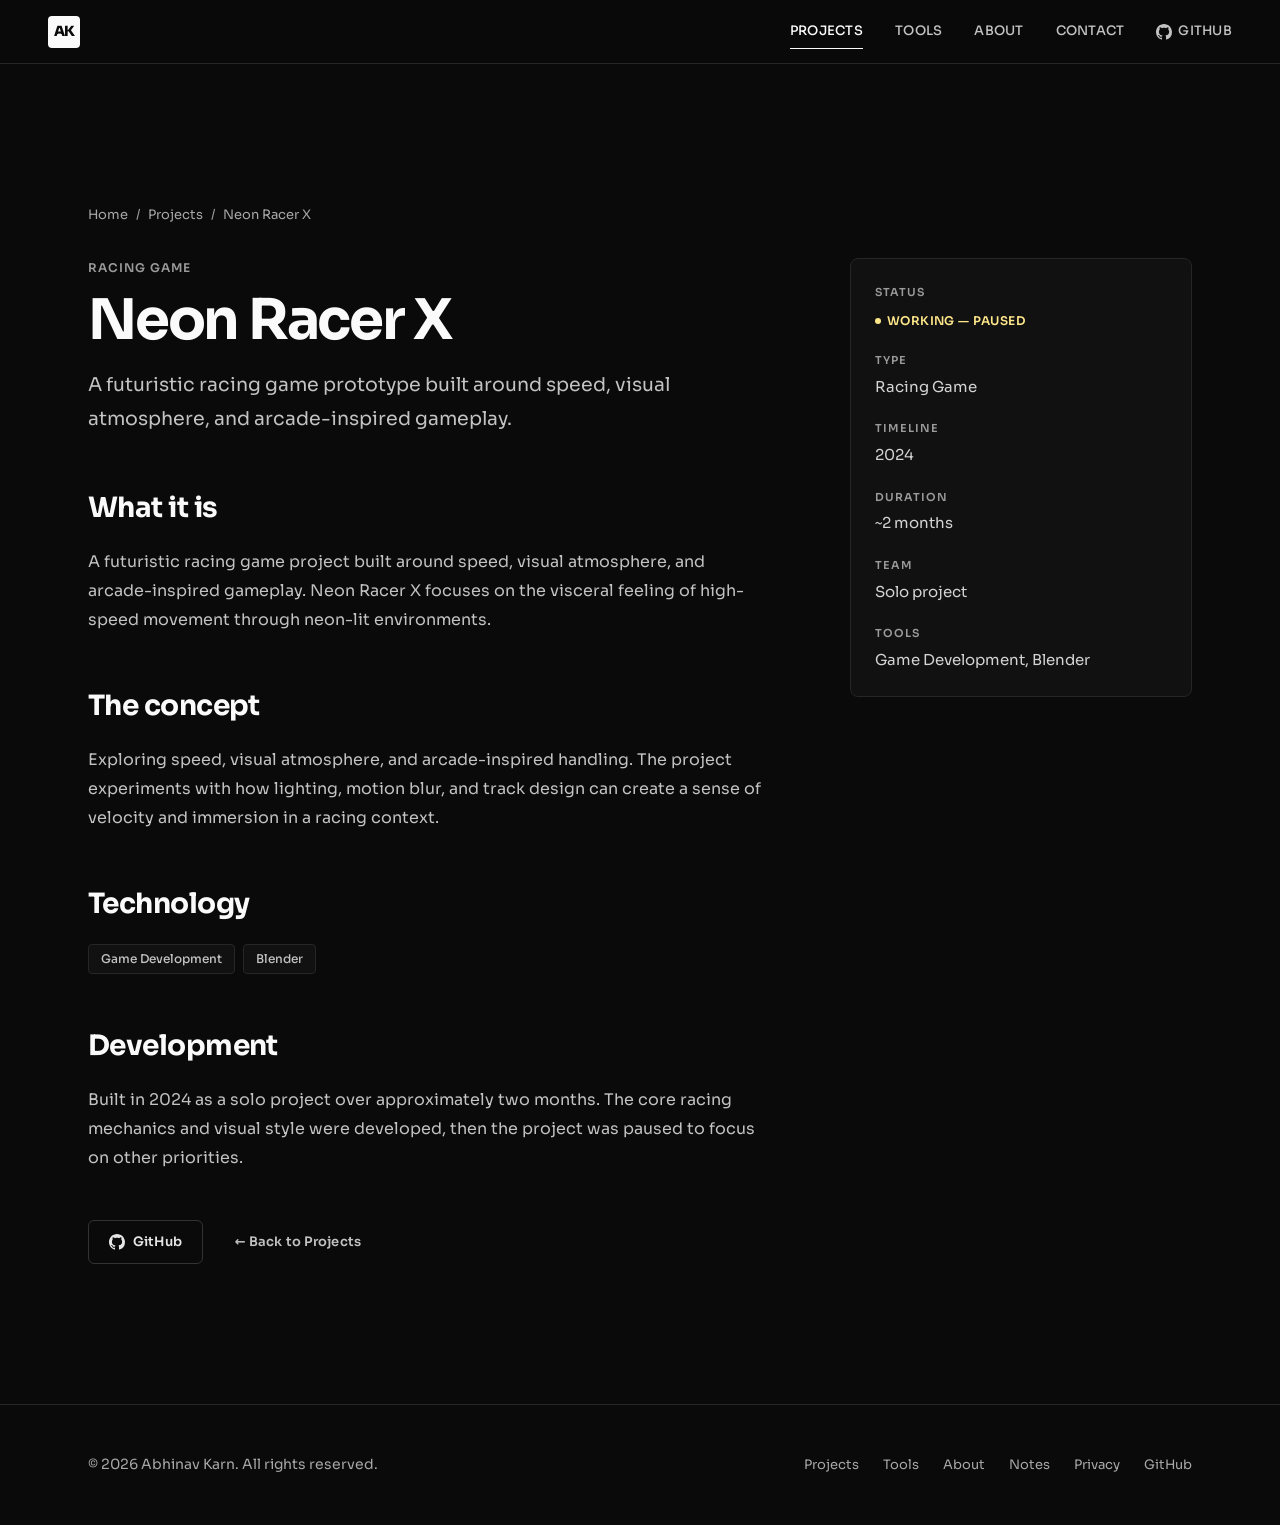
<file: projects/neon-racer-x/index.html>
<!DOCTYPE html>
<html lang="en">
<head>
    <!-- Google Tag Manager (Ultra-optimized user-interaction and idle deferral) -->
    <script>
    window.dataLayer = window.dataLayer || [];
    function initGTM() {
        if (window.gtmDidInit) return;
        window.gtmDidInit = true;
        window.removeEventListener('scroll', initGTM);
        window.removeEventListener('pointerdown', initGTM);
        window.removeEventListener('touchstart', initGTM);
        window.removeEventListener('keydown', initGTM);
        (function(w,d,s,l,i){w[l]=w[l]||[];w[l].push({'gtm.start':
        new Date().getTime(),event:'gtm.js'});var f=d.getElementsByTagName(s)[0],
        j=d.createElement(s),dl=l!='dataLayer'?'&l='+l:'';j.async=true;j.src=
        'https://www.googletagmanager.com/gtm.js?id='+i+dl;f.parentNode.insertBefore(j,f);
        })(window,document,'script','dataLayer','GTM-N6VHCDK9');
    }
    window.addEventListener('scroll', initGTM, {passive: true, once: true});
    window.addEventListener('pointerdown', initGTM, {passive: true, once: true});
    window.addEventListener('touchstart', initGTM, {passive: true, once: true});
    window.addEventListener('keydown', initGTM, {passive: true, once: true});
    window.addEventListener('load', function() {
        if ('requestIdleCallback' in window) {
            requestIdleCallback(function() { setTimeout(initGTM, 2500); }, { timeout: 6000 });
        } else {
            setTimeout(initGTM, 4000);
        }
    }, { once: true });
    </script>
    <!-- End Google Tag Manager -->
    <meta charset="UTF-8">
    <meta name="viewport" content="width=device-width, initial-scale=1.0">
    <title>Neon Racer X — Arcade Cyberpunk Racing Prototype</title>
    <meta name="description" content="Architecture and gameplay mechanics of Neon Racer X: a fast-paced futuristic arcade racing game built with custom physics and neon aesthetic.">
    <link rel="canonical" href="https://abhinavkarn.in/projects/neon-racer-x/">
    <meta name="robots" content="index, follow">
    <meta name="theme-color" content="#0a0a0a">
    <meta property="og:type" content="website">
    <meta property="og:site_name" content="Abhinav Karn">
    <meta property="og:title" content="Neon Racer X — Arcade Cyberpunk Racing Prototype">
    <meta property="og:description" content="Architecture and gameplay mechanics of Neon Racer X: a fast-paced futuristic arcade racing game built with custom physics and neon aesthetic.">
    <meta property="og:image" content="https://abhinavkarn.in/logo_white-black.png">
    <meta property="og:image:alt" content="Abhinav Karn — Developer Portfolio">
    <meta name="twitter:card" content="summary">
    <meta name="twitter:title" content="Neon Racer X — Arcade Cyberpunk Racing Prototype">
    <meta name="twitter:description" content="Architecture and gameplay mechanics of Neon Racer X: a fast-paced futuristic arcade racing game built with custom physics and neon aesthetic.">
    <meta name="twitter:image" content="https://abhinavkarn.in/logo_white-black.png">
    <link rel="icon" href="../../logo_white-black.png" type="image/png">
    <link rel="apple-touch-icon" href="../../logo_white-black.png">
    <meta property="og:url" content="https://abhinavkarn.in/projects/neon-racer-x/">
    <link rel="stylesheet" href="../../assets/css/style.min.css">
    <link rel="preload" as="style" href="https://fonts.googleapis.com/css2?family=Sora:wght@400;600;700;800&display=swap">
    <link rel="stylesheet" href="https://fonts.googleapis.com/css2?family=Sora:wght@400;600;700;800&display=swap" media="print" onload="this.media='all'">
    <noscript><link rel="stylesheet" href="https://fonts.googleapis.com/css2?family=Sora:wght@400;600;700;800&display=swap"></noscript>
    <script type="application/ld+json">
    {
      "@context": "https://schema.org",
      "@type": "SoftwareApplication",
      "@id": "https://abhinavkarn.in/projects/neon-racer-x/#project",
      "name": "Neon Racer X",
      "applicationCategory": "Game",
      "description": "A futuristic racing game prototype built around speed, visual atmosphere, and arcade-inspired gameplay.",
      "author": {
        "@type": "Person",
        "@id": "https://abhinavkarn.in/#person",
        "name": "Abhinav Karn",
        "url": "https://abhinavkarn.in/"
      }
    }
    </script>
</head>
<body>
    <!-- Google Tag Manager (noscript) -->
    <noscript><iframe src="https://www.googletagmanager.com/ns.html?id=GTM-N6VHCDK9"
    height="0" width="0" style="display:none;visibility:hidden"></iframe></noscript>
    <!-- End Google Tag Manager (noscript) -->

<a href="#main" class="skip-link">Skip to content</a>

<header class="site-header">
        <a href="/" class="site-mark" aria-label="Abhinav Karn — Home">
        <span class="site-mark__symbol">AK</span>
    </a>
    <button class="nav-toggle" id="navToggle" aria-label="Open menu" aria-expanded="false" aria-controls="siteNav">
        <svg viewBox="0 0 24 24" fill="none" stroke-width="2" stroke-linecap="round"><line x1="4" y1="6" x2="20" y2="6"/><line x1="4" y1="12" x2="20" y2="12"/><line x1="4" y1="18" x2="20" y2="18"/></svg>
    </button>
    <nav class="site-nav" id="siteNav" aria-label="Main navigation">
        <a href="/projects/" class="site-nav__link" aria-current="page">Projects</a>
        <a href="/tools/" class="site-nav__link">Tools</a>
        <a href="/about/" class="site-nav__link">About</a>
        <a href="/contact/" class="site-nav__link">Contact</a>
        <a href="https://github.com/KarnAbhinav00" class="site-nav__link site-nav__link--github" target="_blank" rel="noopener noreferrer" aria-label="GitHub profile">
            <svg viewBox="0 0 16 16"><path d="M8 0C3.58 0 0 3.58 0 8c0 3.54 2.29 6.53 5.47 7.59.4.07.55-.17.55-.38 0-.19-.01-.82-.01-1.49-2.01.37-2.53-.49-2.69-.94-.09-.23-.48-.94-.82-1.13-.28-.15-.68-.52-.01-.53.63-.01 1.08.58 1.23.82.72 1.21 1.87.87 2.33.66.07-.52.28-.87.51-1.07-1.78-.2-3.64-.89-3.64-3.95 0-.87.31-1.59.82-2.15-.08-.2-.36-1.02.08-2.12 0 0 .67-.21 2.2.82.64-.18 1.32-.27 2-.27.68 0 1.36.09 2 .27 1.53-1.04 2.2-.82 2.2-.82.44 1.1.16 1.92.08 2.12.51.56.82 1.27.82 2.15 0 3.07-1.87 3.75-3.65 3.95.29.25.54.73.54 1.48 0 1.07-.01 1.93-.01 2.2 0 .21.15.46.55.38A8.013 8.013 0 0016 8c0-4.42-3.58-8-8-8z"/></svg>
            GitHub
        </a>
    </nav>
</header>

<main id="main">

    <section class="section">
        <div class="container">

            <!-- Breadcrumbs -->
            <nav class="breadcrumbs reveal" aria-label="Breadcrumb">
                <a href="/">Home</a>
                <span class="breadcrumbs__sep" aria-hidden="true">/</span>
                <a href="/projects/">Projects</a>
                <span class="breadcrumbs__sep" aria-hidden="true">/</span>
                <span aria-current="page">Neon Racer X</span>
            </nav>

            <div class="about-grid">
                <!-- Main Content -->
                <div class="project-detail">
                    <div class="project-detail__header">
                        <div class="project-entry__meta">Racing Game</div>
                        <h1 class="page-hero__title" style="margin-bottom:16px;">Neon Racer X</h1>
                        <p class="page-hero__desc">A futuristic racing game prototype built around speed, visual atmosphere, and arcade-inspired gameplay.</p>
                    </div>

                    <h2>What it is</h2>
                    <p>A futuristic racing game project built around speed, visual atmosphere, and arcade-inspired gameplay. Neon Racer X focuses on the visceral feeling of high-speed movement through neon-lit environments.</p>

                    <h2>The concept</h2>
                    <p>Exploring speed, visual atmosphere, and arcade-inspired handling. The project experiments with how lighting, motion blur, and track design can create a sense of velocity and immersion in a racing context.</p>

                    <h2>Technology</h2>
                    <div class="project-entry__tech" style="margin-bottom:24px;">
                        <span class="tag">Game Development</span>
                        <span class="tag">Blender</span>
                    </div>

                    <h2>Development</h2>
                    <p>Built in 2024 as a solo project over approximately two months. The core racing mechanics and visual style were developed, then the project was paused to focus on other priorities.</p>

                    <div style="margin-top:48px;display:flex;gap:12px;flex-wrap:wrap;">
                        <a href="https://github.com/KarnAbhinav00" class="btn btn--secondary btn--sm" target="_blank" rel="noopener noreferrer">
                            <svg viewBox="0 0 16 16" width="16" height="16" fill="currentColor"><path d="M8 0C3.58 0 0 3.58 0 8c0 3.54 2.29 6.53 5.47 7.59.4.07.55-.17.55-.38 0-.19-.01-.82-.01-1.49-2.01.37-2.53-.49-2.69-.94-.09-.23-.48-.94-.82-1.13-.28-.15-.68-.52-.01-.53.63-.01 1.08.58 1.23.82.72 1.21 1.87.87 2.33.66.07-.52.28-.87.51-1.07-1.78-.2-3.64-.89-3.64-3.95 0-.87.31-1.59.82-2.15-.08-.2-.36-1.02.08-2.12 0 0 .67-.21 2.2.82.64-.18 1.32-.27 2-.27.68 0 1.36.09 2 .27 1.53-1.04 2.2-.82 2.2-.82.44 1.1.16 1.92.08 2.12.51.56.82 1.27.82 2.15 0 3.07-1.87 3.75-3.65 3.95.29.25.54.73.54 1.48 0 1.07-.01 1.93-.01 2.2 0 .21.15.46.55.38A8.013 8.013 0 0016 8c0-4.42-3.58-8-8-8z"/></svg>
                            GitHub
                        </a>
                        <a href="/projects/" class="btn btn--ghost btn--sm">← Back to Projects</a>
                    </div>
                </div>

                <!-- Sidebar -->
                <aside>
                    <dl class="project-detail__sidebar reveal">
                        <dt>Status</dt>
                        <dd><span class="status status--dev">Working — Paused</span></dd>
                        <dt>Type</dt>
                        <dd>Racing Game</dd>
                        <dt>Timeline</dt>
                        <dd>2024</dd>
                        <dt>Duration</dt>
                        <dd>~2 months</dd>
                        <dt>Team</dt>
                        <dd>Solo project</dd>
                        <dt>Tools</dt>
                        <dd>Game Development, Blender</dd>
                    </dl>
                </aside>
            </div>

        </div>
    </section>

</main>

    <!-- Floating Bottom Liquid Glass Navbar -->
    <div class="floating-dock-container" aria-label="Quick navigation">
        <nav class="floating-dock">
            <a href="/" class="dock-item"  aria-label="Home">
                <svg viewBox="0 0 24 24"><path d="M3 9l9-7 9 7v11a2 2 0 0 1-2 2H5a2 2 0 0 1-2-2z"/><polyline points="9 22 9 12 15 12 15 22"/></svg>
                <span class="dock-label">Home</span>
            </a>
            <a href="/projects/" class="dock-item"  aria-label="Projects">
                <svg viewBox="0 0 24 24"><path d="M22 19a2 2 0 0 1-2 2H4a2 2 0 0 1-2-2V5a2 2 0 0 1 2-2h5l2 3h9a2 2 0 0 1 2 2z"/></svg>
                <span class="dock-label">Projects</span>
            </a>
            <a href="/tools/" class="dock-item"  aria-label="Tools">
                <svg viewBox="0 0 24 24"><path d="M14.7 6.3a1 1 0 0 0 0 1.4l1.6 1.6a1 1 0 0 0 1.4 0l3.77-3.77a6 6 0 0 1-7.94 7.94l-6.91 6.91a2.12 2.12 0 0 1-3-3l6.91-6.91a6 6 0 0 1 7.94-7.94l-3.76 3.76z"/></svg>
                <span class="dock-label">Tools</span>
            </a>
            <a href="/about/" class="dock-item"  aria-label="About">
                <svg viewBox="0 0 24 24"><path d="M20 21v-2a4 4 0 0 0-4-4H8a4 4 0 0 0-4 4v2"/><circle cx="12" cy="7" r="4"/></svg>
                <span class="dock-label">About</span>
            </a>
            <a href="/contact/" class="dock-item"  aria-label="Contact">
                <svg viewBox="0 0 24 24"><path d="M4 4h16c1.1 0 2 .9 2 2v12c0 1.1-.9 2-2 2H4c-1.1 0-2-.9-2-2V6c0-1.1.9-2 2-2z"/><polyline points="22,6 12,13 2,6"/></svg>
                <span class="dock-label">Contact</span>
            </a>
            <div class="dock-divider" aria-hidden="true"></div>
            <a href="https://github.com/KarnAbhinav00" class="dock-item" target="_blank" rel="noopener noreferrer" aria-label="GitHub Profile">
                <svg viewBox="0 0 16 16" fill="currentColor" stroke="none" style="width:16px;height:16px;"><path d="M8 0C3.58 0 0 3.58 0 8c0 3.54 2.29 6.53 5.47 7.59.4.07.55-.17.55-.38 0-.19-.01-.82-.01-1.49-2.01.37-2.53-.49-2.69-.94-.09-.23-.48-.94-.82-1.13-.28-.15-.68-.52-.01-.53.63-.01 1.08.58 1.23.82.72 1.21 1.87.87 2.33.66.07-.52.28-.87.51-1.07-1.78-.2-3.64-.89-3.64-3.95 0-.87.31-1.59.82-2.15-.08-.2-.36-1.02.08-2.12 0 0 .67-.21 2.2.82.64-.18 1.32-.27 2-.27.68 0 1.36.09 2 .27 1.53-1.04 2.2-.82 2.2-.82.44 1.1.16 1.92.08 2.12.51.56.82 1.27.82 2.15 0 3.07-1.87 3.75-3.65 3.95.29.25.54.73.54 1.48 0 1.07-.01 1.93-.01 2.2 0 .21.15.46.55.38A8.013 8.013 0 0016 8c0-4.42-3.58-8-8-8z"/></svg>
            </a>
        </nav>
    </div>
<footer class="site-footer">
    <div class="container">
        <div class="footer-inner">
            <div class="footer-copy">&copy; 2026 Abhinav Karn. All rights reserved.</div>
            <nav class="footer-links" aria-label="Footer navigation">
                <a href="/projects/">Projects</a>
                <a href="/tools/">Tools</a>
                <a href="/about/">About</a>
                <a href="/notes/">Notes</a>
                <a href="/privacy-policy/">Privacy</a>
                <a href="https://github.com/KarnAbhinav00" target="_blank" rel="noopener noreferrer">GitHub</a>
            </nav>
        </div>
    </div>
</footer>

<script>
(function() {
    var toggle = document.getElementById('navToggle');
    var nav = document.getElementById('siteNav');
    if (!toggle || !nav) return;
    toggle.addEventListener('click', function() {
        var expanded = toggle.getAttribute('aria-expanded') === 'true';
        toggle.setAttribute('aria-expanded', !expanded);
        nav.classList.toggle('is-open', !expanded);
        document.body.style.overflow = !expanded ? 'hidden' : '';
    });
    nav.querySelectorAll('.site-nav__link').forEach(function(link) {
        link.addEventListener('click', function() {
            toggle.setAttribute('aria-expanded', 'false');
            nav.classList.remove('is-open');
            document.body.style.overflow = '';
        });
    });
    document.addEventListener('keydown', function(e) {
        if (e.key === 'Escape' && nav.classList.contains('is-open')) {
            toggle.setAttribute('aria-expanded', 'false');
            nav.classList.remove('is-open');
            document.body.style.overflow = '';
            toggle.focus();
        }
    });
})();
(function() {
    var els = document.querySelectorAll('.reveal');
    if (!els.length) return;
    var observer = new IntersectionObserver(function(entries) {
        entries.forEach(function(entry) {
            if (entry.isIntersecting) {
                entry.target.classList.add('is-visible');
                observer.unobserve(entry.target);
            }
        });
    }, { threshold: 0.1, rootMargin: '0px 0px -40px 0px' });
    els.forEach(function(el) { observer.observe(el); });
})();
</script>

</body>
</html>
</file>
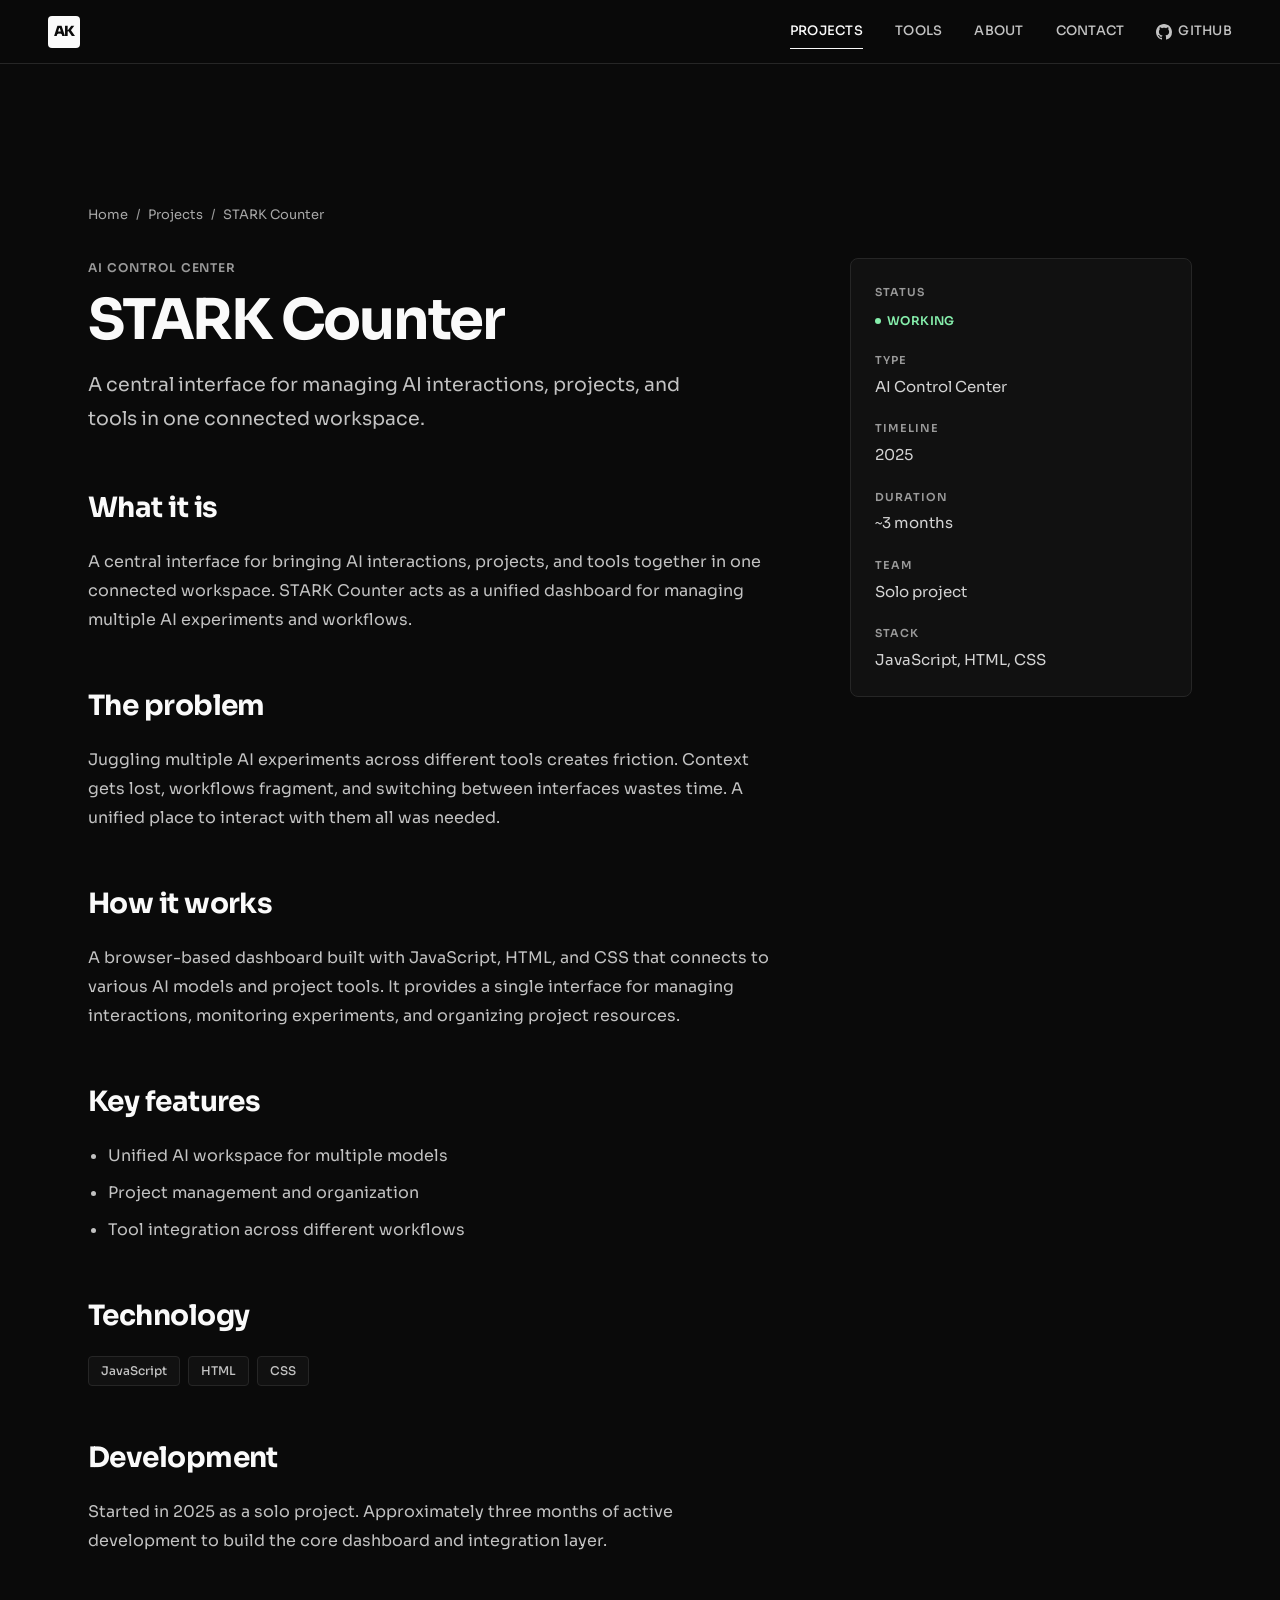
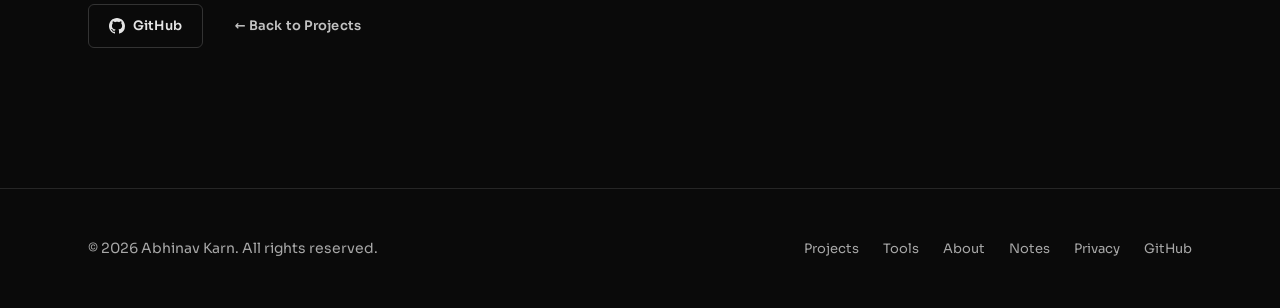
<file: projects/stark-counter/index.html>
<!DOCTYPE html>
<html lang="en">
<head>
    <!-- Google Tag Manager (Ultra-optimized user-interaction and idle deferral) -->
    <script>
    window.dataLayer = window.dataLayer || [];
    function initGTM() {
        if (window.gtmDidInit) return;
        window.gtmDidInit = true;
        window.removeEventListener('scroll', initGTM);
        window.removeEventListener('pointerdown', initGTM);
        window.removeEventListener('touchstart', initGTM);
        window.removeEventListener('keydown', initGTM);
        (function(w,d,s,l,i){w[l]=w[l]||[];w[l].push({'gtm.start':
        new Date().getTime(),event:'gtm.js'});var f=d.getElementsByTagName(s)[0],
        j=d.createElement(s),dl=l!='dataLayer'?'&l='+l:'';j.async=true;j.src=
        'https://www.googletagmanager.com/gtm.js?id='+i+dl;f.parentNode.insertBefore(j,f);
        })(window,document,'script','dataLayer','GTM-N6VHCDK9');
    }
    window.addEventListener('scroll', initGTM, {passive: true, once: true});
    window.addEventListener('pointerdown', initGTM, {passive: true, once: true});
    window.addEventListener('touchstart', initGTM, {passive: true, once: true});
    window.addEventListener('keydown', initGTM, {passive: true, once: true});
    window.addEventListener('load', function() {
        if ('requestIdleCallback' in window) {
            requestIdleCallback(function() { setTimeout(initGTM, 2500); }, { timeout: 6000 });
        } else {
            setTimeout(initGTM, 4000);
        }
    }, { once: true });
    </script>
    <!-- End Google Tag Manager -->
    <meta charset="UTF-8">
    <meta name="viewport" content="width=device-width, initial-scale=1.0">
    <title>STARK Counter — Unified AI Workspace &amp; Control Center</title>
    <meta name="description" content="Technical case study of STARK Counter: a centralized developer cockpit and interface integrating multiple local AI workflows and project utilities.">
    <link rel="canonical" href="https://abhinavkarn.in/projects/stark-counter/">
    <meta name="robots" content="index, follow">
    <meta name="theme-color" content="#0a0a0a">
    <meta property="og:type" content="website">
    <meta property="og:site_name" content="Abhinav Karn">
    <meta property="og:title" content="STARK Counter — Unified AI Workspace &amp; Control Center">
    <meta property="og:description" content="Technical case study of STARK Counter: a centralized developer cockpit and interface integrating multiple local AI workflows and project utilities.">
    <meta property="og:image" content="https://abhinavkarn.in/logo_white-black.png">
    <meta property="og:image:alt" content="Abhinav Karn — Developer Portfolio">
    <meta name="twitter:card" content="summary">
    <meta name="twitter:title" content="STARK Counter — Unified AI Workspace &amp; Control Center">
    <meta name="twitter:description" content="Technical case study of STARK Counter: a centralized developer cockpit and interface integrating multiple local AI workflows and project utilities.">
    <meta name="twitter:image" content="https://abhinavkarn.in/logo_white-black.png">
    <link rel="icon" href="../../logo_white-black.png" type="image/png">
    <link rel="apple-touch-icon" href="../../logo_white-black.png">
    <meta property="og:url" content="https://abhinavkarn.in/projects/stark-counter/">
    <link rel="stylesheet" href="../../assets/css/style.min.css">
    <link rel="preload" as="style" href="https://fonts.googleapis.com/css2?family=Sora:wght@400;600;700;800&display=swap">
    <link rel="stylesheet" href="https://fonts.googleapis.com/css2?family=Sora:wght@400;600;700;800&display=swap" media="print" onload="this.media='all'">
    <noscript><link rel="stylesheet" href="https://fonts.googleapis.com/css2?family=Sora:wght@400;600;700;800&display=swap"></noscript>
    <script type="application/ld+json">
    {
      "@context": "https://schema.org",
      "@type": "SoftwareApplication",
      "@id": "https://abhinavkarn.in/projects/stark-counter/#project",
      "name": "STARK Counter",
      "operatingSystem": "Browser",
      "applicationCategory": "DeveloperApplication",
      "description": "A central interface for bringing AI interactions, projects, and tools together in one connected workspace.",
      "author": {
        "@type": "Person",
        "@id": "https://abhinavkarn.in/#person",
        "name": "Abhinav Karn",
        "url": "https://abhinavkarn.in/"
      },
      "programmingLanguage": ["JavaScript", "HTML", "CSS"]
    }
    </script>
</head>
<body>
    <!-- Google Tag Manager (noscript) -->
    <noscript><iframe src="https://www.googletagmanager.com/ns.html?id=GTM-N6VHCDK9"
    height="0" width="0" style="display:none;visibility:hidden"></iframe></noscript>
    <!-- End Google Tag Manager (noscript) -->

<a href="#main" class="skip-link">Skip to content</a>

<header class="site-header">
        <a href="/" class="site-mark" aria-label="Abhinav Karn — Home">
        <span class="site-mark__symbol">AK</span>
    </a>
    <button class="nav-toggle" id="navToggle" aria-label="Open menu" aria-expanded="false" aria-controls="siteNav">
        <svg viewBox="0 0 24 24" fill="none" stroke-width="2" stroke-linecap="round"><line x1="4" y1="6" x2="20" y2="6"/><line x1="4" y1="12" x2="20" y2="12"/><line x1="4" y1="18" x2="20" y2="18"/></svg>
    </button>
    <nav class="site-nav" id="siteNav" aria-label="Main navigation">
        <a href="/projects/" class="site-nav__link" aria-current="page">Projects</a>
        <a href="/tools/" class="site-nav__link">Tools</a>
        <a href="/about/" class="site-nav__link">About</a>
        <a href="/contact/" class="site-nav__link">Contact</a>
        <a href="https://github.com/KarnAbhinav00" class="site-nav__link site-nav__link--github" target="_blank" rel="noopener noreferrer" aria-label="GitHub profile">
            <svg viewBox="0 0 16 16"><path d="M8 0C3.58 0 0 3.58 0 8c0 3.54 2.29 6.53 5.47 7.59.4.07.55-.17.55-.38 0-.19-.01-.82-.01-1.49-2.01.37-2.53-.49-2.69-.94-.09-.23-.48-.94-.82-1.13-.28-.15-.68-.52-.01-.53.63-.01 1.08.58 1.23.82.72 1.21 1.87.87 2.33.66.07-.52.28-.87.51-1.07-1.78-.2-3.64-.89-3.64-3.95 0-.87.31-1.59.82-2.15-.08-.2-.36-1.02.08-2.12 0 0 .67-.21 2.2.82.64-.18 1.32-.27 2-.27.68 0 1.36.09 2 .27 1.53-1.04 2.2-.82 2.2-.82.44 1.1.16 1.92.08 2.12.51.56.82 1.27.82 2.15 0 3.07-1.87 3.75-3.65 3.95.29.25.54.73.54 1.48 0 1.07-.01 1.93-.01 2.2 0 .21.15.46.55.38A8.013 8.013 0 0016 8c0-4.42-3.58-8-8-8z"/></svg>
            GitHub
        </a>
    </nav>
</header>

<main id="main">

    <section class="section">
        <div class="container">

            <!-- Breadcrumbs -->
            <nav class="breadcrumbs reveal" aria-label="Breadcrumb">
                <a href="/">Home</a>
                <span class="breadcrumbs__sep" aria-hidden="true">/</span>
                <a href="/projects/">Projects</a>
                <span class="breadcrumbs__sep" aria-hidden="true">/</span>
                <span aria-current="page">STARK Counter</span>
            </nav>

            <div class="about-grid">
                <!-- Main Content -->
                <div class="project-detail">
                    <div class="project-detail__header">
                        <div class="project-entry__meta">AI Control Center</div>
                        <h1 class="page-hero__title" style="margin-bottom:16px;">STARK Counter</h1>
                        <p class="page-hero__desc">A central interface for managing AI interactions, projects, and tools in one connected workspace.</p>
                    </div>

                    <h2>What it is</h2>
                    <p>A central interface for bringing AI interactions, projects, and tools together in one connected workspace. STARK Counter acts as a unified dashboard for managing multiple AI experiments and workflows.</p>

                    <h2>The problem</h2>
                    <p>Juggling multiple AI experiments across different tools creates friction. Context gets lost, workflows fragment, and switching between interfaces wastes time. A unified place to interact with them all was needed.</p>

                    <h2>How it works</h2>
                    <p>A browser-based dashboard built with JavaScript, HTML, and CSS that connects to various AI models and project tools. It provides a single interface for managing interactions, monitoring experiments, and organizing project resources.</p>

                    <h2>Key features</h2>
                    <ul>
                        <li>Unified AI workspace for multiple models</li>
                        <li>Project management and organization</li>
                        <li>Tool integration across different workflows</li>
                    </ul>

                    <h2>Technology</h2>
                    <div class="project-entry__tech" style="margin-bottom:24px;">
                        <span class="tag">JavaScript</span>
                        <span class="tag">HTML</span>
                        <span class="tag">CSS</span>
                    </div>

                    <h2>Development</h2>
                    <p>Started in 2025 as a solo project. Approximately three months of active development to build the core dashboard and integration layer.</p>

                    <div style="margin-top:48px;display:flex;gap:12px;flex-wrap:wrap;">
                        <a href="https://github.com/KarnAbhinav00" class="btn btn--secondary btn--sm" target="_blank" rel="noopener noreferrer">
                            <svg viewBox="0 0 16 16" width="16" height="16" fill="currentColor"><path d="M8 0C3.58 0 0 3.58 0 8c0 3.54 2.29 6.53 5.47 7.59.4.07.55-.17.55-.38 0-.19-.01-.82-.01-1.49-2.01.37-2.53-.49-2.69-.94-.09-.23-.48-.94-.82-1.13-.28-.15-.68-.52-.01-.53.63-.01 1.08.58 1.23.82.72 1.21 1.87.87 2.33.66.07-.52.28-.87.51-1.07-1.78-.2-3.64-.89-3.64-3.95 0-.87.31-1.59.82-2.15-.08-.2-.36-1.02.08-2.12 0 0 .67-.21 2.2.82.64-.18 1.32-.27 2-.27.68 0 1.36.09 2 .27 1.53-1.04 2.2-.82 2.2-.82.44 1.1.16 1.92.08 2.12.51.56.82 1.27.82 2.15 0 3.07-1.87 3.75-3.65 3.95.29.25.54.73.54 1.48 0 1.07-.01 1.93-.01 2.2 0 .21.15.46.55.38A8.013 8.013 0 0016 8c0-4.42-3.58-8-8-8z"/></svg>
                            GitHub
                        </a>
                        <a href="/projects/" class="btn btn--ghost btn--sm">← Back to Projects</a>
                    </div>
                </div>

                <!-- Sidebar -->
                <aside>
                    <dl class="project-detail__sidebar reveal">
                        <dt>Status</dt>
                        <dd><span class="status status--active">Working</span></dd>
                        <dt>Type</dt>
                        <dd>AI Control Center</dd>
                        <dt>Timeline</dt>
                        <dd>2025</dd>
                        <dt>Duration</dt>
                        <dd>~3 months</dd>
                        <dt>Team</dt>
                        <dd>Solo project</dd>
                        <dt>Stack</dt>
                        <dd>JavaScript, HTML, CSS</dd>
                    </dl>
                </aside>
            </div>

        </div>
    </section>

</main>

    <!-- Floating Bottom Liquid Glass Navbar -->
    <div class="floating-dock-container" aria-label="Quick navigation">
        <nav class="floating-dock">
            <a href="/" class="dock-item"  aria-label="Home">
                <svg viewBox="0 0 24 24"><path d="M3 9l9-7 9 7v11a2 2 0 0 1-2 2H5a2 2 0 0 1-2-2z"/><polyline points="9 22 9 12 15 12 15 22"/></svg>
                <span class="dock-label">Home</span>
            </a>
            <a href="/projects/" class="dock-item"  aria-label="Projects">
                <svg viewBox="0 0 24 24"><path d="M22 19a2 2 0 0 1-2 2H4a2 2 0 0 1-2-2V5a2 2 0 0 1 2-2h5l2 3h9a2 2 0 0 1 2 2z"/></svg>
                <span class="dock-label">Projects</span>
            </a>
            <a href="/tools/" class="dock-item"  aria-label="Tools">
                <svg viewBox="0 0 24 24"><path d="M14.7 6.3a1 1 0 0 0 0 1.4l1.6 1.6a1 1 0 0 0 1.4 0l3.77-3.77a6 6 0 0 1-7.94 7.94l-6.91 6.91a2.12 2.12 0 0 1-3-3l6.91-6.91a6 6 0 0 1 7.94-7.94l-3.76 3.76z"/></svg>
                <span class="dock-label">Tools</span>
            </a>
            <a href="/about/" class="dock-item"  aria-label="About">
                <svg viewBox="0 0 24 24"><path d="M20 21v-2a4 4 0 0 0-4-4H8a4 4 0 0 0-4 4v2"/><circle cx="12" cy="7" r="4"/></svg>
                <span class="dock-label">About</span>
            </a>
            <a href="/contact/" class="dock-item"  aria-label="Contact">
                <svg viewBox="0 0 24 24"><path d="M4 4h16c1.1 0 2 .9 2 2v12c0 1.1-.9 2-2 2H4c-1.1 0-2-.9-2-2V6c0-1.1.9-2 2-2z"/><polyline points="22,6 12,13 2,6"/></svg>
                <span class="dock-label">Contact</span>
            </a>
            <div class="dock-divider" aria-hidden="true"></div>
            <a href="https://github.com/KarnAbhinav00" class="dock-item" target="_blank" rel="noopener noreferrer" aria-label="GitHub Profile">
                <svg viewBox="0 0 16 16" fill="currentColor" stroke="none" style="width:16px;height:16px;"><path d="M8 0C3.58 0 0 3.58 0 8c0 3.54 2.29 6.53 5.47 7.59.4.07.55-.17.55-.38 0-.19-.01-.82-.01-1.49-2.01.37-2.53-.49-2.69-.94-.09-.23-.48-.94-.82-1.13-.28-.15-.68-.52-.01-.53.63-.01 1.08.58 1.23.82.72 1.21 1.87.87 2.33.66.07-.52.28-.87.51-1.07-1.78-.2-3.64-.89-3.64-3.95 0-.87.31-1.59.82-2.15-.08-.2-.36-1.02.08-2.12 0 0 .67-.21 2.2.82.64-.18 1.32-.27 2-.27.68 0 1.36.09 2 .27 1.53-1.04 2.2-.82 2.2-.82.44 1.1.16 1.92.08 2.12.51.56.82 1.27.82 2.15 0 3.07-1.87 3.75-3.65 3.95.29.25.54.73.54 1.48 0 1.07-.01 1.93-.01 2.2 0 .21.15.46.55.38A8.013 8.013 0 0016 8c0-4.42-3.58-8-8-8z"/></svg>
            </a>
        </nav>
    </div>
<footer class="site-footer">
    <div class="container">
        <div class="footer-inner">
            <div class="footer-copy">&copy; 2026 Abhinav Karn. All rights reserved.</div>
            <nav class="footer-links" aria-label="Footer navigation">
                <a href="/projects/">Projects</a>
                <a href="/tools/">Tools</a>
                <a href="/about/">About</a>
                <a href="/notes/">Notes</a>
                <a href="/privacy-policy/">Privacy</a>
                <a href="https://github.com/KarnAbhinav00" target="_blank" rel="noopener noreferrer">GitHub</a>
            </nav>
        </div>
    </div>
</footer>

<script>
(function() {
    var toggle = document.getElementById('navToggle');
    var nav = document.getElementById('siteNav');
    if (!toggle || !nav) return;
    toggle.addEventListener('click', function() {
        var expanded = toggle.getAttribute('aria-expanded') === 'true';
        toggle.setAttribute('aria-expanded', !expanded);
        nav.classList.toggle('is-open', !expanded);
        document.body.style.overflow = !expanded ? 'hidden' : '';
    });
    nav.querySelectorAll('.site-nav__link').forEach(function(link) {
        link.addEventListener('click', function() {
            toggle.setAttribute('aria-expanded', 'false');
            nav.classList.remove('is-open');
            document.body.style.overflow = '';
        });
    });
    document.addEventListener('keydown', function(e) {
        if (e.key === 'Escape' && nav.classList.contains('is-open')) {
            toggle.setAttribute('aria-expanded', 'false');
            nav.classList.remove('is-open');
            document.body.style.overflow = '';
            toggle.focus();
        }
    });
})();
(function() {
    var els = document.querySelectorAll('.reveal');
    if (!els.length) return;
    var observer = new IntersectionObserver(function(entries) {
        entries.forEach(function(entry) {
            if (entry.isIntersecting) {
                entry.target.classList.add('is-visible');
                observer.unobserve(entry.target);
            }
        });
    }, { threshold: 0.1, rootMargin: '0px 0px -40px 0px' });
    els.forEach(function(el) { observer.observe(el); });
})();
</script>

</body>
</html>
</file>
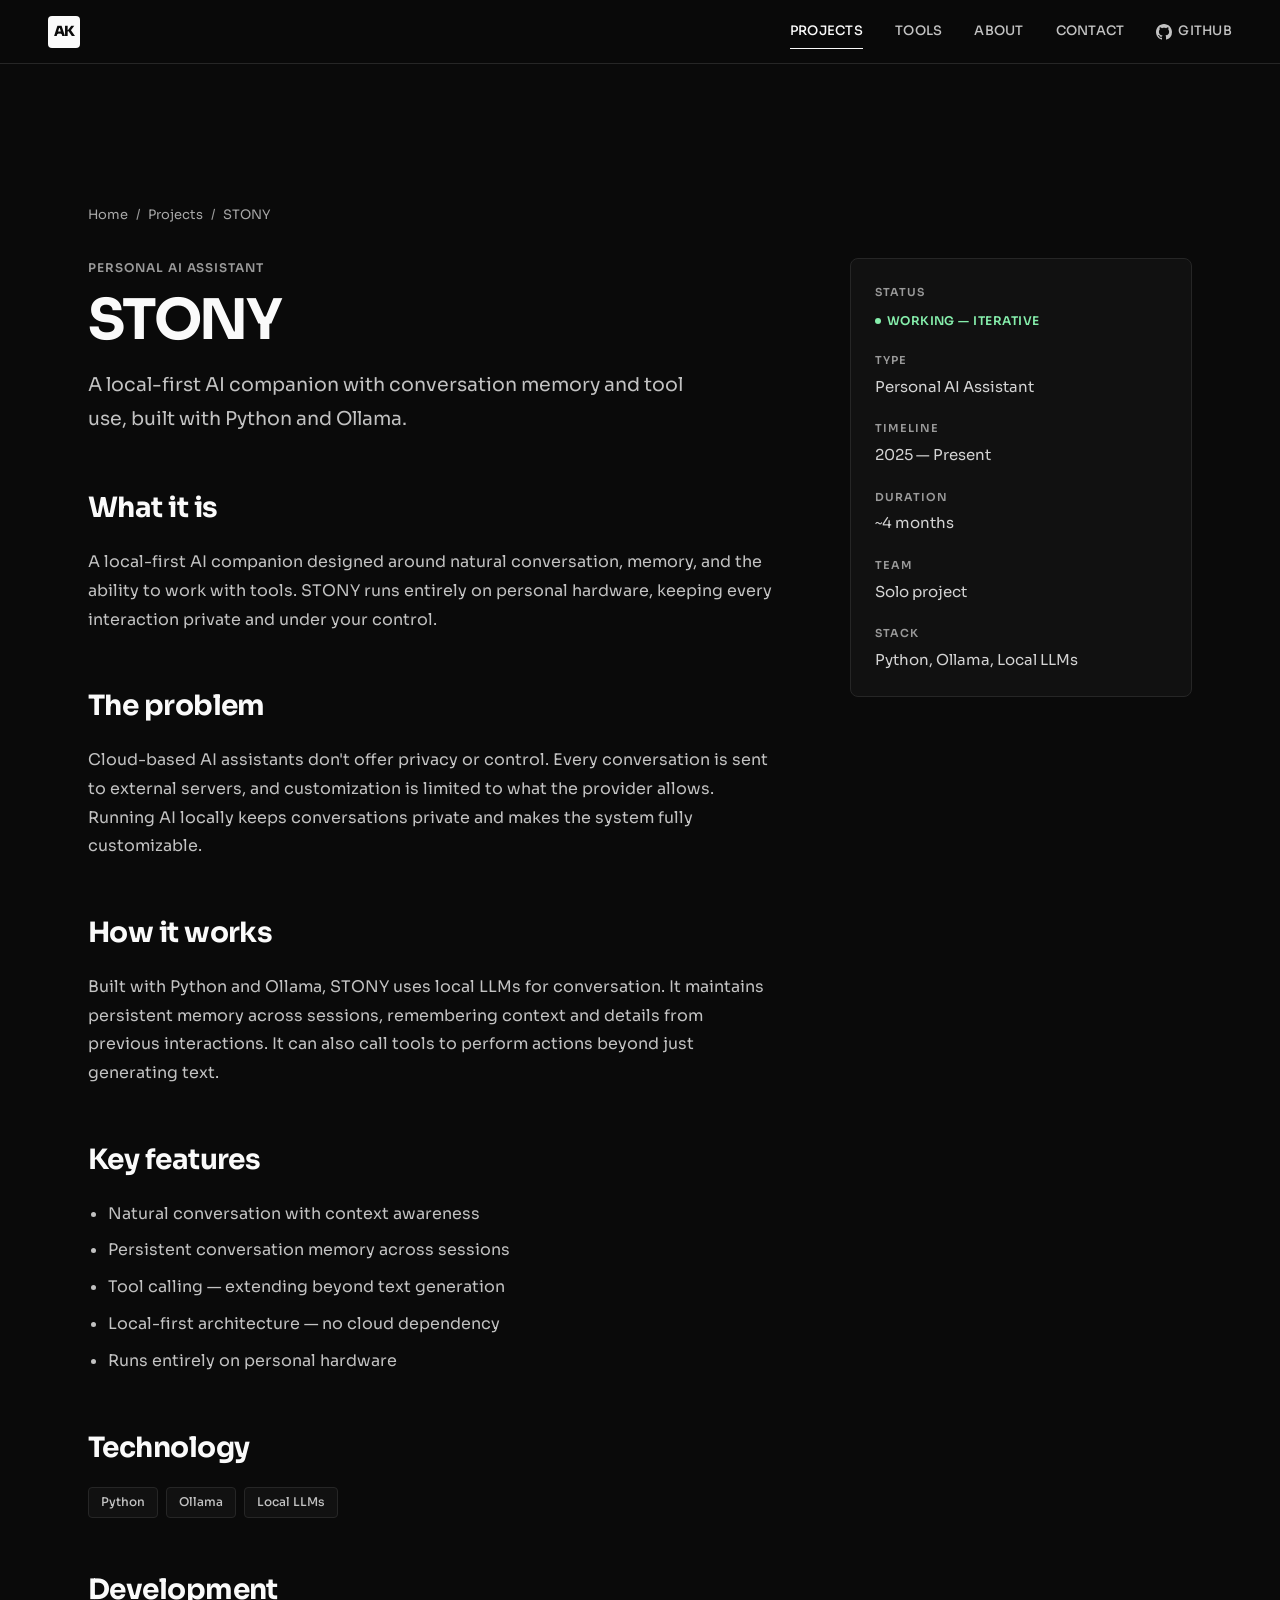
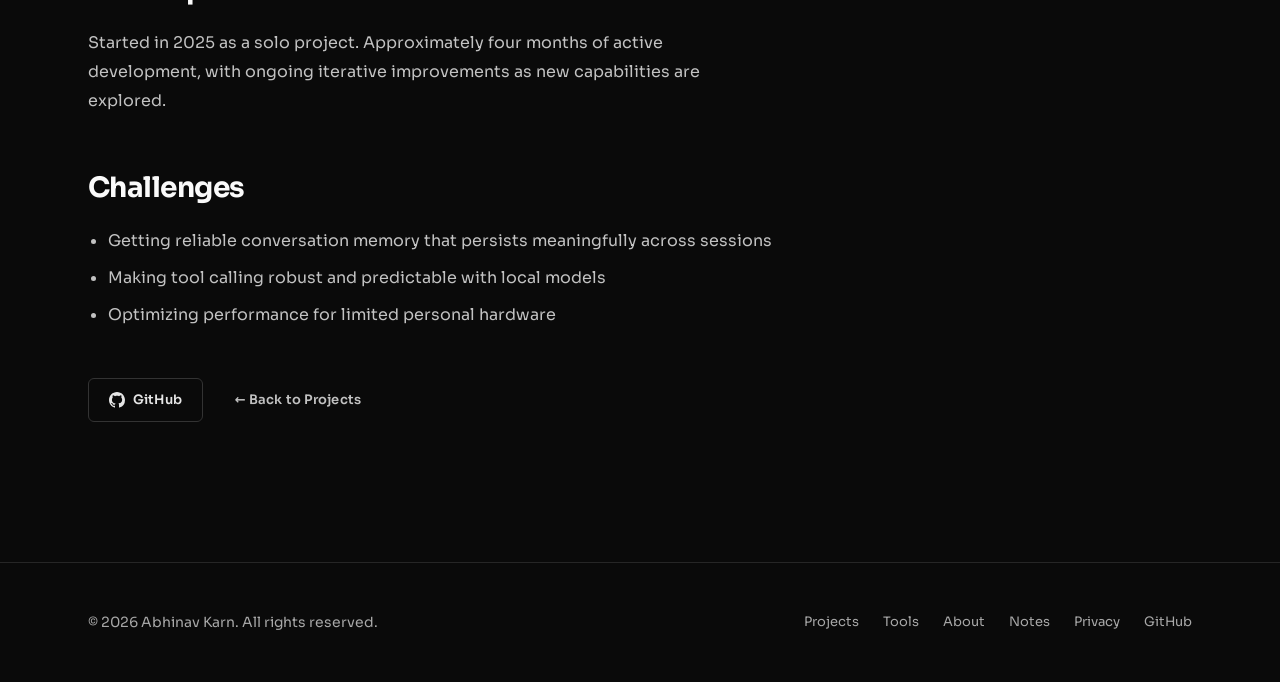
<file: projects/stony-ai-assistant/index.html>
<!DOCTYPE html>
<html lang="en">
<head>
    <!-- Google Tag Manager (Ultra-optimized user-interaction and idle deferral) -->
    <script>
    window.dataLayer = window.dataLayer || [];
    function initGTM() {
        if (window.gtmDidInit) return;
        window.gtmDidInit = true;
        window.removeEventListener('scroll', initGTM);
        window.removeEventListener('pointerdown', initGTM);
        window.removeEventListener('touchstart', initGTM);
        window.removeEventListener('keydown', initGTM);
        (function(w,d,s,l,i){w[l]=w[l]||[];w[l].push({'gtm.start':
        new Date().getTime(),event:'gtm.js'});var f=d.getElementsByTagName(s)[0],
        j=d.createElement(s),dl=l!='dataLayer'?'&l='+l:'';j.async=true;j.src=
        'https://www.googletagmanager.com/gtm.js?id='+i+dl;f.parentNode.insertBefore(j,f);
        })(window,document,'script','dataLayer','GTM-N6VHCDK9');
    }
    window.addEventListener('scroll', initGTM, {passive: true, once: true});
    window.addEventListener('pointerdown', initGTM, {passive: true, once: true});
    window.addEventListener('touchstart', initGTM, {passive: true, once: true});
    window.addEventListener('keydown', initGTM, {passive: true, once: true});
    window.addEventListener('load', function() {
        if ('requestIdleCallback' in window) {
            requestIdleCallback(function() { setTimeout(initGTM, 2500); }, { timeout: 6000 });
        } else {
            setTimeout(initGTM, 4000);
        }
    }, { once: true });
    </script>
    <!-- End Google Tag Manager -->
    <meta charset="UTF-8">
    <meta name="viewport" content="width=device-width, initial-scale=1.0">
    <title>STONY — Local-First AI Assistant with Memory &amp; Tool Calling</title>
    <meta name="description" content="Deep-dive into STONY: an open-source, local-first AI assistant built with Python and Ollama featuring persistent conversation memory and autonomous tool execution.">
    <link rel="canonical" href="https://abhinavkarn.in/projects/stony-ai-assistant/">
    <meta name="robots" content="index, follow">
    <meta name="theme-color" content="#0a0a0a">
    <meta property="og:type" content="website">
    <meta property="og:site_name" content="Abhinav Karn">
    <meta property="og:title" content="STONY — Local-First AI Assistant with Memory &amp; Tool Calling">
    <meta property="og:description" content="Deep-dive into STONY: an open-source, local-first AI assistant built with Python and Ollama featuring persistent conversation memory and autonomous tool execution.">
    <meta property="og:image" content="https://abhinavkarn.in/logo_white-black.png">
    <meta property="og:image:alt" content="Abhinav Karn — Developer Portfolio">
    <meta name="twitter:card" content="summary">
    <meta name="twitter:title" content="STONY — Local-First AI Assistant with Memory &amp; Tool Calling">
    <meta name="twitter:description" content="Deep-dive into STONY: an open-source, local-first AI assistant built with Python and Ollama featuring persistent conversation memory and autonomous tool execution.">
    <meta name="twitter:image" content="https://abhinavkarn.in/logo_white-black.png">
    <link rel="icon" href="../../logo_white-black.png" type="image/png">
    <link rel="apple-touch-icon" href="../../logo_white-black.png">
    <meta property="og:url" content="https://abhinavkarn.in/projects/stony-ai-assistant/">
    <link rel="stylesheet" href="../../assets/css/style.min.css">
    <link rel="preload" as="style" href="https://fonts.googleapis.com/css2?family=Sora:wght@400;600;700;800&display=swap">
    <link rel="stylesheet" href="https://fonts.googleapis.com/css2?family=Sora:wght@400;600;700;800&display=swap" media="print" onload="this.media='all'">
    <noscript><link rel="stylesheet" href="https://fonts.googleapis.com/css2?family=Sora:wght@400;600;700;800&display=swap"></noscript>
    <script type="application/ld+json">
    {
      "@context": "https://schema.org",
      "@type": "SoftwareApplication",
      "@id": "https://abhinavkarn.in/projects/stony-ai-assistant/#project",
      "name": "STONY",
      "operatingSystem": "Cross-platform",
      "applicationCategory": "DeveloperApplication",
      "description": "A local-first AI companion designed around natural conversation, memory, and the ability to work with tools.",
      "author": {
        "@type": "Person",
        "@id": "https://abhinavkarn.in/#person",
        "name": "Abhinav Karn",
        "url": "https://abhinavkarn.in/"
      },
      "programmingLanguage": ["Python", "Ollama"]
    }
    </script>
</head>
<body>
    <!-- Google Tag Manager (noscript) -->
    <noscript><iframe src="https://www.googletagmanager.com/ns.html?id=GTM-N6VHCDK9"
    height="0" width="0" style="display:none;visibility:hidden"></iframe></noscript>
    <!-- End Google Tag Manager (noscript) -->

<a href="#main" class="skip-link">Skip to content</a>

<header class="site-header">
        <a href="/" class="site-mark" aria-label="Abhinav Karn — Home">
        <span class="site-mark__symbol">AK</span>
    </a>
    <button class="nav-toggle" id="navToggle" aria-label="Open menu" aria-expanded="false" aria-controls="siteNav">
        <svg viewBox="0 0 24 24" fill="none" stroke-width="2" stroke-linecap="round"><line x1="4" y1="6" x2="20" y2="6"/><line x1="4" y1="12" x2="20" y2="12"/><line x1="4" y1="18" x2="20" y2="18"/></svg>
    </button>
    <nav class="site-nav" id="siteNav" aria-label="Main navigation">
        <a href="/projects/" class="site-nav__link" aria-current="page">Projects</a>
        <a href="/tools/" class="site-nav__link">Tools</a>
        <a href="/about/" class="site-nav__link">About</a>
        <a href="/contact/" class="site-nav__link">Contact</a>
        <a href="https://github.com/KarnAbhinav00" class="site-nav__link site-nav__link--github" target="_blank" rel="noopener noreferrer" aria-label="GitHub profile">
            <svg viewBox="0 0 16 16"><path d="M8 0C3.58 0 0 3.58 0 8c0 3.54 2.29 6.53 5.47 7.59.4.07.55-.17.55-.38 0-.19-.01-.82-.01-1.49-2.01.37-2.53-.49-2.69-.94-.09-.23-.48-.94-.82-1.13-.28-.15-.68-.52-.01-.53.63-.01 1.08.58 1.23.82.72 1.21 1.87.87 2.33.66.07-.52.28-.87.51-1.07-1.78-.2-3.64-.89-3.64-3.95 0-.87.31-1.59.82-2.15-.08-.2-.36-1.02.08-2.12 0 0 .67-.21 2.2.82.64-.18 1.32-.27 2-.27.68 0 1.36.09 2 .27 1.53-1.04 2.2-.82 2.2-.82.44 1.1.16 1.92.08 2.12.51.56.82 1.27.82 2.15 0 3.07-1.87 3.75-3.65 3.95.29.25.54.73.54 1.48 0 1.07-.01 1.93-.01 2.2 0 .21.15.46.55.38A8.013 8.013 0 0016 8c0-4.42-3.58-8-8-8z"/></svg>
            GitHub
        </a>
    </nav>
</header>

<main id="main">

    <section class="section">
        <div class="container">

            <!-- Breadcrumbs -->
            <nav class="breadcrumbs reveal" aria-label="Breadcrumb">
                <a href="/">Home</a>
                <span class="breadcrumbs__sep" aria-hidden="true">/</span>
                <a href="/projects/">Projects</a>
                <span class="breadcrumbs__sep" aria-hidden="true">/</span>
                <span aria-current="page">STONY</span>
            </nav>

            <div class="about-grid">
                <!-- Main Content -->
                <div class="project-detail">
                    <div class="project-detail__header">
                        <div class="project-entry__meta">Personal AI Assistant</div>
                        <h1 class="page-hero__title" style="margin-bottom:16px;">STONY</h1>
                        <p class="page-hero__desc">A local-first AI companion with conversation memory and tool use, built with Python and Ollama.</p>
                    </div>

                    <h2>What it is</h2>
                    <p>A local-first AI companion designed around natural conversation, memory, and the ability to work with tools. STONY runs entirely on personal hardware, keeping every interaction private and under your control.</p>

                    <h2>The problem</h2>
                    <p>Cloud-based AI assistants don't offer privacy or control. Every conversation is sent to external servers, and customization is limited to what the provider allows. Running AI locally keeps conversations private and makes the system fully customizable.</p>

                    <h2>How it works</h2>
                    <p>Built with Python and Ollama, STONY uses local LLMs for conversation. It maintains persistent memory across sessions, remembering context and details from previous interactions. It can also call tools to perform actions beyond just generating text.</p>

                    <h2>Key features</h2>
                    <ul>
                        <li>Natural conversation with context awareness</li>
                        <li>Persistent conversation memory across sessions</li>
                        <li>Tool calling — extending beyond text generation</li>
                        <li>Local-first architecture — no cloud dependency</li>
                        <li>Runs entirely on personal hardware</li>
                    </ul>

                    <h2>Technology</h2>
                    <div class="project-entry__tech" style="margin-bottom:24px;">
                        <span class="tag">Python</span>
                        <span class="tag">Ollama</span>
                        <span class="tag">Local LLMs</span>
                    </div>

                    <h2>Development</h2>
                    <p>Started in 2025 as a solo project. Approximately four months of active development, with ongoing iterative improvements as new capabilities are explored.</p>

                    <h2>Challenges</h2>
                    <ul>
                        <li>Getting reliable conversation memory that persists meaningfully across sessions</li>
                        <li>Making tool calling robust and predictable with local models</li>
                        <li>Optimizing performance for limited personal hardware</li>
                    </ul>

                    <div style="margin-top:48px;display:flex;gap:12px;flex-wrap:wrap;">
                        <a href="https://github.com/KarnAbhinav00" class="btn btn--secondary btn--sm" target="_blank" rel="noopener noreferrer">
                            <svg viewBox="0 0 16 16" width="16" height="16" fill="currentColor"><path d="M8 0C3.58 0 0 3.58 0 8c0 3.54 2.29 6.53 5.47 7.59.4.07.55-.17.55-.38 0-.19-.01-.82-.01-1.49-2.01.37-2.53-.49-2.69-.94-.09-.23-.48-.94-.82-1.13-.28-.15-.68-.52-.01-.53.63-.01 1.08.58 1.23.82.72 1.21 1.87.87 2.33.66.07-.52.28-.87.51-1.07-1.78-.2-3.64-.89-3.64-3.95 0-.87.31-1.59.82-2.15-.08-.2-.36-1.02.08-2.12 0 0 .67-.21 2.2.82.64-.18 1.32-.27 2-.27.68 0 1.36.09 2 .27 1.53-1.04 2.2-.82 2.2-.82.44 1.1.16 1.92.08 2.12.51.56.82 1.27.82 2.15 0 3.07-1.87 3.75-3.65 3.95.29.25.54.73.54 1.48 0 1.07-.01 1.93-.01 2.2 0 .21.15.46.55.38A8.013 8.013 0 0016 8c0-4.42-3.58-8-8-8z"/></svg>
                            GitHub
                        </a>
                        <a href="/projects/" class="btn btn--ghost btn--sm">← Back to Projects</a>
                    </div>
                </div>

                <!-- Sidebar -->
                <aside>
                    <dl class="project-detail__sidebar reveal">
                        <dt>Status</dt>
                        <dd><span class="status status--active">Working — Iterative</span></dd>
                        <dt>Type</dt>
                        <dd>Personal AI Assistant</dd>
                        <dt>Timeline</dt>
                        <dd>2025 — Present</dd>
                        <dt>Duration</dt>
                        <dd>~4 months</dd>
                        <dt>Team</dt>
                        <dd>Solo project</dd>
                        <dt>Stack</dt>
                        <dd>Python, Ollama, Local LLMs</dd>
                    </dl>
                </aside>
            </div>

        </div>
    </section>

</main>

    <!-- Floating Bottom Liquid Glass Navbar -->
    <div class="floating-dock-container" aria-label="Quick navigation">
        <nav class="floating-dock">
            <a href="/" class="dock-item"  aria-label="Home">
                <svg viewBox="0 0 24 24"><path d="M3 9l9-7 9 7v11a2 2 0 0 1-2 2H5a2 2 0 0 1-2-2z"/><polyline points="9 22 9 12 15 12 15 22"/></svg>
                <span class="dock-label">Home</span>
            </a>
            <a href="/projects/" class="dock-item"  aria-label="Projects">
                <svg viewBox="0 0 24 24"><path d="M22 19a2 2 0 0 1-2 2H4a2 2 0 0 1-2-2V5a2 2 0 0 1 2-2h5l2 3h9a2 2 0 0 1 2 2z"/></svg>
                <span class="dock-label">Projects</span>
            </a>
            <a href="/tools/" class="dock-item"  aria-label="Tools">
                <svg viewBox="0 0 24 24"><path d="M14.7 6.3a1 1 0 0 0 0 1.4l1.6 1.6a1 1 0 0 0 1.4 0l3.77-3.77a6 6 0 0 1-7.94 7.94l-6.91 6.91a2.12 2.12 0 0 1-3-3l6.91-6.91a6 6 0 0 1 7.94-7.94l-3.76 3.76z"/></svg>
                <span class="dock-label">Tools</span>
            </a>
            <a href="/about/" class="dock-item"  aria-label="About">
                <svg viewBox="0 0 24 24"><path d="M20 21v-2a4 4 0 0 0-4-4H8a4 4 0 0 0-4 4v2"/><circle cx="12" cy="7" r="4"/></svg>
                <span class="dock-label">About</span>
            </a>
            <a href="/contact/" class="dock-item"  aria-label="Contact">
                <svg viewBox="0 0 24 24"><path d="M4 4h16c1.1 0 2 .9 2 2v12c0 1.1-.9 2-2 2H4c-1.1 0-2-.9-2-2V6c0-1.1.9-2 2-2z"/><polyline points="22,6 12,13 2,6"/></svg>
                <span class="dock-label">Contact</span>
            </a>
            <div class="dock-divider" aria-hidden="true"></div>
            <a href="https://github.com/KarnAbhinav00" class="dock-item" target="_blank" rel="noopener noreferrer" aria-label="GitHub Profile">
                <svg viewBox="0 0 16 16" fill="currentColor" stroke="none" style="width:16px;height:16px;"><path d="M8 0C3.58 0 0 3.58 0 8c0 3.54 2.29 6.53 5.47 7.59.4.07.55-.17.55-.38 0-.19-.01-.82-.01-1.49-2.01.37-2.53-.49-2.69-.94-.09-.23-.48-.94-.82-1.13-.28-.15-.68-.52-.01-.53.63-.01 1.08.58 1.23.82.72 1.21 1.87.87 2.33.66.07-.52.28-.87.51-1.07-1.78-.2-3.64-.89-3.64-3.95 0-.87.31-1.59.82-2.15-.08-.2-.36-1.02.08-2.12 0 0 .67-.21 2.2.82.64-.18 1.32-.27 2-.27.68 0 1.36.09 2 .27 1.53-1.04 2.2-.82 2.2-.82.44 1.1.16 1.92.08 2.12.51.56.82 1.27.82 2.15 0 3.07-1.87 3.75-3.65 3.95.29.25.54.73.54 1.48 0 1.07-.01 1.93-.01 2.2 0 .21.15.46.55.38A8.013 8.013 0 0016 8c0-4.42-3.58-8-8-8z"/></svg>
            </a>
        </nav>
    </div>
<footer class="site-footer">
    <div class="container">
        <div class="footer-inner">
            <div class="footer-copy">&copy; 2026 Abhinav Karn. All rights reserved.</div>
            <nav class="footer-links" aria-label="Footer navigation">
                <a href="/projects/">Projects</a>
                <a href="/tools/">Tools</a>
                <a href="/about/">About</a>
                <a href="/notes/">Notes</a>
                <a href="/privacy-policy/">Privacy</a>
                <a href="https://github.com/KarnAbhinav00" target="_blank" rel="noopener noreferrer">GitHub</a>
            </nav>
        </div>
    </div>
</footer>

<script>
(function() {
    var toggle = document.getElementById('navToggle');
    var nav = document.getElementById('siteNav');
    if (!toggle || !nav) return;
    toggle.addEventListener('click', function() {
        var expanded = toggle.getAttribute('aria-expanded') === 'true';
        toggle.setAttribute('aria-expanded', !expanded);
        nav.classList.toggle('is-open', !expanded);
        document.body.style.overflow = !expanded ? 'hidden' : '';
    });
    nav.querySelectorAll('.site-nav__link').forEach(function(link) {
        link.addEventListener('click', function() {
            toggle.setAttribute('aria-expanded', 'false');
            nav.classList.remove('is-open');
            document.body.style.overflow = '';
        });
    });
    document.addEventListener('keydown', function(e) {
        if (e.key === 'Escape' && nav.classList.contains('is-open')) {
            toggle.setAttribute('aria-expanded', 'false');
            nav.classList.remove('is-open');
            document.body.style.overflow = '';
            toggle.focus();
        }
    });
})();
(function() {
    var els = document.querySelectorAll('.reveal');
    if (!els.length) return;
    var observer = new IntersectionObserver(function(entries) {
        entries.forEach(function(entry) {
            if (entry.isIntersecting) {
                entry.target.classList.add('is-visible');
                observer.unobserve(entry.target);
            }
        });
    }, { threshold: 0.1, rootMargin: '0px 0px -40px 0px' });
    els.forEach(function(el) { observer.observe(el); });
})();
</script>

</body>
</html>
</file>
<file: assets/css/style.min.css>
﻿:root{--bg:#0a0a0a;--bg-s:#111111;--bg-t:#181818;--surface:#1a1a1a;--border:#262626;--border-s:#333333;--muted:#9a9a9a;--subtle:#a8a8a8;--text-s:#c2c2c2;--text:#d4d4d4;--text-p:#e5e5e5;--white:#fafafa;--accent:#d4d4d4;--font:'Sora','Segoe UI',system-ui,-apple-system,sans-serif;--mono:'JetBrains Mono','SF Mono','Cascadia Code','Consolas',monospace;--max-w:1200px;--header-h:64px;--ease:cubic-bezier(0.25,0.46,0.45,0.94);--ease-out:cubic-bezier(0.16,1,0.3,1)}*,*::before,*::after{box-sizing:border-box;margin:0;padding:0}html{scroll-behavior:smooth;scroll-padding-top:calc(var(--header-h) + 24px);-webkit-text-size-adjust:100%;text-size-adjust:100%}body{font-family:var(--font);font-size:16px;line-height:1.7;color:var(--text);background:var(--bg);overflow-x:hidden;-webkit-font-smoothing:antialiased;-moz-osx-font-smoothing:grayscale}img,svg,video{display:block;max-width:100%;height:auto}a{color:var(--text-p);text-decoration:none;transition:color 0.2s var(--ease)}a:hover{color:var(--white)}::selection{background:rgba(212,212,212,0.18);color:var(--white)}:focus-visible{outline:2px solid var(--text-s);outline-offset:3px;border-radius:2px}.skip-link{position:absolute;top:-100%;left:16px;z-index:200;padding:12px 24px;background:var(--white);color:var(--bg);font-weight:600;font-size:14px;border-radius:0 0 6px 6px;transition:top 0.2s var(--ease)}.skip-link:focus{top:0;outline:none}.site-header{position:sticky;top:0;z-index:100;height:var(--header-h);display:flex;align-items:center;justify-content:space-between;padding:0 clamp(20px,4vw,48px);background:rgba(10,10,10,0.85);backdrop-filter:blur(12px);-webkit-backdrop-filter:blur(12px);border-bottom:1px solid var(--border)}.site-mark{font-family:var(--font);font-weight:700;font-size:18px;letter-spacing:-0.02em;color:var(--white);text-decoration:none;display:flex;align-items:center;gap:8px}.site-mark:hover{color:var(--white)}.site-mark__symbol{display:inline-flex;align-items:center;justify-content:center;width:32px;height:32px;background:var(--white);color:var(--bg);font-weight:800;font-size:14px;letter-spacing:-0.04em;border-radius:4px}.site-nav{display:flex;align-items:center;gap:32px}.site-nav__link{font-size:13px;font-weight:500;letter-spacing:0.02em;text-transform:uppercase;color:var(--text-s);text-decoration:none;padding:4px 0;position:relative;transition:color 0.2s var(--ease)}.site-nav__link::after{content:'';position:absolute;bottom:-2px;left:0;width:0;height:1px;background:var(--white);transition:width 0.3s var(--ease-out)}.site-nav__link:hover,.site-nav__link[aria-current="page"]{color:var(--white)}.site-nav__link:hover::after,.site-nav__link[aria-current="page"]::after{width:100%}.site-nav__link--github{display:inline-flex;align-items:center;gap:6px}.site-nav__link--github svg{width:16px;height:16px;fill:currentColor}.nav-toggle{display:none;background:none;border:1px solid var(--border);border-radius:6px;padding:8px;cursor:pointer;color:var(--text);width:40px;height:40px;align-items:center;justify-content:center}.nav-toggle svg{width:20px;height:20px;stroke:currentColor}.nav-toggle:hover{border-color:var(--border-s);color:var(--white)}@media (max-width:768px){.nav-toggle{display:inline-flex}.site-nav{position:fixed;inset:0;top:var(--header-h);background:var(--bg);flex-direction:column;align-items:flex-start;justify-content:flex-start;padding:40px clamp(20px,4vw,48px);gap:0;transform:translateX(100%);transition:transform 0.35s var(--ease-out);border-top:1px solid var(--border);z-index:99}.site-nav.is-open{transform:translateX(0)}.site-nav__link{font-size:20px;letter-spacing:0;text-transform:none;padding:16px 0;width:100%;border-bottom:1px solid var(--border)}.site-nav__link::after{display:none}}.container{width:100%;max-width:var(--max-w);margin:0 auto;padding:0 clamp(20px,4vw,48px)}.section{padding:clamp(80px,12vw,140px) 0}.section--sm{padding:clamp(48px,8vw,80px) 0}.section__label{font-size:11px;font-weight:600;letter-spacing:0.14em;text-transform:uppercase;color:var(--muted);margin-bottom:16px;display:block}.section__heading{font-size:clamp(28px,5vw,44px);font-weight:700;letter-spacing:-0.03em;line-height:1.15;color:var(--white);margin-bottom:20px}.section__desc{font-size:clamp(16px,2vw,18px);color:var(--text-s);max-width:580px;line-height:1.7}.divider{height:1px;background:var(--border);border:none;margin:0}.hero{min-height:calc(100vh - var(--header-h));display:flex;align-items:center;position:relative;overflow:hidden;padding:clamp(60px,10vw,120px) 0}.hero__content{position:relative;z-index:2;max-width:780px}.hero__eyebrow{font-size:12px;font-weight:600;letter-spacing:0.18em;text-transform:uppercase;color:var(--muted);margin-bottom:28px;display:block}.hero__heading{font-size:clamp(38px,7vw,72px);font-weight:700;letter-spacing:-0.04em;line-height:1.08;color:var(--white);margin-bottom:24px}.hero__text{font-size:clamp(17px,2.2vw,20px);color:var(--text-s);max-width:540px;line-height:1.7;margin-bottom:40px}.hero__actions{display:flex;align-items:center;gap:16px;flex-wrap:wrap}.hero__visual{position:absolute;right:-5%;top:50%;transform:translateY(-50%);width:clamp(300px,40vw,520px);height:clamp(300px,40vw,520px);z-index:1;opacity:0.06;pointer-events:none}.hero__visual::before{content:'';position:absolute;inset:0;border:1px solid var(--white);border-radius:50%}.hero__visual::after{content:'';position:absolute;inset:15%;border:1px solid var(--white);border-radius:50%;transform:rotate(45deg)}@media (max-width:768px){.hero__visual{display:none}}.btn{display:inline-flex;align-items:center;gap:8px;font-family:var(--font);font-size:14px;font-weight:600;letter-spacing:0.01em;padding:14px 28px;border-radius:6px;border:none;cursor:pointer;text-decoration:none;transition:all 0.2s var(--ease);white-space:nowrap}.btn--primary{background:var(--white);color:var(--bg)}.btn--primary:hover{background:var(--text);color:var(--bg);transform:translateY(-1px)}.btn--secondary{background:transparent;color:var(--text-p);border:1px solid var(--border-s)}.btn--secondary:hover{border-color:var(--text-s);color:var(--white);transform:translateY(-1px)}.btn--ghost{background:transparent;color:var(--text-s);padding:14px 16px}.btn--ghost:hover{color:var(--white)}.btn--sm{font-size:13px;padding:10px 20px}.btn__arrow{transition:transform 0.2s var(--ease)}.btn:hover .btn__arrow{transform:translateX(3px)}.project-entry{display:grid;grid-template-columns:1fr 1fr;gap:clamp(32px,5vw,64px);align-items:center;padding:clamp(48px,6vw,80px) 0;border-bottom:1px solid var(--border)}.project-entry:first-child{padding-top:0}.project-entry:last-child{border-bottom:none}.project-entry:nth-child(even){direction:rtl}.project-entry:nth-child(even) > *{direction:ltr}.project-entry__visual{aspect-ratio:16 / 10;background:var(--surface);border:1px solid var(--border);border-radius:8px;display:flex;align-items:center;justify-content:center;overflow:hidden;position:relative;transition:border-color 0.3s var(--ease)}.project-entry:hover .project-entry__visual{border-color:var(--border-s)}.project-entry__icon{font-size:clamp(28px,4vw,42px);font-weight:800;letter-spacing:-0.04em;color:var(--muted);text-transform:uppercase;user-select:none}.project-entry__meta{font-size:12px;font-weight:600;letter-spacing:0.08em;text-transform:uppercase;color:var(--muted);margin-bottom:12px}.project-entry__title{font-size:clamp(24px,4vw,36px);font-weight:700;letter-spacing:-0.03em;line-height:1.15;color:var(--white);margin-bottom:12px}.project-entry__desc{color:var(--text-s);line-height:1.7;margin-bottom:20px}.project-entry__tech{display:flex;flex-wrap:wrap;gap:8px;margin-bottom:24px}.tag{display:inline-block;font-size:12px;font-weight:500;padding:4px 12px;border:1px solid var(--border);border-radius:4px;color:var(--text-s);background:var(--bg-s)}.status{display:inline-flex;align-items:center;gap:6px;font-size:12px;font-weight:600;letter-spacing:0.04em;text-transform:uppercase;color:var(--subtle)}.status::before{content:'';width:6px;height:6px;border-radius:50%;background:var(--subtle)}.status--active::before{background:#86efac}.status--active{color:#86efac}.status--dev::before{background:#fde68a}.status--dev{color:#fde68a}.status--concept::before{background:var(--muted)}@media (max-width:820px){.project-entry{grid-template-columns:1fr;gap:24px}.project-entry:nth-child(even){direction:ltr}}.tools-grid{display:grid;grid-template-columns:repeat(auto-fill,minmax(min(100%,340px),1fr));gap:20px}.tool-card{padding:clamp(24px,3vw,32px);border:1px solid var(--border);border-radius:8px;background:var(--bg-s);display:flex;flex-direction:column;gap:12px;text-decoration:none;transition:border-color 0.25s var(--ease),transform 0.25s var(--ease)}.tool-card:hover{border-color:var(--border-s);transform:translateY(-2px)}.tool-card__icon{width:40px;height:40px;border-radius:8px;background:var(--surface);border:1px solid var(--border);display:flex;align-items:center;justify-content:center;color:var(--text-s)}.tool-card__icon svg{width:20px;height:20px}.tool-card__title{font-size:18px;font-weight:700;color:var(--white);letter-spacing:-0.01em}.tool-card__desc{font-size:15px;color:var(--text-s);line-height:1.65;flex:1}.tool-card__cta{font-size:13px;font-weight:600;color:var(--text-p);display:inline-flex;align-items:center;gap:6px}.about-grid{display:grid;grid-template-columns:2fr 1fr;gap:clamp(40px,6vw,80px);align-items:start}.about-text{font-size:clamp(16px,2vw,18px);color:var(--text-s);line-height:1.8}.about-text p + p{margin-top:20px}@media (max-width:820px){.about-grid{grid-template-columns:1fr}}.interests-grid{display:grid;grid-template-columns:repeat(auto-fill,minmax(min(100%,220px),1fr));gap:1px;background:var(--border);border:1px solid var(--border);border-radius:8px;overflow:hidden}.interest-item{padding:clamp(20px,3vw,28px);background:var(--bg-s);transition:background 0.25s var(--ease)}.interest-item:hover{background:var(--bg-t)}.interest-item__title{font-size:15px;font-weight:600;color:var(--text-p);margin-bottom:6px}.interest-item__desc{font-size:14px;color:var(--subtle);line-height:1.55}.contact-links{display:flex;gap:12px;flex-wrap:wrap;margin-top:32px}.contact-link{display:inline-flex;align-items:center;gap:8px;padding:12px 20px;border:1px solid var(--border);border-radius:6px;font-size:14px;font-weight:500;color:var(--text);text-decoration:none;transition:all 0.2s var(--ease)}.contact-link:hover{border-color:var(--border-s);color:var(--white);background:var(--bg-s)}.contact-link svg{width:16px;height:16px;stroke:currentColor;fill:none;stroke-width:2}.site-footer{padding:48px 0;border-top:1px solid var(--border)}.footer-inner{display:flex;justify-content:space-between;align-items:center;flex-wrap:wrap;gap:16px}.footer-copy{font-size:14px;color:var(--subtle)}.footer-links{display:flex;gap:24px}.footer-links a{font-size:13px;color:var(--subtle);text-decoration:none;transition:color 0.2s var(--ease)}.footer-links a:hover{color:var(--text)}@media (max-width:600px){.footer-inner{flex-direction:column;align-items:flex-start}}.breadcrumbs{display:flex;align-items:center;gap:8px;font-size:13px;color:var(--subtle);margin-bottom:32px;flex-wrap:wrap}.breadcrumbs a{color:var(--subtle);text-decoration:none}.breadcrumbs a:hover{color:var(--text)}.breadcrumbs__sep{color:var(--muted);user-select:none}.page-hero{padding:clamp(60px,10vw,100px) 0 clamp(48px,8vw,72px);border-bottom:1px solid var(--border)}.page-hero__title{font-size:clamp(32px,6vw,56px);font-weight:700;letter-spacing:-0.04em;line-height:1.1;color:var(--white);margin-bottom:16px}.page-hero__desc{font-size:clamp(16px,2vw,19px);color:var(--text-s);max-width:600px;line-height:1.7}.project-detail{max-width:800px}.project-detail__header{margin-bottom:48px}.project-detail h2{font-size:clamp(22px,3vw,28px);font-weight:700;letter-spacing:-0.02em;color:var(--white);margin:48px 0 16px}.project-detail p{color:var(--text-s);line-height:1.8;margin-bottom:16px}.project-detail ul,.project-detail ol{color:var(--text-s);line-height:1.8;padding-left:20px;margin-bottom:16px}.project-detail li{margin-bottom:8px}.project-detail__sidebar{padding:24px;border:1px solid var(--border);border-radius:8px;background:var(--bg-s)}.project-detail__sidebar dt{font-size:11px;font-weight:600;letter-spacing:0.1em;text-transform:uppercase;color:var(--muted);margin-bottom:4px}.project-detail__sidebar dd{font-size:15px;color:var(--text);margin-bottom:20px}.project-detail__sidebar dd:last-child{margin-bottom:0}.notes-list{display:flex;flex-direction:column}.note-entry{display:block;padding:clamp(24px,4vw,36px) 0;border-bottom:1px solid var(--border);text-decoration:none;transition:background 0.2s var(--ease)}.note-entry:first-child{padding-top:0}.note-entry__date{font-size:13px;color:var(--muted);font-weight:500;margin-bottom:8px}.note-entry__title{font-size:clamp(18px,3vw,24px);font-weight:700;letter-spacing:-0.02em;color:var(--white);margin-bottom:8px;transition:color 0.2s var(--ease)}.note-entry:hover .note-entry__title{color:var(--text-p)}.note-entry__excerpt{font-size:15px;color:var(--text-s);line-height:1.65}.not-found{min-height:calc(100vh - var(--header-h) - 200px);display:flex;flex-direction:column;align-items:center;justify-content:center;text-align:center;padding:80px 24px}.not-found__code{font-size:clamp(80px,15vw,160px);font-weight:800;letter-spacing:-0.06em;color:var(--border);line-height:1;margin-bottom:16px}.not-found__text{font-size:18px;color:var(--text-s);margin-bottom:32px;max-width:400px}.not-found__links{display:flex;gap:12px;flex-wrap:wrap;justify-content:center}.reveal{opacity:0;transform:translateY(20px);transition:opacity 0.6s var(--ease-out),transform 0.6s var(--ease-out)}.reveal.is-visible{opacity:1;transform:translateY(0)}@media (prefers-reduced-motion:reduce){*,*::before,*::after{animation-duration:0.01ms !important;animation-iteration-count:1 !important;transition-duration:0.01ms !important}html{scroll-behavior:auto}.reveal{opacity:1;transform:none}}.sr-only{position:absolute;width:1px;height:1px;padding:0;margin:-1px;overflow:hidden;clip:rect(0,0,0,0);white-space:nowrap;border:0}.text-center{text-align:center}.mt-0{margin-top:0}:root{--floating-nav-h:56px;--floating-nav-bottom:24px}.floating-dock-container{display:none;position:fixed;bottom:var(--floating-nav-bottom);left:50%;transform:translateX(-50%);z-index:999;width:auto;max-width:calc(100vw - 32px);pointer-events:none;transition:transform 0.35s var(--ease-out),opacity 0.35s var(--ease)}.floating-dock{pointer-events:auto;display:inline-flex;align-items:center;gap:4px;padding:6px 10px;border-radius:9999px;background:rgba(18,18,18,0.65);backdrop-filter:blur(20px) saturate(180%);-webkit-backdrop-filter:blur(20px) saturate(180%);border:1px solid rgba(255,255,255,0.12);box-shadow:0 8px 32px -4px rgba(0,0,0,0.55),0 2px 12px 0 rgba(0,0,0,0.35),inset 0 1px 1px 0 rgba(255,255,255,0.22),inset 0 -1px 1px 0 rgba(0,0,0,0.4);position:relative;overflow:hidden}.floating-dock::before{content:'';position:absolute;inset:0;border-radius:9999px;background:linear-gradient( 135deg,rgba(255,255,255,0.18) 0%,rgba(255,255,255,0.05) 30%,rgba(255,255,255,0) 60% );pointer-events:none}.dock-item{display:inline-flex;align-items:center;justify-content:center;gap:6px;padding:8px 14px;border-radius:9999px;color:var(--text-s);font-size:13px;font-weight:500;letter-spacing:-0.01em;text-decoration:none;transition:all 0.2s var(--ease);position:relative;white-space:nowrap;-webkit-tap-highlight-color:transparent}.dock-item svg{width:17px;height:17px;stroke-width:2;stroke:currentColor;fill:none;transition:transform 0.2s var(--ease),stroke 0.2s var(--ease)}.dock-item:hover{color:var(--white);background:rgba(255,255,255,0.09);transform:translateY(-1px)}.dock-item:hover svg{stroke:var(--white);transform:scale(1.1)}.dock-item:active{transform:scale(0.96);background:rgba(255,255,255,0.15)}.dock-item[aria-current="page"]{color:var(--white);background:rgba(255,255,255,0.16);box-shadow:inset 0 1px 1px rgba(255,255,255,0.25),0 2px 8px rgba(0,0,0,0.35);font-weight:600}.dock-item[aria-current="page"] svg{stroke:var(--white)}.dock-divider{width:1px;height:18px;background:rgba(255,255,255,0.15);margin:0 2px}@media (min-width:1440px){:root{--max-w:1280px}.hero__heading{font-size:76px}}@media (min-width:769px) and (max-width:1024px){.hero{min-height:80vh;padding:60px 0}.project-entry{gap:36px}.about-grid{gap:40px}}@media (max-width:768px){body{padding-bottom:calc(var(--floating-nav-h) + var(--floating-nav-bottom) + env(safe-area-inset-bottom,16px))}.floating-dock-container{display:block !important}:root{--floating-nav-bottom:16px}.site-nav{display:none !important}.nav-toggle{display:none !important}.site-header{justify-content:center;height:54px}.floating-dock{padding:5px 8px;gap:2px}.dock-item{padding:8px 10px;font-size:11px;flex-direction:column;gap:3px}.dock-item svg{width:18px;height:18px}.dock-item span.dock-label{font-size:10px;line-height:1;letter-spacing:0}.hero__actions{flex-direction:column;align-items:stretch;width:100%}.hero__actions .btn{width:100%;justify-content:center}.interests-grid{grid-template-columns:1fr}.tools-grid{grid-template-columns:1fr}.project-detail__sidebar{margin-top:32px}}@media (max-width:420px){.floating-dock{padding:4px 6px}.dock-item{padding:6px 7px}.dock-item span.dock-label{display:none}.dock-item svg{width:20px;height:20px}}@media (max-height:540px){:root{--floating-nav-bottom:8px;--floating-nav-h:44px}.floating-dock{padding:3px 6px}.dock-item{padding:5px 8px}}.skeleton{position:relative;overflow:hidden;background:#1c1c1c;border-radius:4px}.skeleton::after{content:'';position:absolute;inset:0;transform:translateX(-100%);background:linear-gradient( 90deg,transparent 0%,rgba(255,255,255,0.05) 50%,transparent 100% );animation:skeleton-shimmer 1.8s infinite ease-in-out}@keyframes skeleton-shimmer{100%{transform:translateX(100%)}}.skeleton-text{height:14px;margin-bottom:8px;border-radius:4px;width:100%}.skeleton-text--sm{width:60%}.skeleton-text--lg{height:28px;margin-bottom:14px;width:80%}.skeleton-box{width:100%;aspect-ratio:16 / 10;border-radius:8px}
</file>
